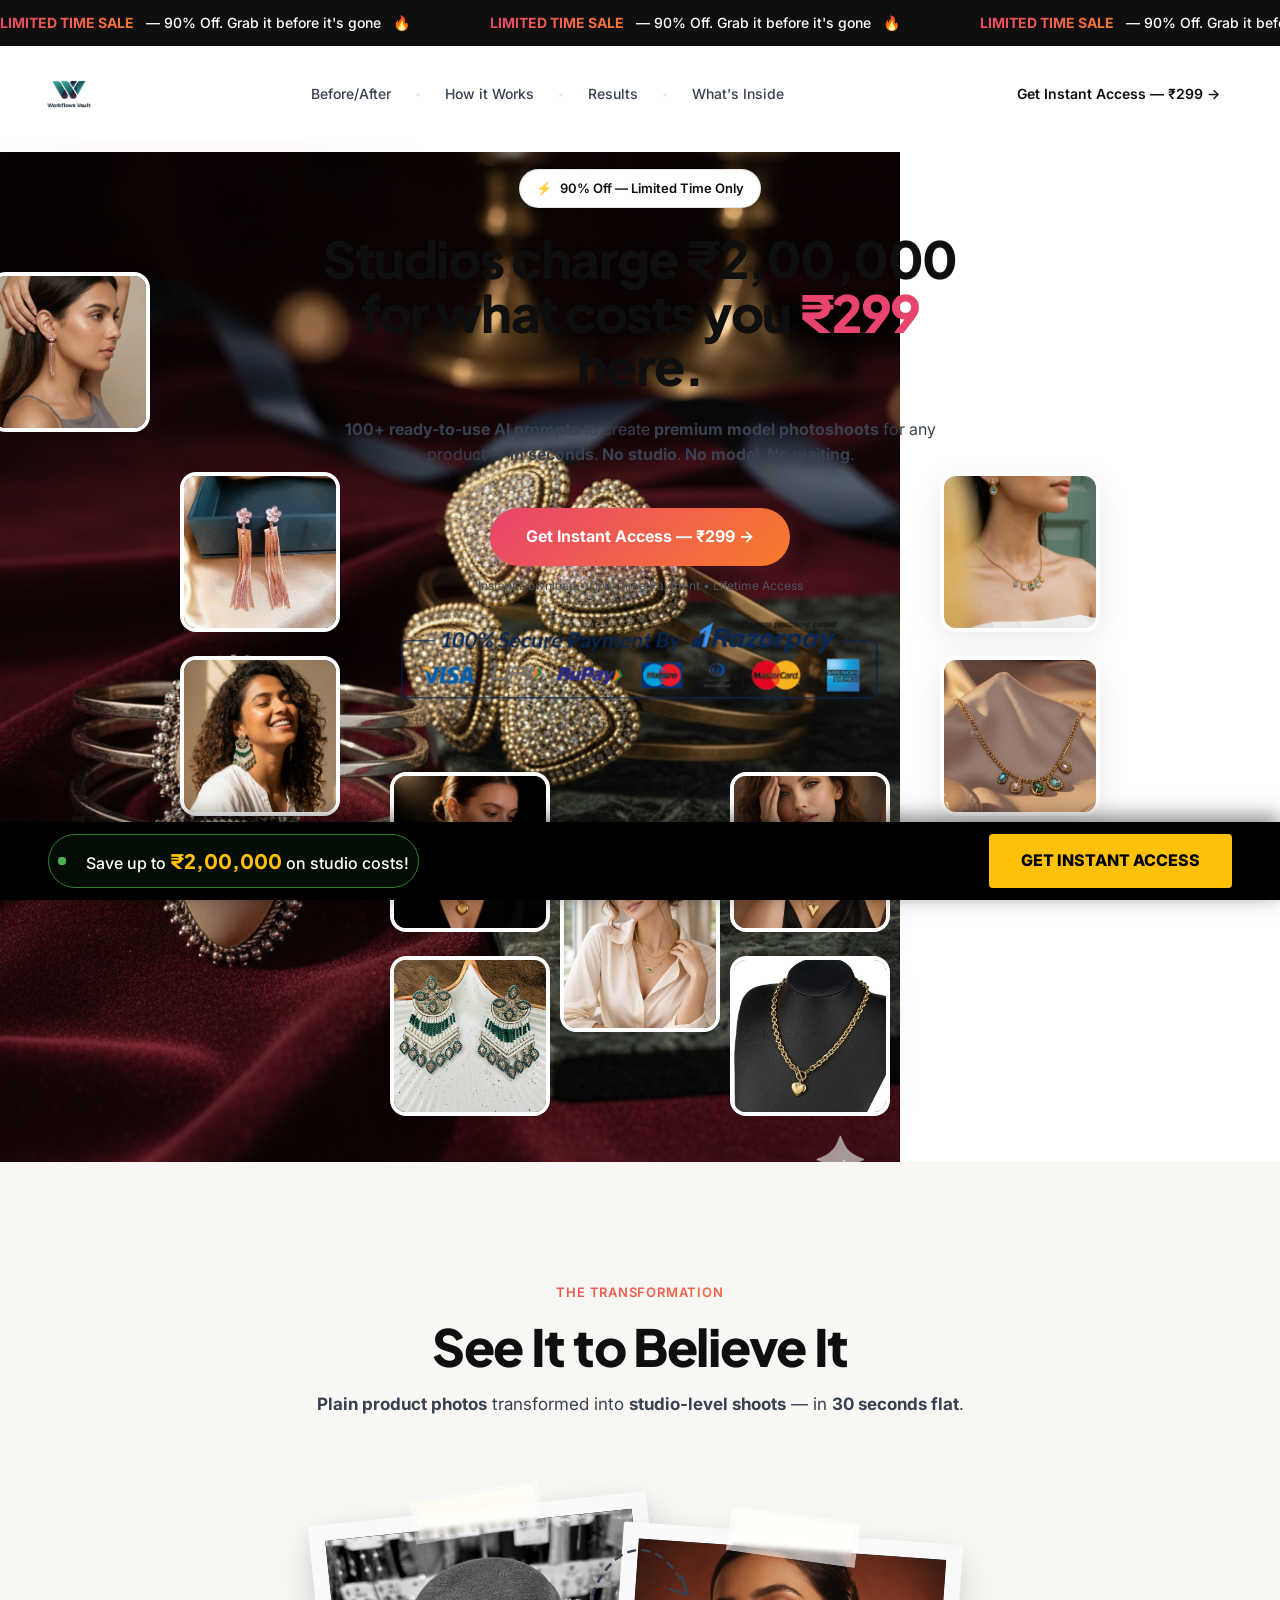
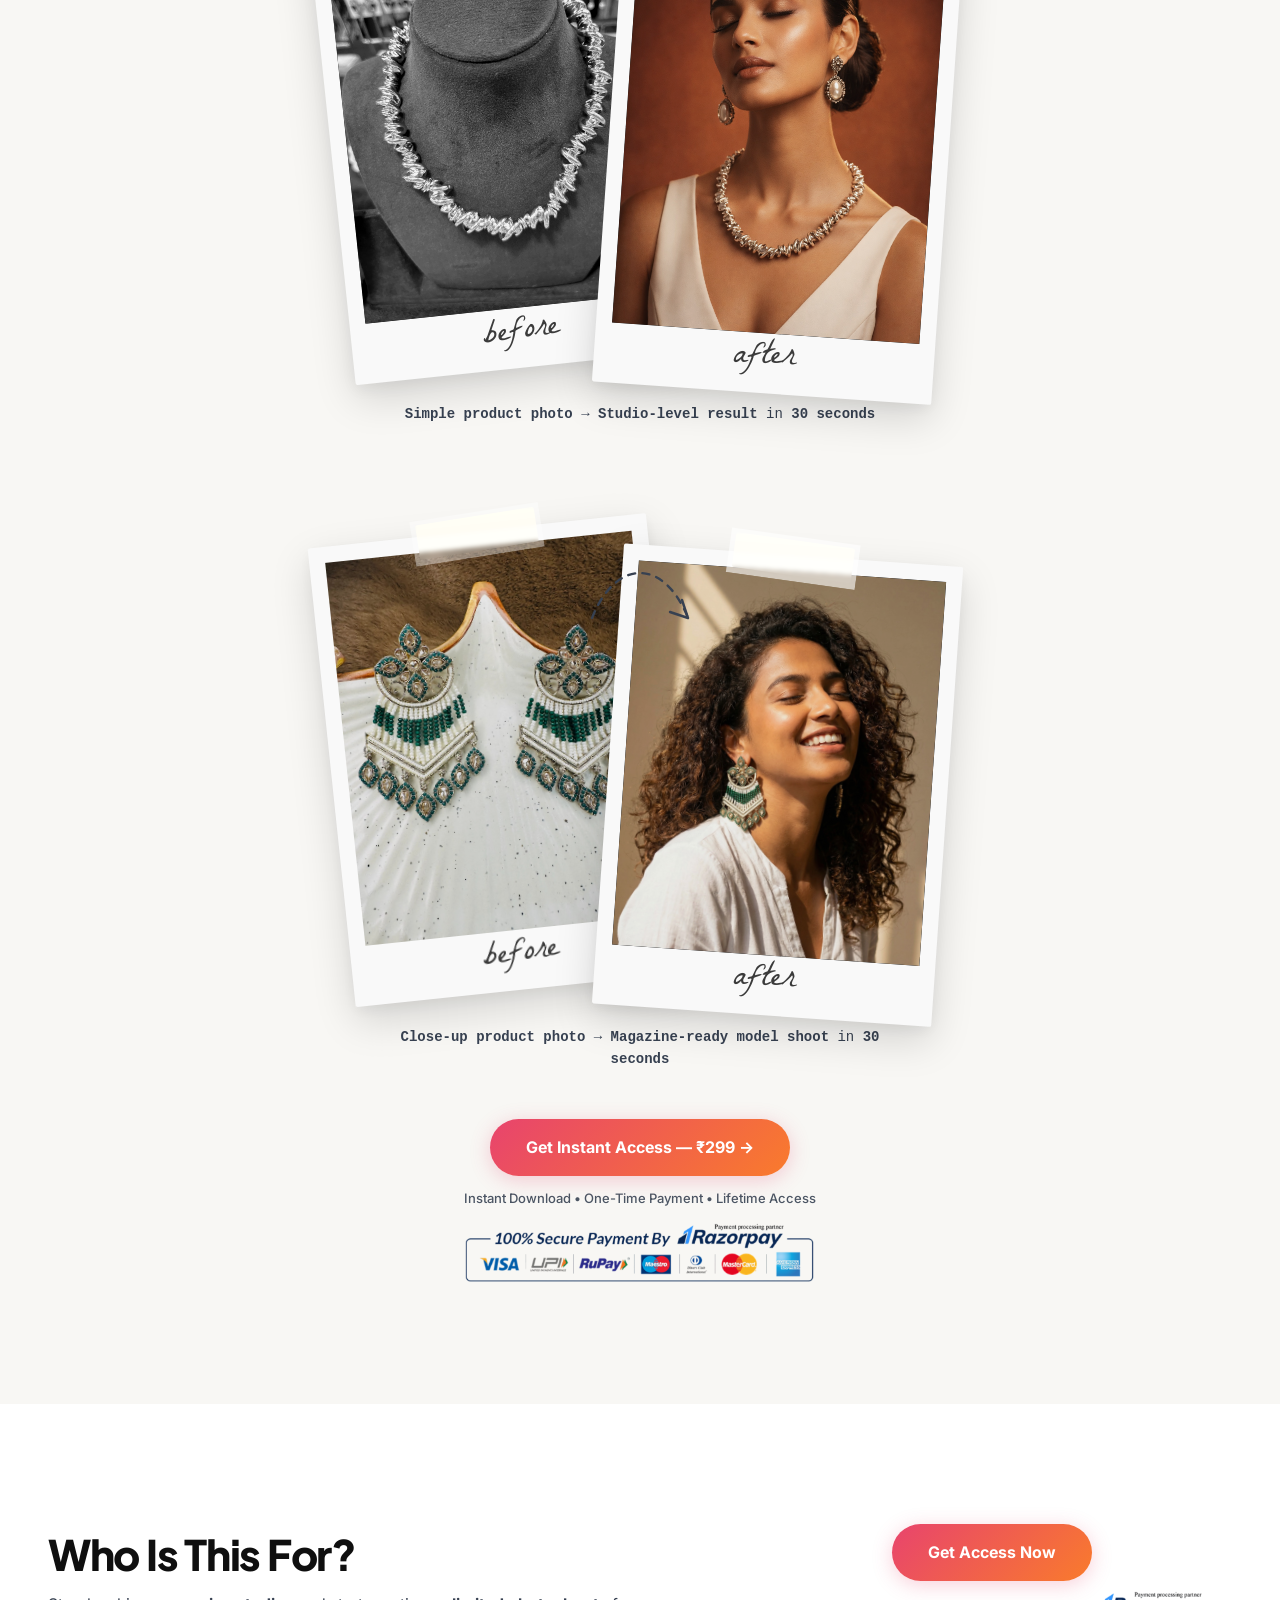
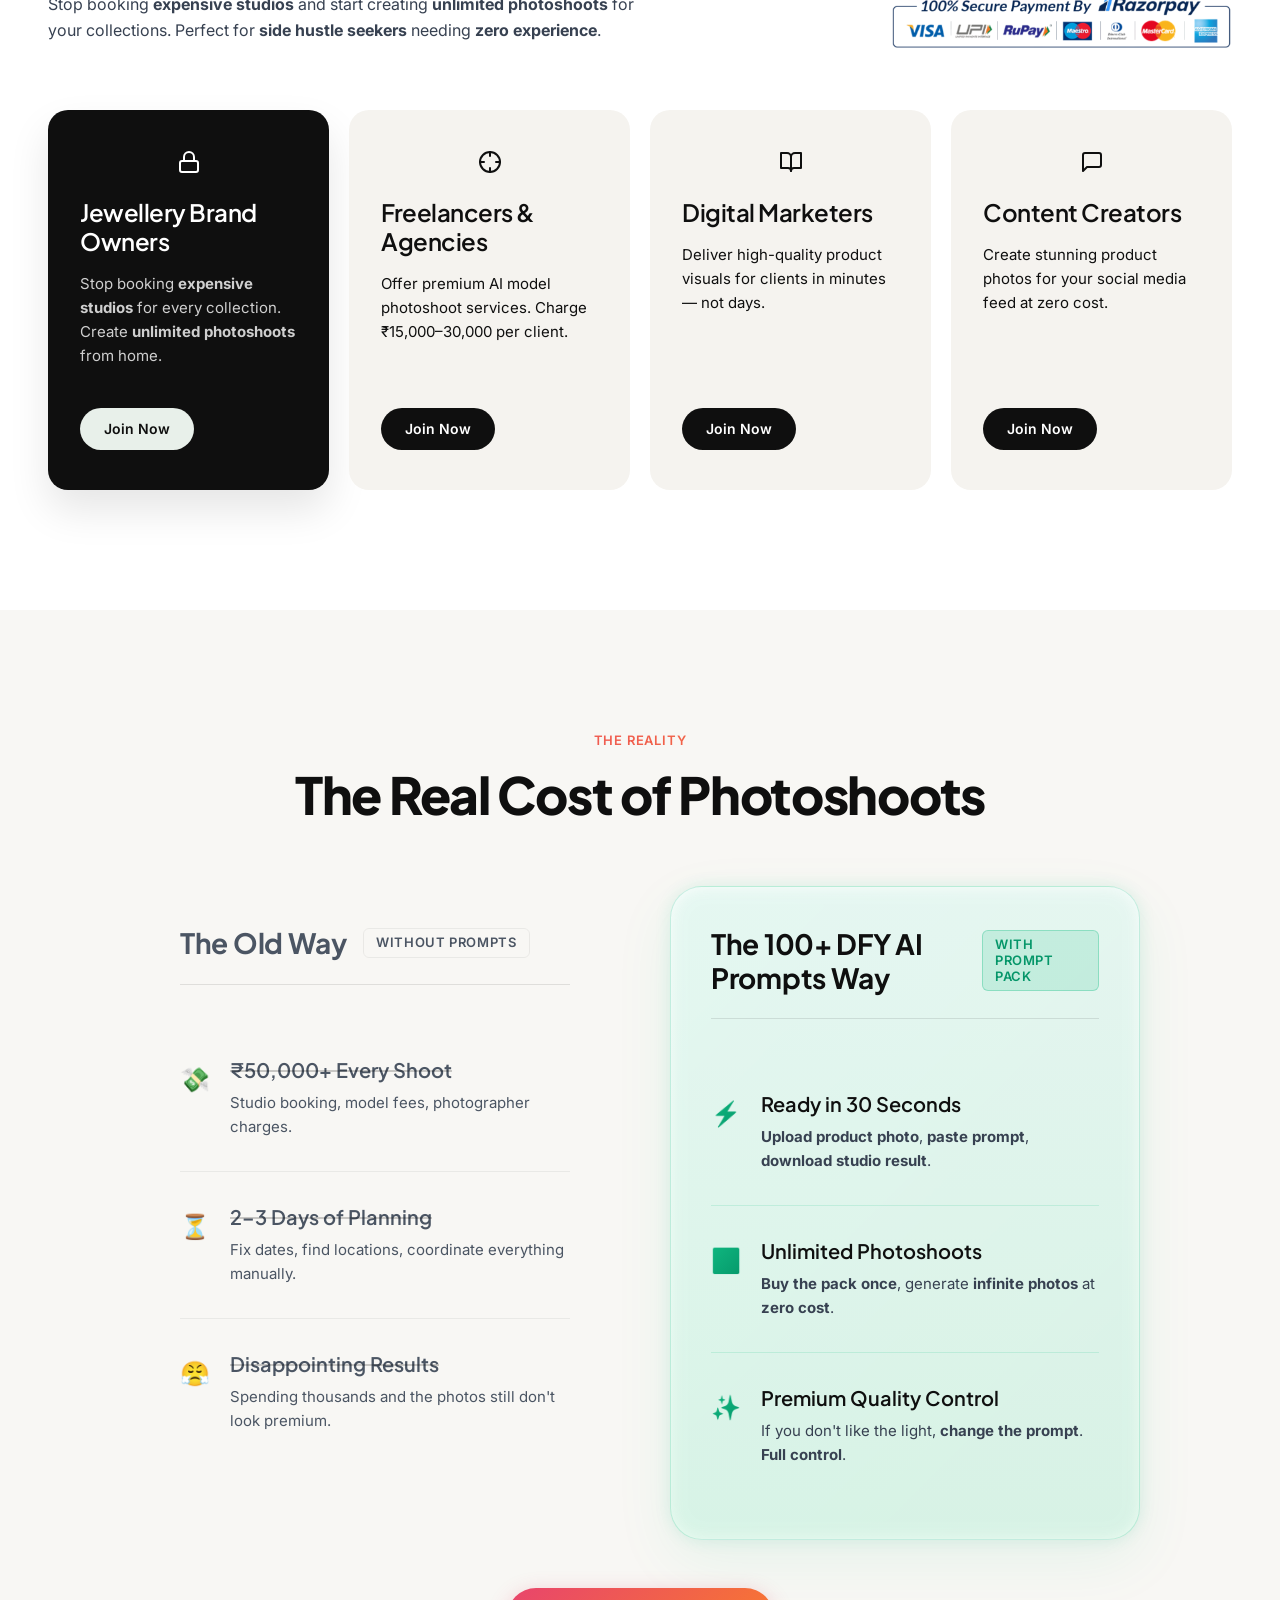
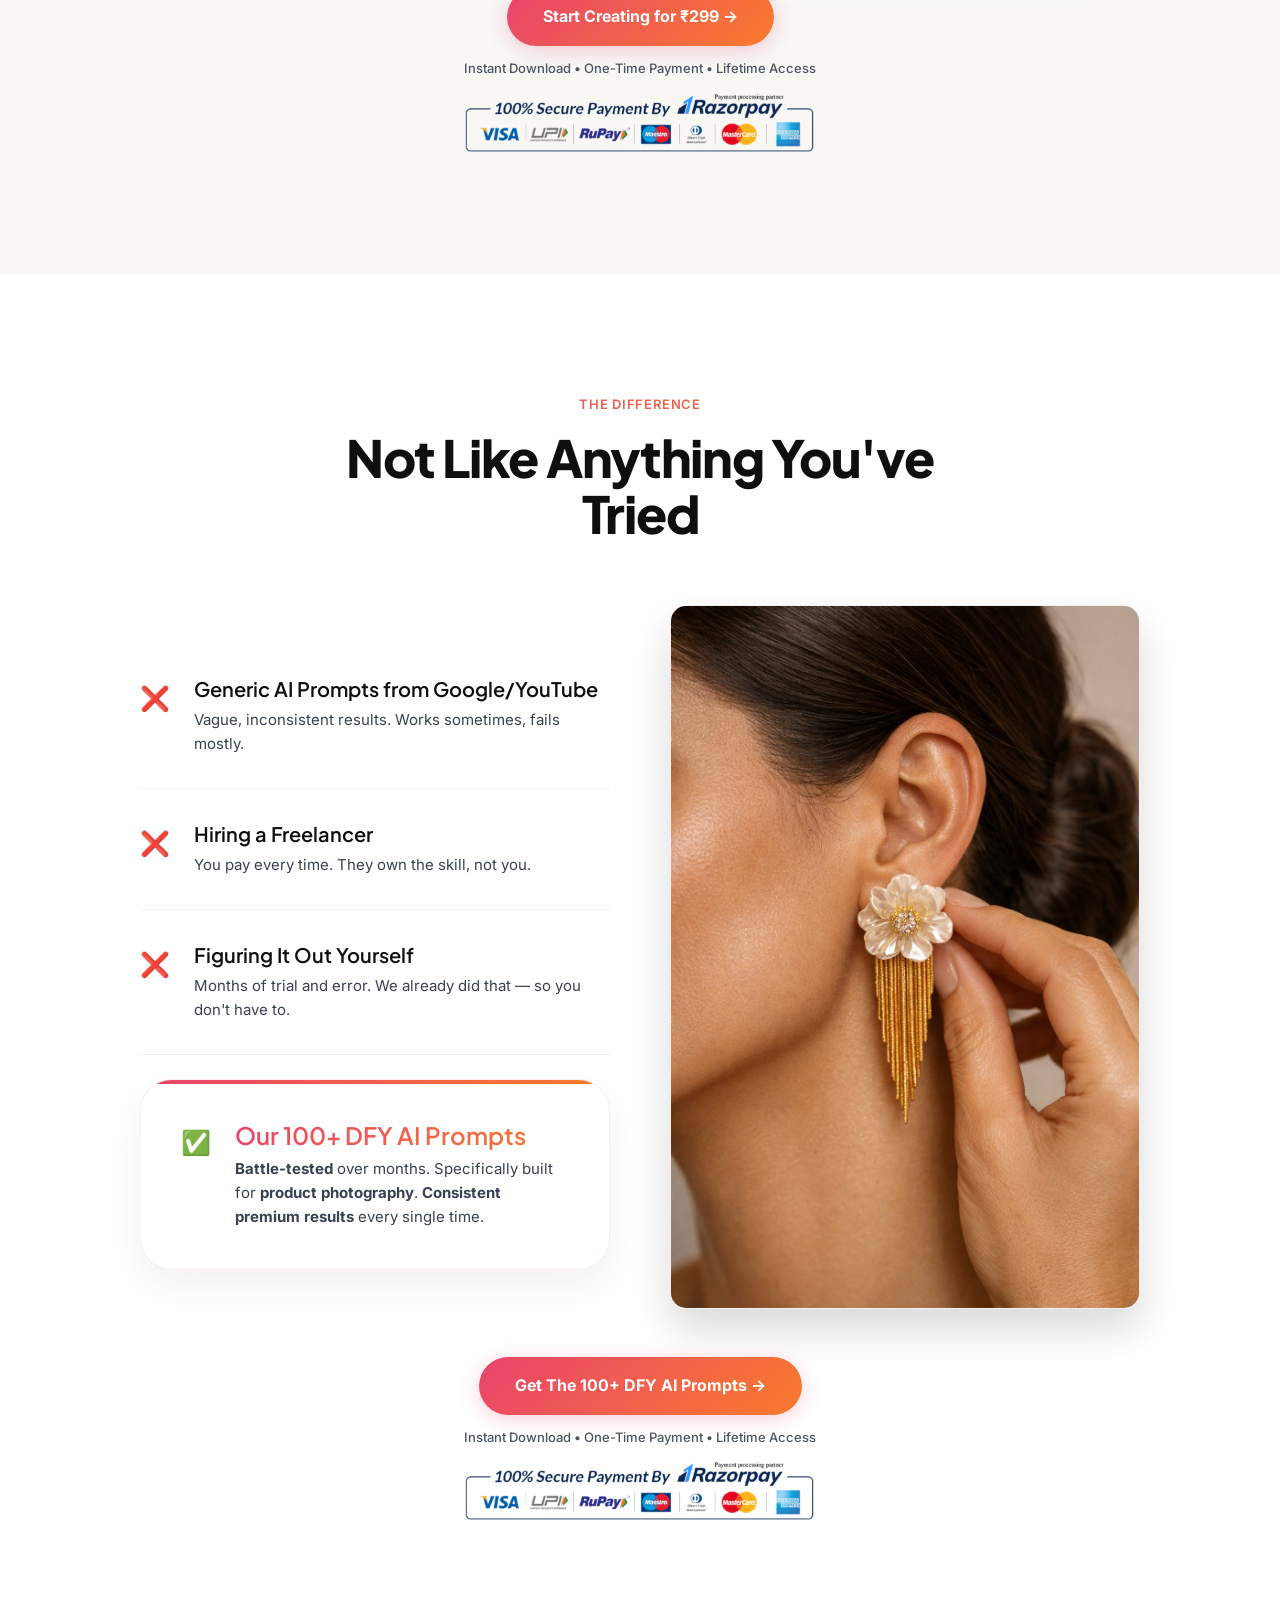
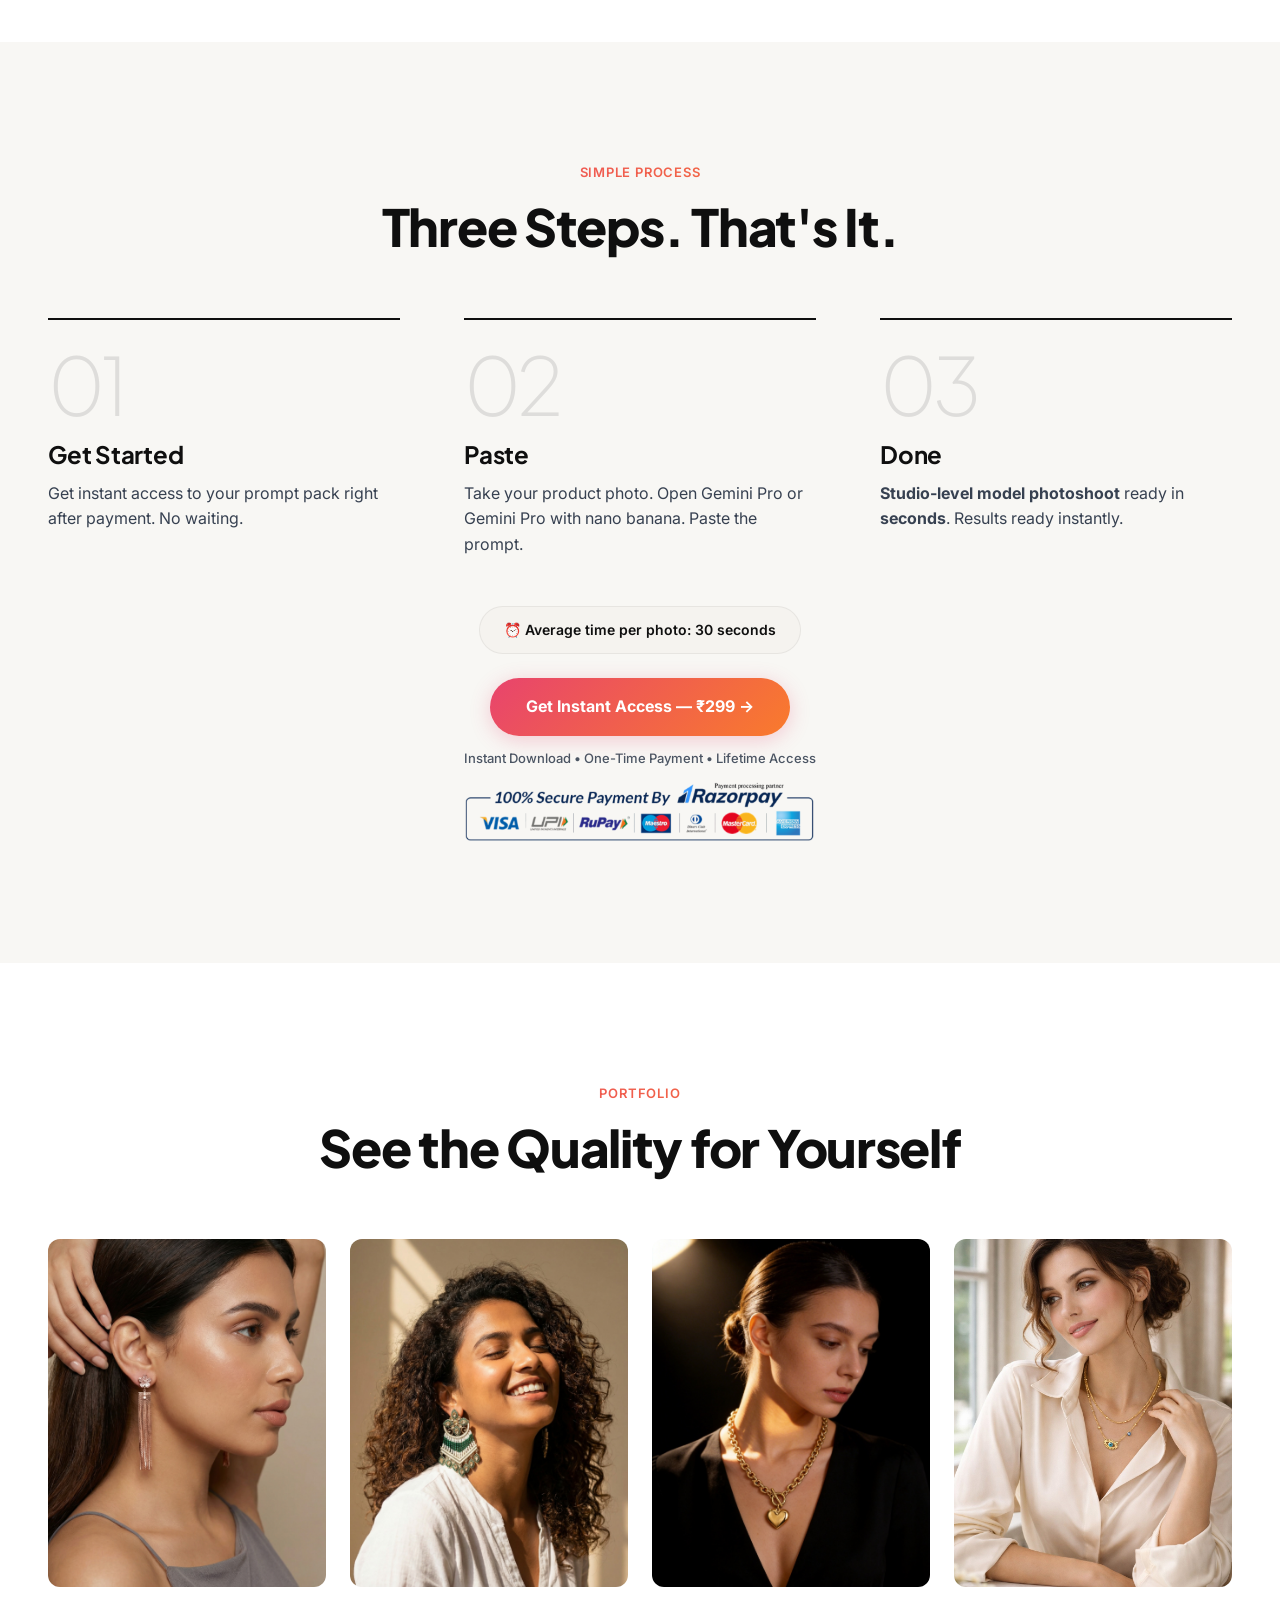
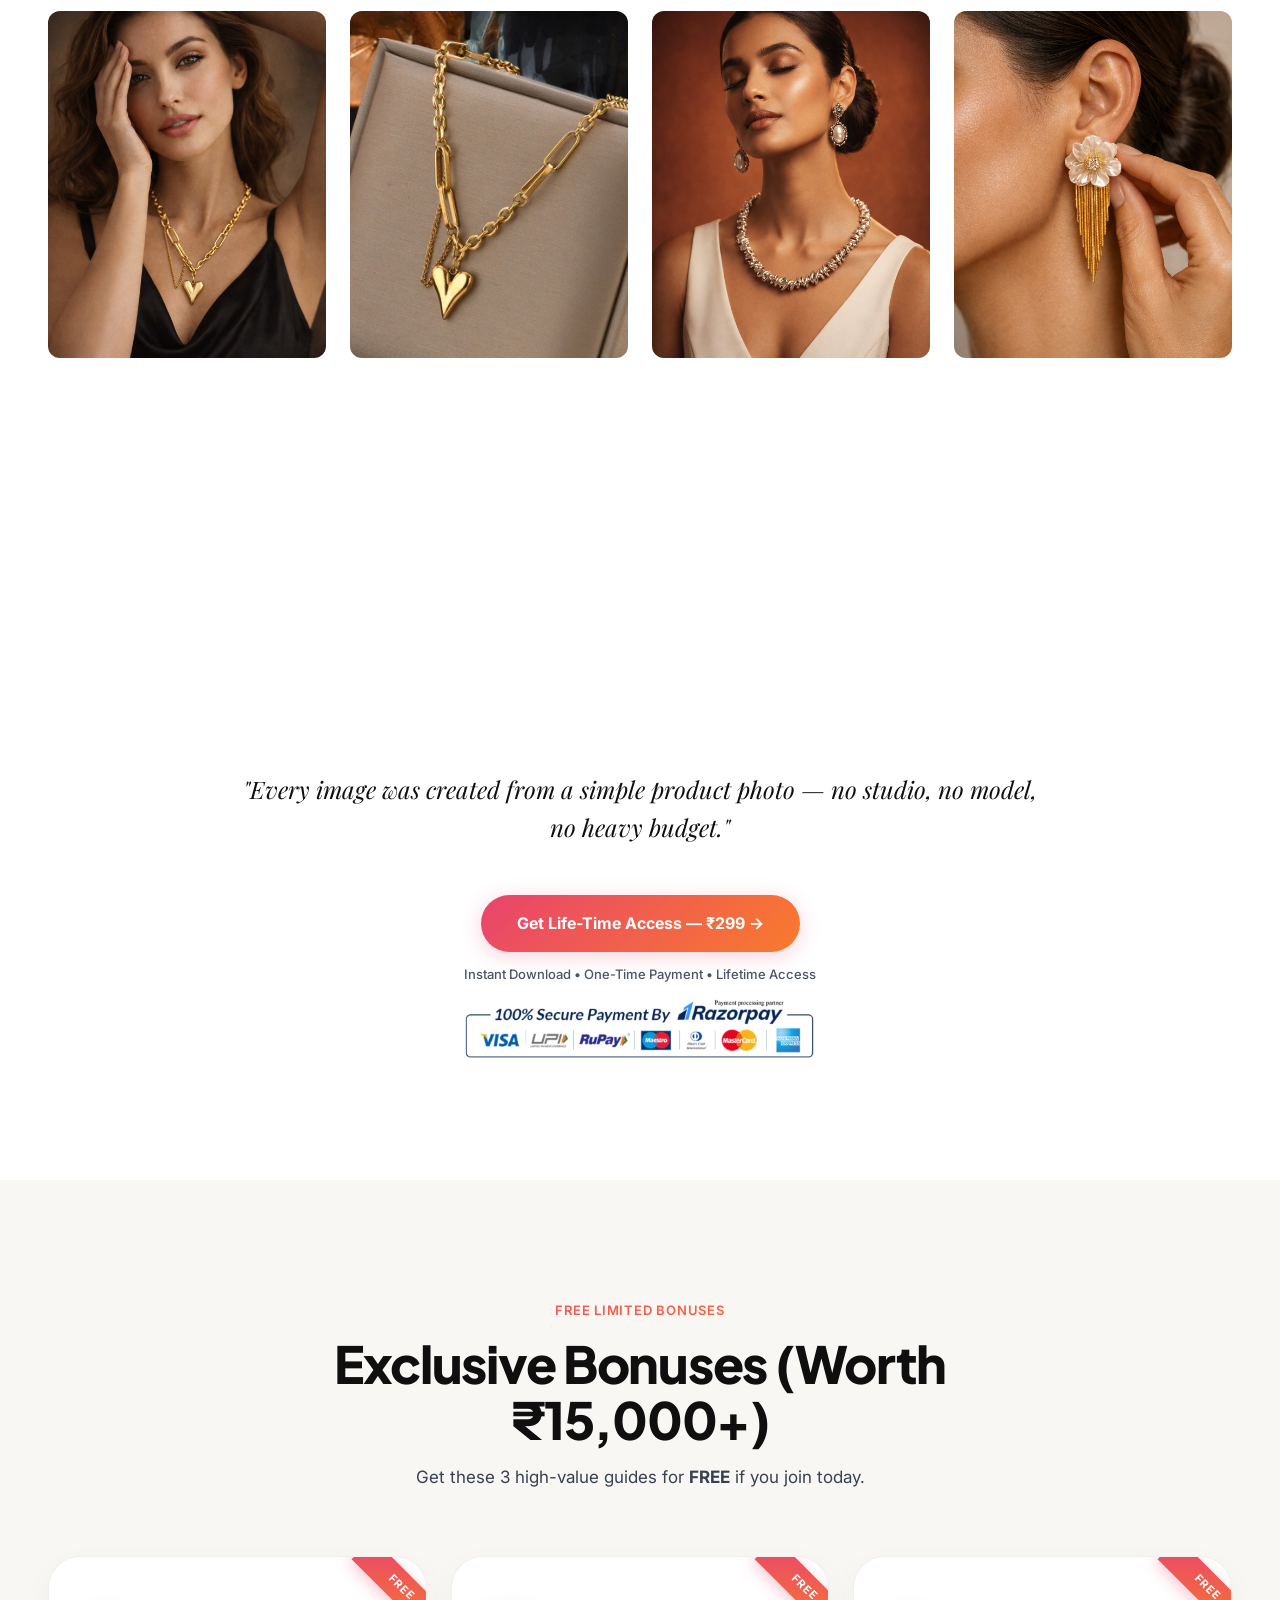
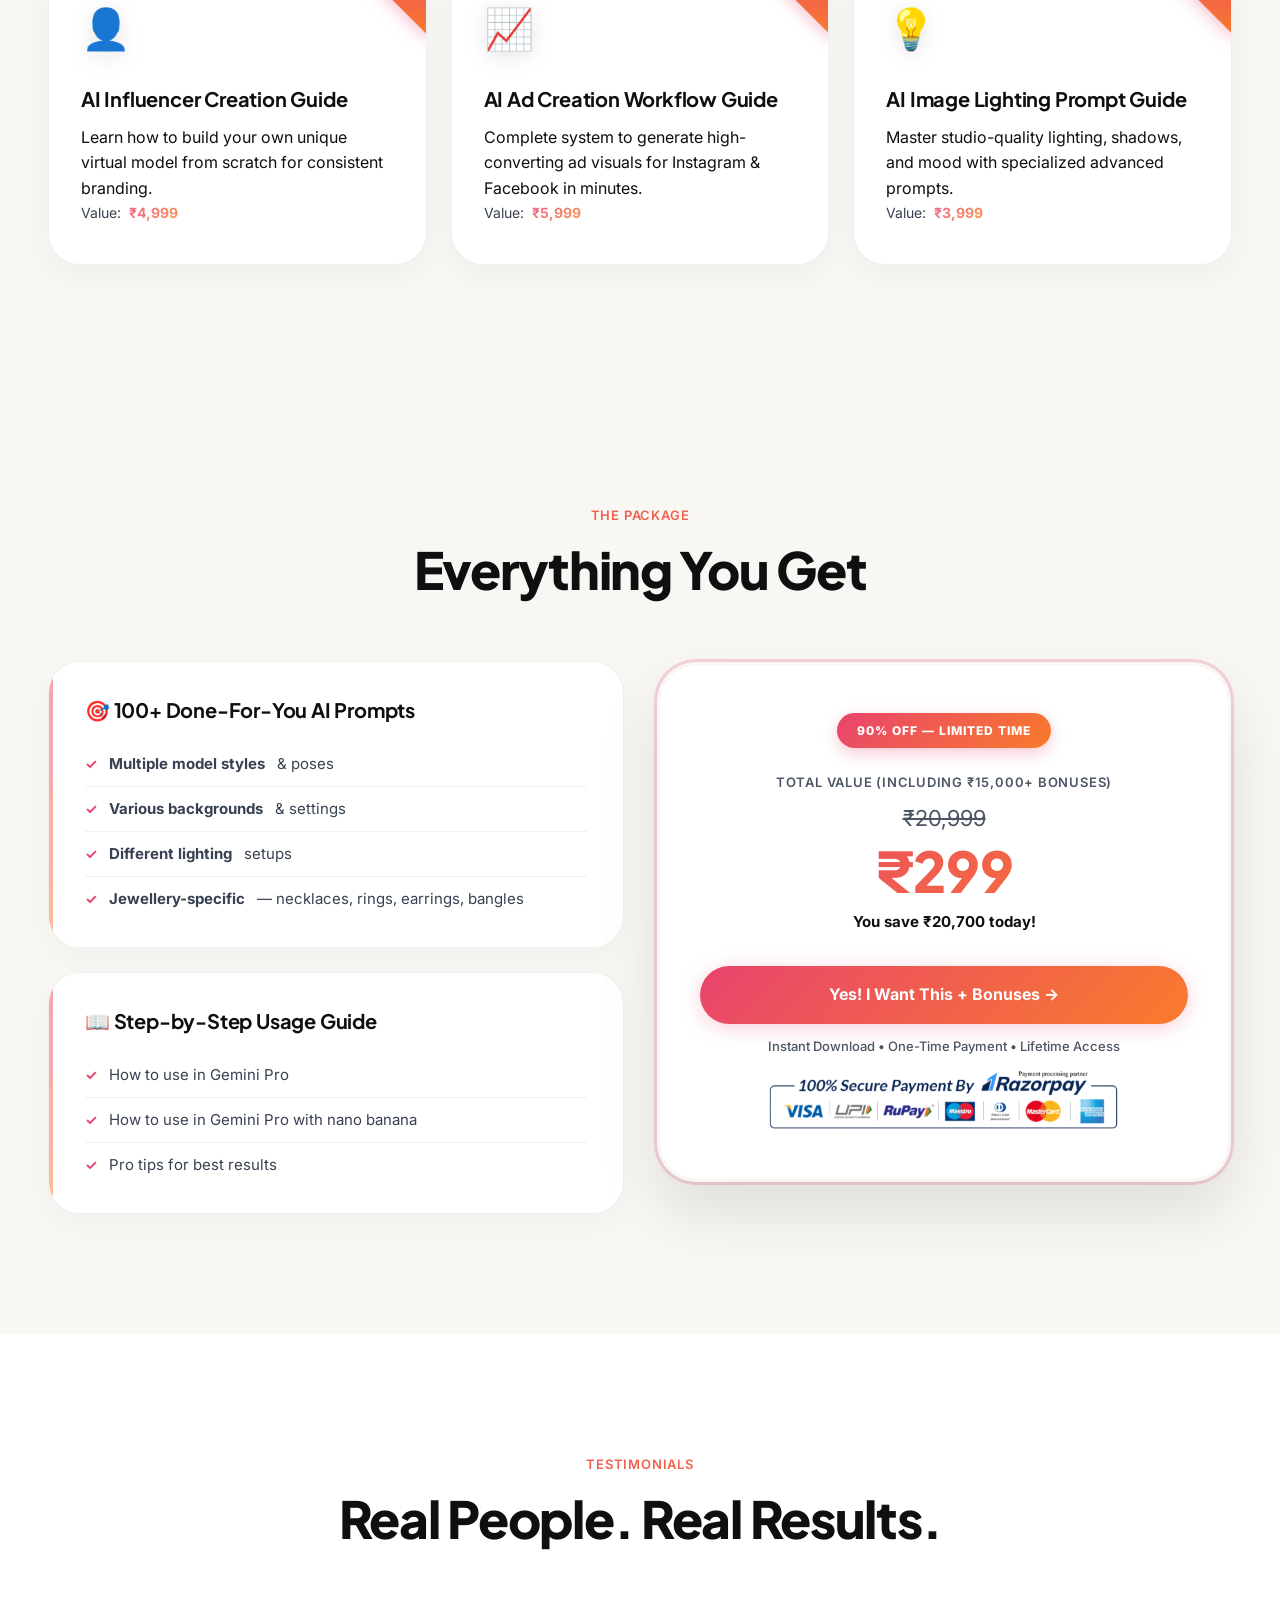
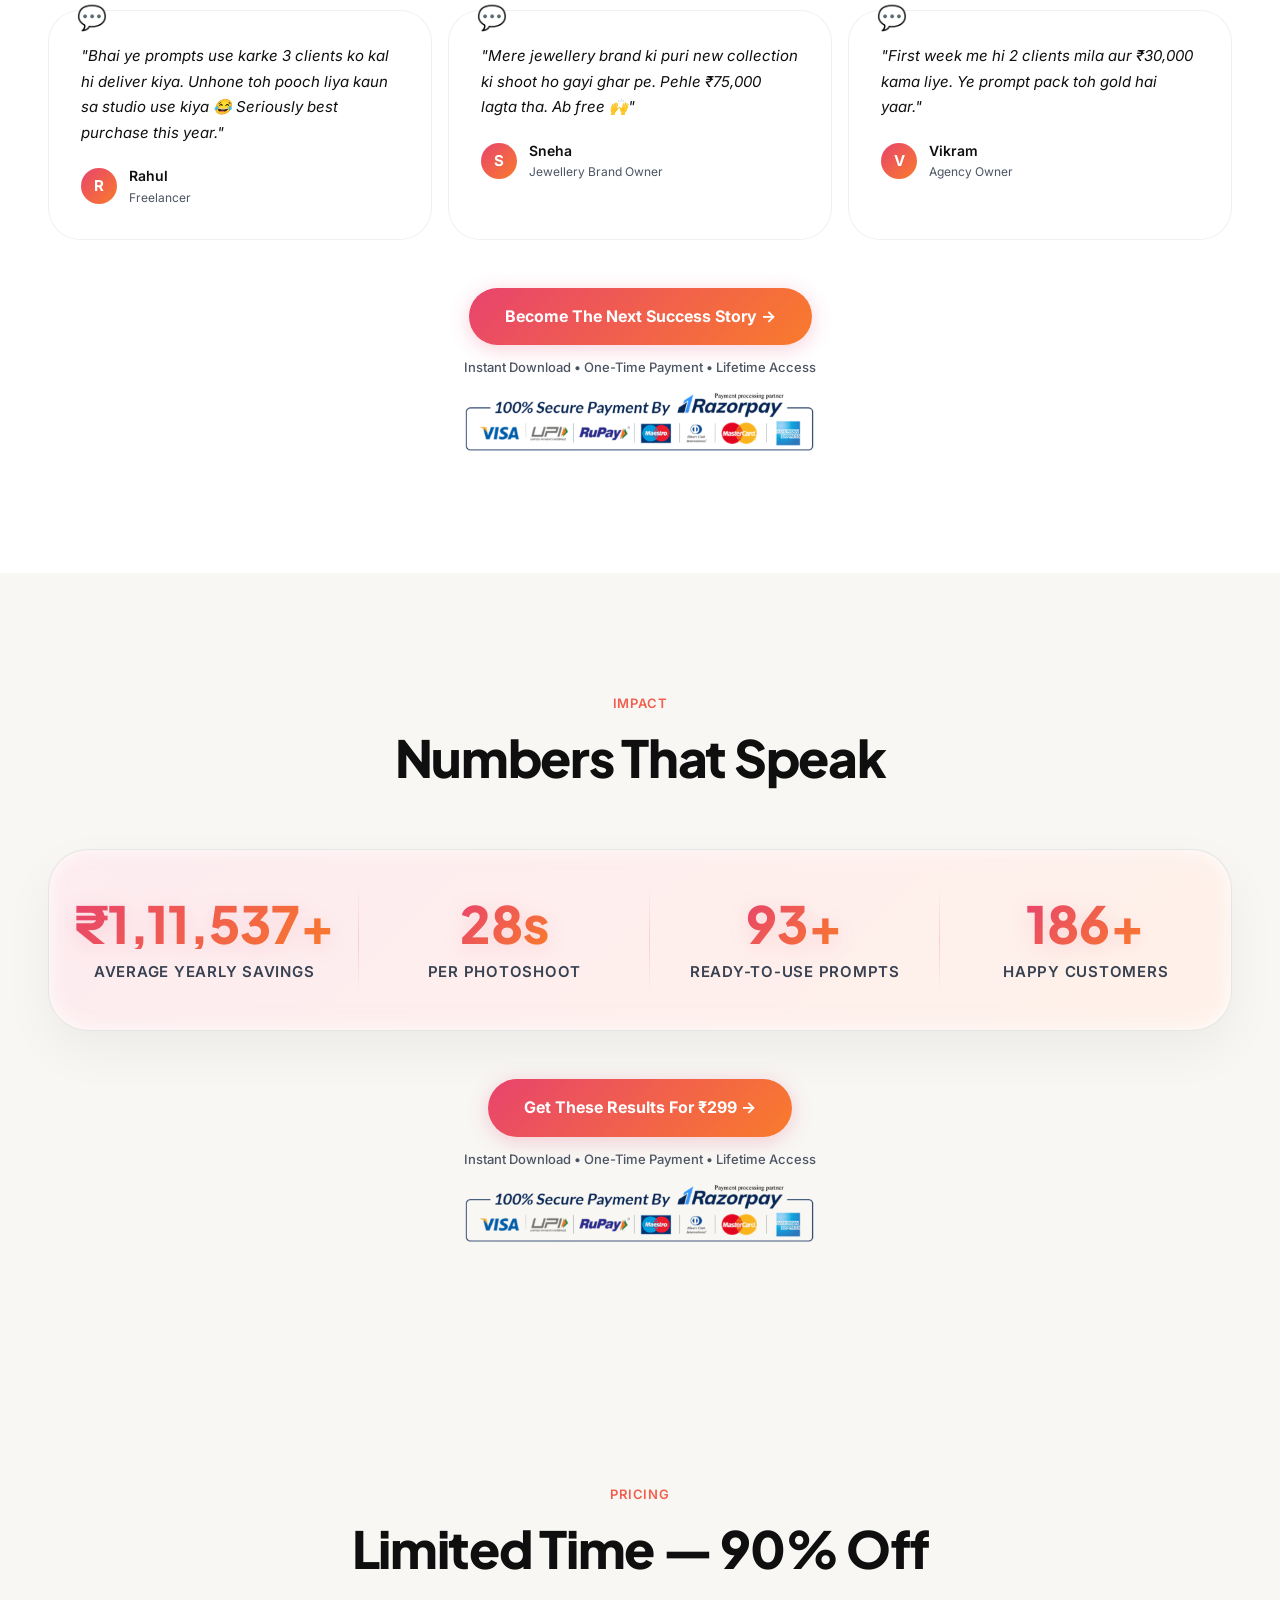
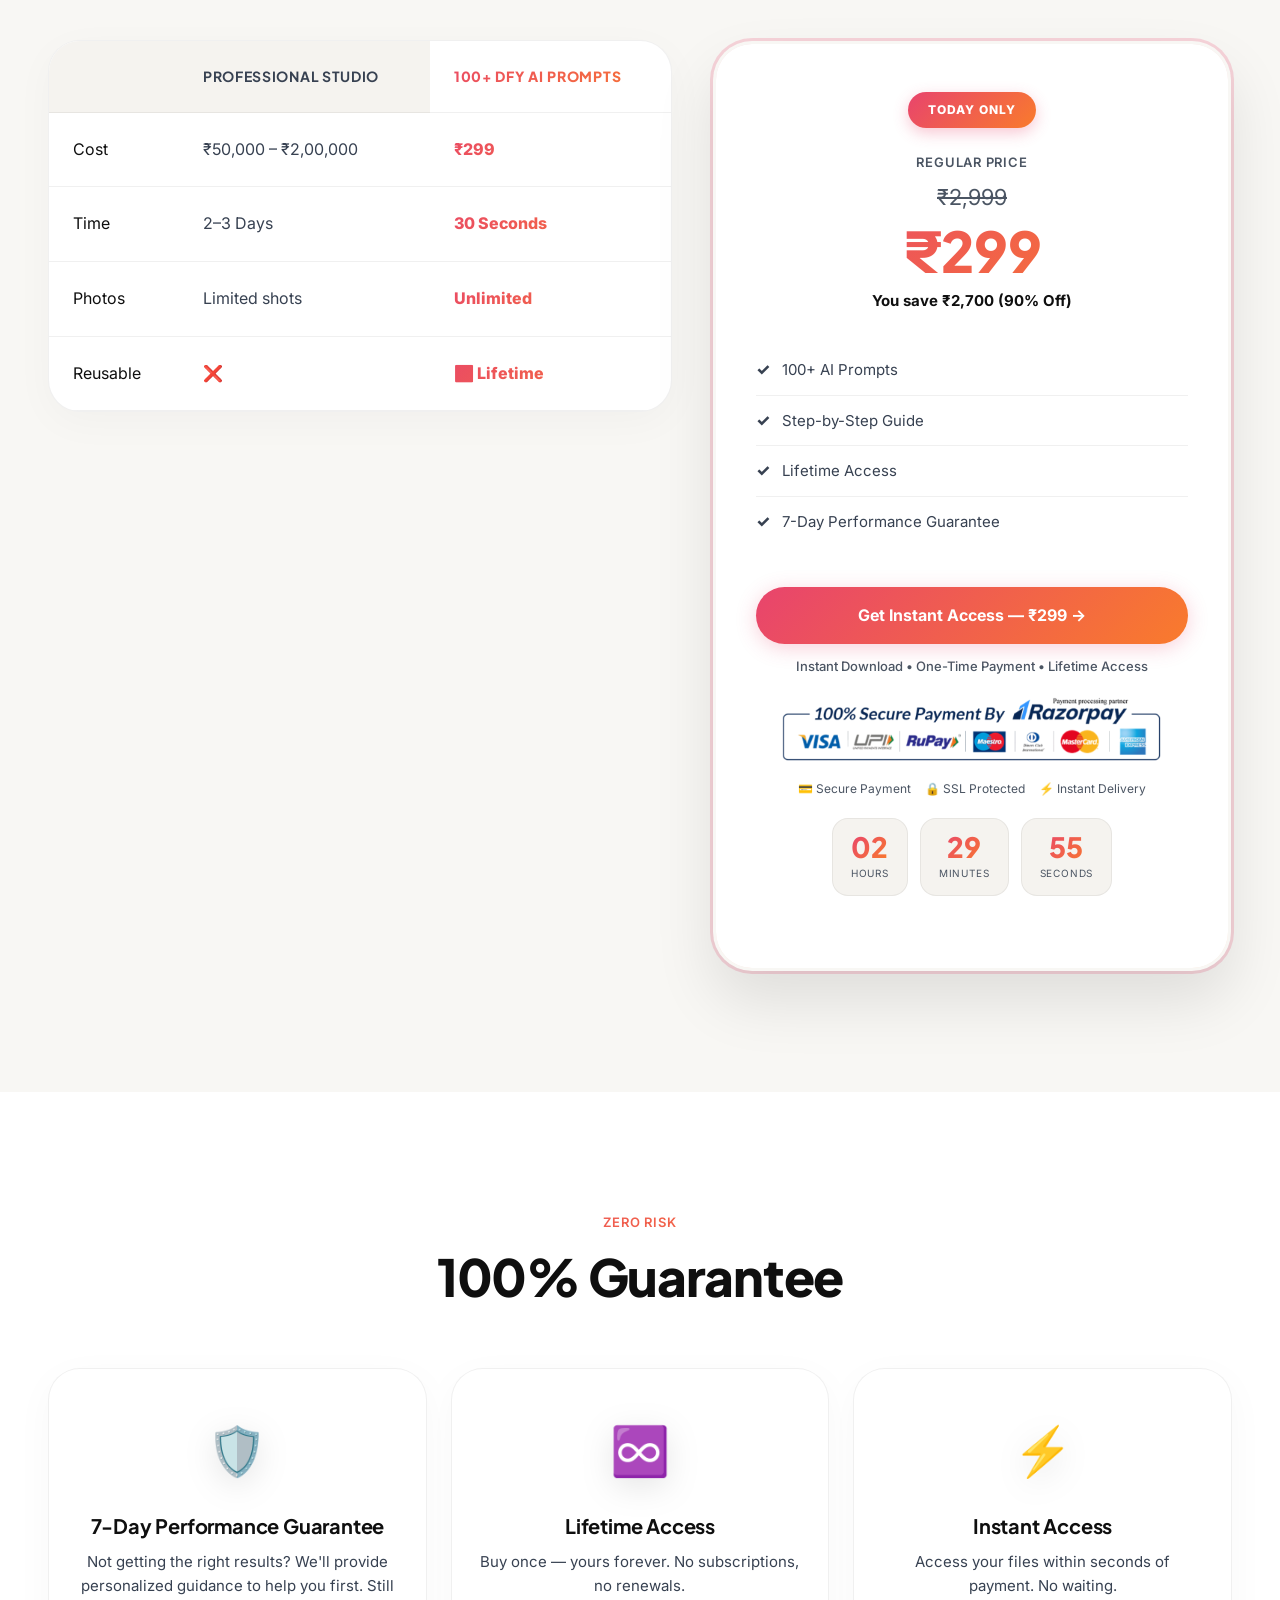
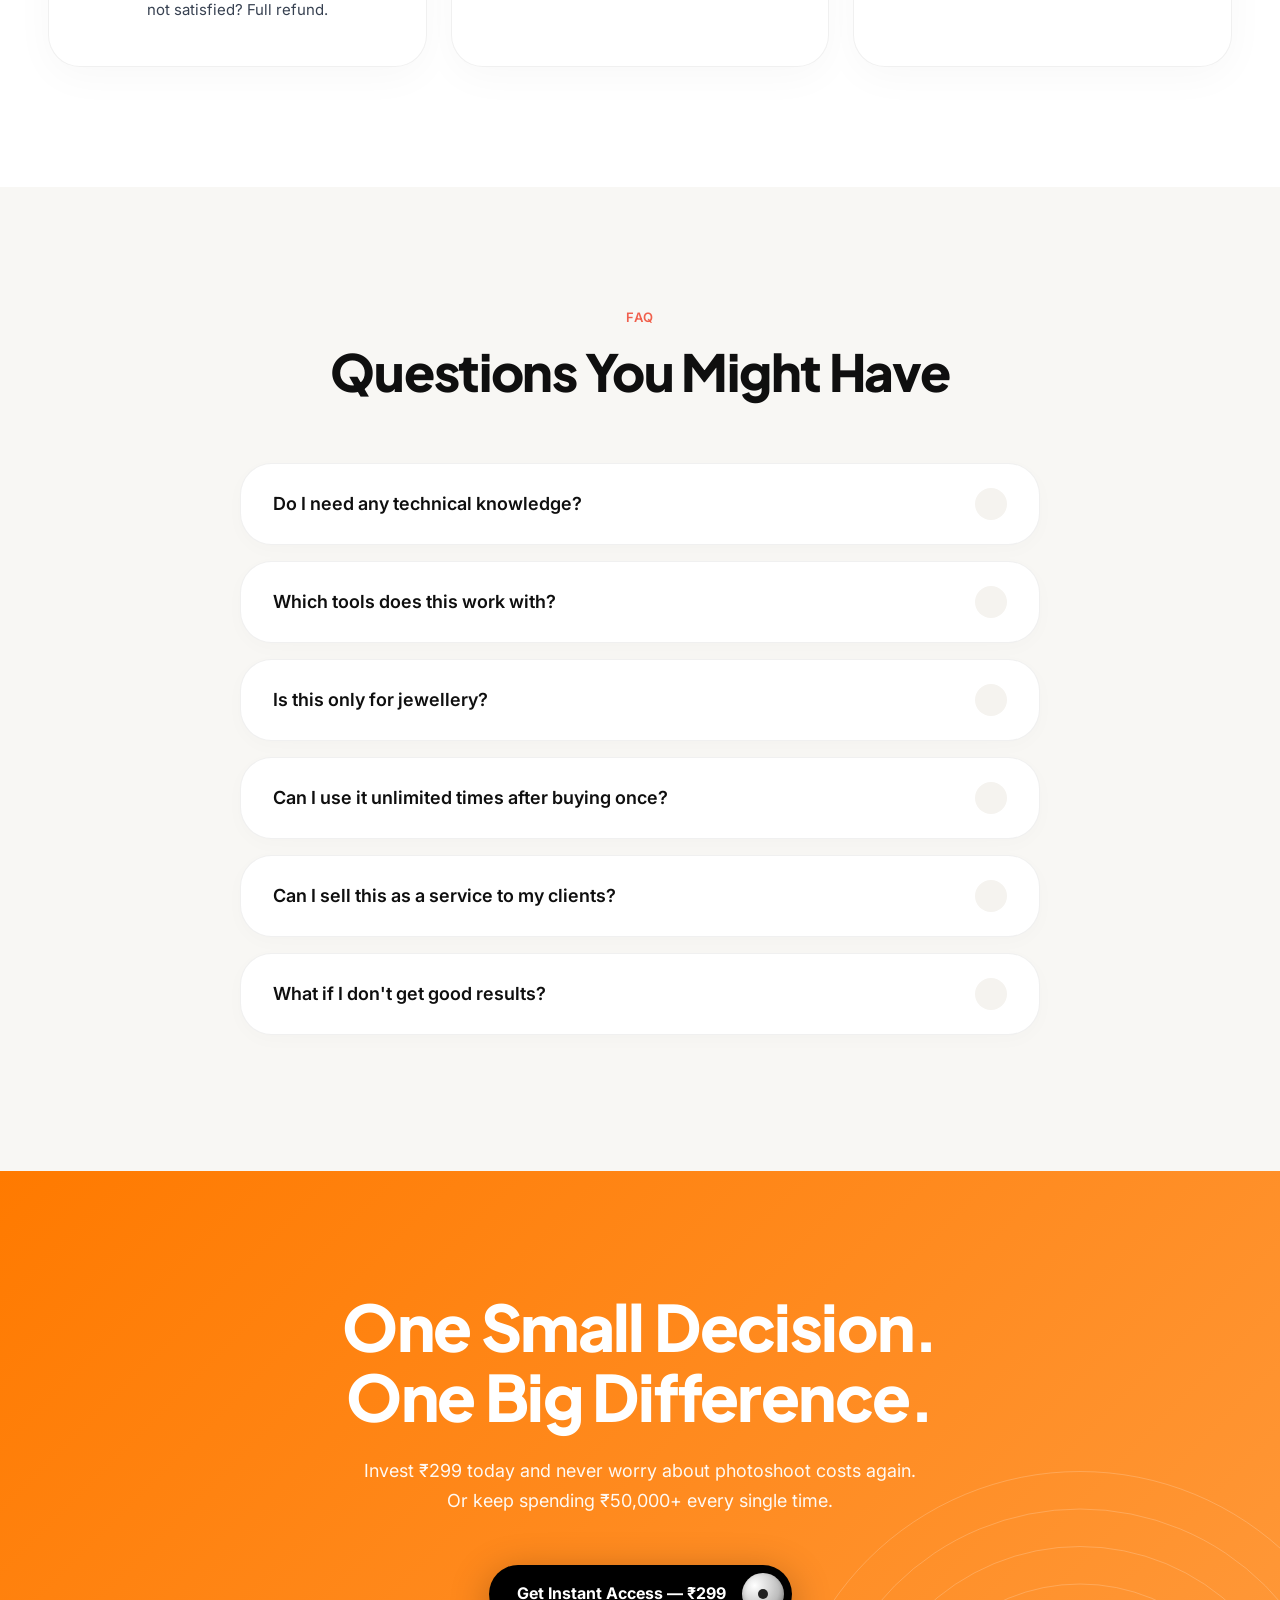
<file: index.html>
<!DOCTYPE html>
<html lang="en">

<head>
    <meta charset="UTF-8">
    <meta name="viewport" content="width=device-width, initial-scale=1.0">
    <title>100+ DFY AI Prompts — Studio-Level Product Photoshoots in Seconds</title>
    <meta name="description"
        content="100+ ready-to-use AI prompts to create premium model photoshoots for any product — in seconds. No studio, no model, no waiting. Just ₹299.">
    <meta name="keywords"
        content="AI prompts, product photography, jewellery photoshoot, AI model photography, 100+ DFY AI Prompts">
    <meta property="og:title" content="100+ DFY AI Prompts — Studio-Level Photoshoots in Seconds">
    <meta property="og:description"
        content="Production studios charge ₹50,000-2,00,000 for what you can get here for ₹299. 100+ ready-to-use AI prompts.">
    <meta property="og:type" content="website">
    <link rel="preconnect" href="https://fonts.googleapis.com">
    <link rel="preconnect" href="https://fonts.gstatic.com" crossorigin>
    <link rel="dns-prefetch" href="https://checkout.razorpay.com">
    <link rel="stylesheet" href="style.css">
</head>

<body>


    <div class="sale-banner" id="top">
        <div class="marquee-content">
            <div class="marquee-item">
                <strong>LIMITED TIME SALE</strong> — 90% Off. Grab it before it's gone <span class="emoji">🔥</span>
            </div>
            <div class="marquee-item">
                <strong>LIMITED TIME SALE</strong> — 90% Off. Grab it before it's gone <span class="emoji">🔥</span>
            </div>
            <div class="marquee-item">
                <strong>LIMITED TIME SALE</strong> — 90% Off. Grab it before it's gone <span class="emoji">🔥</span>
            </div>
            <div class="marquee-item">
                <strong>LIMITED TIME SALE</strong> — 90% Off. Grab it before it's gone <span class="emoji">🔥</span>
            </div>
            <!-- Duplicated for seamless loop -->
            <div class="marquee-item">
                <strong>LIMITED TIME SALE</strong> — 90% Off. Grab it before it's gone <span class="emoji">🔥</span>
            </div>
            <div class="marquee-item">
                <strong>LIMITED TIME SALE</strong> — 90% Off. Grab it before it's gone <span class="emoji">🔥</span>
            </div>
            <div class="marquee-item">
                <strong>LIMITED TIME SALE</strong> — 90% Off. Grab it before it's gone <span class="emoji">🔥</span>
            </div>
            <div class="marquee-item">
                <strong>LIMITED TIME SALE</strong> — 90% Off. Grab it before it's gone <span class="emoji">🔥</span>
            </div>
        </div>
    </div>

    <!-- === NAVIGATION === -->
    <nav class="nav">
        <div class="nav-inner">
            <a href="#top" class="nav-logo">
                <img src="images/Logo.png" alt="100+ DFY AI Prompts" class="nav-logo-img">
            </a>

            <div class="nav-links">
                <a href="#before-after">Before/After</a>
                <span class="dot">•</span>
                <a href="#how-it-works">How it Works</a>
                <span class="dot">•</span>
                <a href="#results">Results</a>
                <span class="dot">•</span>
                <a href="#whats-inside">What's Inside</a>
            </div>

            <a href="https://rzp.io/rzp/0pQzrsTY" class="nav-cta">Get Instant Access — ₹299 →</a>
        </div>
    </nav>

    <!-- === HERO SECTION === -->
    <section class="hero" id="hero">
        <div class="hero-particles">
            <div class="particle"></div>
            <div class="particle"></div>
            <div class="particle"></div>
            <div class="particle"></div>
            <div class="particle"></div>
            <div class="particle"></div>
        </div>
        <div class="container">
            <div class="hero-layout-centered">

                <!-- Centered Text Content -->
                <div class="hero-text-centered">
                    <div class="hero-label">
                        <span class="fire">⚡</span> 90% Off — Limited Time Only
                    </div>
                    <h1 class="hero-headline">
                        Studios charge <span class="highlight">₹2,00,000</span> for what costs you <span
                            class="highlight">₹299</span> here.
                    </h1>
                    <p class="hero-sub">
                        <strong>100+ ready-to-use AI prompts</strong> to create <strong>premium model
                            photoshoots</strong> for any product — <strong>in seconds</strong>.
                        <strong>No studio</strong>. <strong>No model</strong>. <strong>No waiting</strong>.
                    </p>
                    <div class="hero-cta-wrap">
                        <a href="https://rzp.io/rzp/0pQzrsTY" class="btn-primary">Get Instant Access — ₹299 →</a>
                        <span class="btn-sub">Instant Download • One-Time Payment • Lifetime Access</span>
                        <img src="images/razorpay-secure.png" alt="Secure Payment" class="hero-trust-badge">
                    </div>
                </div>

                <!-- Background Falling Grid -->
                <!-- Background Falling Grid -->
                <div class="hero-falling-grid">
                    <!-- Pair 1: New High Quality Set 1 -->
                    <div class="grid-col col-1 mobile-hide">
                        <img src="images/after-1.jpeg" alt="Model Result 1">
                    </div>
                    <div class="grid-col col-2">
                        <img src="images/before-1.jpeg" alt="Product 1">
                        <img src="images/after-2.jpeg" alt="Model Result 2">
                    </div>

                    <!-- Pair 2: New High Quality Set 2 -->
                    <div class="grid-col col-3">
                        <img src="images/after-3.jpeg" alt="Model Result 3">
                        <img src="images/before-2.jpeg" alt="Product 2">
                    </div>
                    <div class="grid-col col-4 mobile-hide">
                        <img src="images/after-4.jpeg" alt="Model Result 4">
                    </div>

                    <!-- Pair 3: New High Quality Set 3 -->
                    <div class="grid-col col-5">
                        <img src="images/after-5.jpeg" alt="Model Result 5">
                        <img src="images/before-3.jpeg" alt="Product 3">
                    </div>

                    <div class="grid-col col-6 mobile-hide">
                        <img src="images/after.jpeg" alt="Model Result 6">
                        <img src="images/before.jpeg" alt="Model Result 7">
                    </div>
                    <div class="card-image stagger-item">
                        <img src="images/Gemini_Generated_Image_7oxxd77oxxd77oxx.png" alt="Usage Guide Result" loading="lazy">
                        <div class="result-tag">Studio Result</div>
                    </div>
                </div>
            </div>


        </div>
        </div>
    </section>

    <!-- === BEFORE / AFTER SECTION === -->
    <section class="section-alt" id="before-after">
        <div class="container">
            <div class="section-header reveal">
                <span class="label label-gradient">The Transformation</span>
                <h2>See It to Believe It</h2>
                <p><strong>Plain product photos</strong> transformed into <strong>studio-level shoots</strong> — in
                    <strong>30 seconds flat</strong>.
                </p>
            </div>
            <div class="polaroid-showcase stagger">
                <!-- Example 1 -->
                <div class="polaroid-group">
                    <div class="polaroids-container">
                        <div class="polaroid p-before">
                            <div class="polaroid-tape"></div>
                            <div class="polaroid-img-wrap">
                                <img src="images/before 2.jpeg" alt="Before" class="img-grayscale">
                            </div>
                            <div class="polaroid-text">before</div>
                        </div>

                        <div class="polaroid-arrow">
                            <svg viewBox="0 0 100 80" fill="none" xmlns="http://www.w3.org/2000/svg">
                                <path d="M10 60 C 30 10, 70 10, 90 60" stroke="var(--text-secondary)" stroke-width="2"
                                    stroke-linecap="round" fill="none" stroke-dasharray="6 6" />
                                <polyline points="75 55 90 60 85 45" stroke="var(--text-secondary)" stroke-width="2"
                                    stroke-linecap="round" stroke-linejoin="round" fill="none" />
                            </svg>
                        </div>

                        <div class="polaroid p-after">
                            <div class="polaroid-tape"></div>
                            <div class="polaroid-img-wrap">
                                <img src="images/after 2.png" alt="After">
                            </div>
                            <div class="polaroid-text">after</div>
                        </div>
                    </div>
                    <p class="ba-caption"><strong>Simple product photo</strong> → <strong>Studio-level result</strong>
                        in <strong>30 seconds</strong></p>
                </div>

                <!-- Example 2 -->
                <div class="polaroid-group">
                    <div class="polaroids-container">
                        <div class="polaroid p-before">
                            <div class="polaroid-tape"></div>
                            <div class="polaroid-img-wrap">
                                <img src="images/before-2.jpeg" alt="Before" loading="lazy">
                            </div>
                            <div class="polaroid-text">before</div>
                        </div>

                        <div class="polaroid-arrow">
                            <svg viewBox="0 0 100 80" fill="none" xmlns="http://www.w3.org/2000/svg">
                                <path d="M10 60 C 30 10, 70 10, 90 60" stroke="var(--text-secondary)" stroke-width="2"
                                    stroke-linecap="round" fill="none" stroke-dasharray="6 6" />
                                <polyline points="75 55 90 60 85 45" stroke="var(--text-secondary)" stroke-width="2"
                                    stroke-linecap="round" stroke-linejoin="round" fill="none" />
                            </svg>
                        </div>

                        <div class="polaroid p-after">
                            <div class="polaroid-tape"></div>
                            <div class="polaroid-img-wrap">
                                <img src="images/after-2.jpeg" alt="After" loading="lazy">
                            </div>
                            <div class="polaroid-text">after</div>
                        </div>
                    </div>
                    <p class="ba-caption"><strong>Close-up product photo</strong> → <strong>Magazine-ready model
                            shoot</strong> in
                        <strong>30 seconds</strong>
                    </p>
                </div>
            </div>
            <div style="text-align:center; margin-top:48px;" class="reveal">
                <a href="https://rzp.io/rzp/0pQzrsTY" class="btn-primary">Get Instant Access — ₹299 →</a>
                <p class="btn-trust-line">Instant Download • One-Time Payment • Lifetime Access</p>
                <img src="images/razorpay-secure.png" alt="Secure Payment" class="btn-trust-badge">
            </div>
        </div>
    </section>

    <!-- === WHO IS THIS FOR === -->
    <section id="audience">
        <div class="container">
            <div class="audience-header reveal">
                <div class="audience-header-text">
                    <h2>Who Is This For?</h2>
                    <p>Stop booking <strong>expensive studios</strong> and start creating <strong>unlimited
                            photoshoots</strong> for your collections.
                        Perfect for <strong>side hustle seekers</strong> needing <strong>zero experience</strong>.</p>
                </div>
                <div class="audience-header-cta">
                    <a href="https://rzp.io/rzp/0pQzrsTY" class="btn-primary">Get Access Now</a>
                    <img src="images/razorpay-secure.png" alt="Secure Payment" class="btn-trust-badge"
                        style="margin-top: 10px; max-width: 340px;">
                </div>
            </div>

            <div class="audience-grid stagger">
                <div class="audience-card">
                    <span class="audience-icon">
                        <svg width="24" height="24" viewBox="0 0 24 24" fill="none" stroke="currentColor"
                            stroke-width="2" stroke-linecap="round" stroke-linejoin="round">
                            <rect x="3" y="11" width="18" height="11" rx="2" ry="2"></rect>
                            <path d="M7 11V7a5 5 0 0 1 10 0v4"></path>
                        </svg>
                    </span>
                    <h3>Jewellery Brand Owners</h3>
                    <p>Stop booking <strong>expensive studios</strong> for every collection. Create <strong>unlimited
                            photoshoots</strong> from home.</p>
                    <a href="https://rzp.io/rzp/0pQzrsTY" class="card-cta">Join Now</a>
                </div>

                <div class="audience-card">
                    <span class="audience-icon">
                        <svg width="24" height="24" viewBox="0 0 24 24" fill="none" stroke="currentColor"
                            stroke-width="2" stroke-linecap="round" stroke-linejoin="round">
                            <circle cx="12" cy="12" r="10"></circle>
                            <line x1="22" y1="12" x2="18" y2="12"></line>
                            <line x1="6" y1="12" x2="2" y2="12"></line>
                            <line x1="12" y1="6" x2="12" y2="2"></line>
                            <line x1="12" y1="22" x2="12" y2="18"></line>
                        </svg>
                    </span>
                    <h3>Freelancers & Agencies</h3>
                    <p>Offer premium AI model photoshoot services. Charge ₹15,000–30,000 per client.</p>
                    <a href="https://rzp.io/rzp/0pQzrsTY" class="card-cta">Join Now</a>
                </div>

                <div class="audience-card">
                    <span class="audience-icon">
                        <svg width="24" height="24" viewBox="0 0 24 24" fill="none" stroke="currentColor"
                            stroke-width="2" stroke-linecap="round" stroke-linejoin="round">
                            <path d="M2 3h6a4 4 0 0 1 4 4v14a3 3 0 0 0-3-3H2z"></path>
                            <path d="M22 3h-6a4 4 0 0 0-4 4v14a3 3 0 0 1 3-3h7z"></path>
                        </svg>
                    </span>
                    <h3>Digital Marketers</h3>
                    <p>Deliver high-quality product visuals for clients in minutes — not days.</p>
                    <a href="https://rzp.io/rzp/0pQzrsTY" class="card-cta">Join Now</a>
                </div>

                <div class="audience-card">
                    <span class="audience-icon">
                        <svg width="24" height="24" viewBox="0 0 24 24" fill="none" stroke="currentColor"
                            stroke-width="2" stroke-linecap="round" stroke-linejoin="round">
                            <path d="M21 15a2 2 0 0 1-2 2H7l-4 4V5a2 2 0 0 1 2-2h14a2 2 0 0 1 2 2z"></path>
                        </svg>
                    </span>
                    <h3>Content Creators</h3>
                    <p>Create stunning product photos for your social media feed at zero cost.</p>
                    <a href="https://rzp.io/rzp/0pQzrsTY" class="card-cta">Join Now</a>
                </div>
            </div>
        </div>
    </section>

    <!-- === PROBLEM / SOLUTION === -->
    <section class="section-alt" id="problem">
        <div class="container">
            <div class="section-header reveal">
                <span class="label label-gradient">The Reality</span>
                <h2>The Real Cost of Photoshoots</h2>
            </div>
            <div class="minimal-compare stagger">
                <!-- Left Side: The Old Way (Negative) -->
                <div class="minimal-col old-way">
                    <h3 class="minimal-col-title">The Old Way <span class="badge-bare">Without Prompts</span></h3>

                    <div class="minimal-item">
                        <span class="mini-icon text-muted">💸</span>
                        <div class="mini-content">
                            <h4 class="strikethrough text-muted">₹50,000+ Every Shoot</h4>
                            <p class="text-muted">Studio booking, model fees, photographer charges.</p>
                        </div>
                    </div>

                    <div class="minimal-item">
                        <span class="mini-icon text-muted">⏳</span>
                        <div class="mini-content">
                            <h4 class="strikethrough text-muted">2–3 Days of Planning</h4>
                            <p class="text-muted">Fix dates, find locations, coordinate everything manually.</p>
                        </div>
                    </div>

                    <div class="minimal-item">
                        <span class="mini-icon text-muted">😤</span>
                        <div class="mini-content">
                            <h4 class="strikethrough text-muted">Disappointing Results</h4>
                            <p class="text-muted">Spending thousands and the photos still don't look premium.</p>
                        </div>
                    </div>
                </div>

                <!-- Right Side: The 100+ DFY AI Prompts Way (Positive) -->
                <div class="minimal-col dfy-way">
                    <h3 class="minimal-col-title text-primary">The 100+ DFY AI Prompts Way <span
                            class="badge-active">With
                            Prompt
                            Pack</span></h3>

                    <div class="minimal-item active">
                        <span class="mini-icon text-gradient">⚡</span>
                        <div class="mini-content">
                            <h4 class="text-primary">Ready in 30 Seconds</h4>
                            <p class="text-secondary"><strong>Upload product photo</strong>, <strong>paste
                                    prompt</strong>, <strong>download studio result</strong>.</p>
                        </div>
                    </div>

                    <div class="minimal-item active">
                        <span class="mini-icon text-gradient">♾️</span>
                        <div class="mini-content">
                            <h4 class="text-primary">Unlimited Photoshoots</h4>
                            <p class="text-secondary"><strong>Buy the pack once</strong>, generate <strong>infinite
                                    photos</strong> at <strong>zero cost</strong>.</p>
                        </div>
                    </div>

                    <div class="minimal-item active">
                        <span class="mini-icon text-gradient">✨</span>
                        <div class="mini-content">
                            <h4 class="text-primary">Premium Quality Control</h4>
                            <p class="text-secondary">If you don't like the light, <strong>change the prompt</strong>.
                                <strong>Full control</strong>.
                            </p>
                        </div>
                    </div>
                </div>
            </div>

            <div style="text-align:center; margin-top:48px;" class="reveal">
                <a href="https://rzp.io/rzp/0pQzrsTY" class="btn-primary">Start Creating for ₹299 →</a>
                <p class="btn-trust-line">Instant Download • One-Time Payment • Lifetime Access</p>
                <img src="images/razorpay-secure.png" alt="Secure Payment" class="btn-trust-badge">
            </div>
        </div>
    </section>

    <!-- === WHAT MAKES THIS DIFFERENT === -->
    <section id="different">
        <div class="container">
            <div class="section-header reveal">
                <span class="label label-gradient">The Difference</span>
                <h2>Not Like Anything You've Tried</h2>
            </div>
            <div class="minimal-compare stagger" style="align-items: center;">
                <!-- Left Side: Differential Checklist -->
                <div class="minimal-col">
                    <div class="diff-grid stagger">
                        <div class="diff-item negative">
                            <span class="diff-icon">❌</span>
                            <div>
                                <h4>Generic AI Prompts from Google/YouTube</h4>
                                <p>Vague, inconsistent results. Works sometimes, fails mostly.</p>
                            </div>
                        </div>
                        <div class="diff-item negative">
                            <span class="diff-icon">❌</span>
                            <div>
                                <h4>Hiring a Freelancer</h4>
                                <p>You pay every time. They own the skill, not you.</p>
                            </div>
                        </div>
                        <div class="diff-item negative">
                            <span class="diff-icon">❌</span>
                            <div>
                                <h4>Figuring It Out Yourself</h4>
                                <p>Months of trial and error. We already did that — so you don't have to.</p>
                            </div>
                        </div>
                        <div class="diff-item positive">
                            <span class="diff-icon">✅</span>
                            <div>
                                <h4>Our 100+ DFY AI Prompts</h4>
                                <p><strong>Battle-tested</strong> over months. Specifically built for <strong>product
                                        photography</strong>. <strong>Consistent premium results</strong> every single
                                    time.</p>
                            </div>
                        </div>
                    </div>
                </div>

                <!-- Right Side: Visual Representation -->
                <div class="minimal-col reveal">
                    <div class="hero-image-grid" style="grid-template-columns: 1fr; gap: 0;">
                        <img src="images/Gemini Pro Image Feb 5, 2026, 09_38_29 PM.png"
                            alt="Premium AI Photography Result"
                            style="width:100%; height:auto; border-radius:16px; box-shadow:0 20px 40px rgba(0,0,0,0.15); border: 1px solid var(--border);">
                    </div>
                </div>
            </div>

            <div style="text-align:center; margin-top:48px;" class="reveal">
                <a href="https://rzp.io/rzp/0pQzrsTY" class="btn-primary">Get The 100+ DFY AI Prompts →</a>
                <p class="btn-trust-line">Instant Download • One-Time Payment • Lifetime Access</p>
                <img src="images/razorpay-secure.png" alt="Secure Payment" class="btn-trust-badge">
            </div>
        </div>
    </section>

    <!-- === HOW IT WORKS === -->
    <section class="section-alt" id="how-it-works">
        <div class="container">
            <div class="section-header reveal">
                <span class="label label-gradient">Simple Process</span>
                <h2>Three Steps. That's It.</h2>
            </div>
            <div class="steps-grid stagger">
                <div class="step-card">
                    <div class="step-number">01</div>
                    <h3>Get Started</h3>
                    <p>Get instant access to your prompt pack right after payment. No waiting.</p>
                </div>
                <div class="step-card">
                    <div class="step-number">02</div>
                    <h3>Paste</h3>
                    <p>Take your product photo. Open Gemini Pro or Gemini Pro with nano banana. Paste the prompt.</p>
                </div>
                <div class="step-card">
                    <div class="step-number">03</div>
                    <h3>Done</h3>
                    <p><strong>Studio-level model photoshoot</strong> ready in <strong>seconds</strong>. Results ready
                        instantly.</p>
                </div>
            </div>
            <div style="text-align:center; margin-top:48px;" class="reveal">
                <span class="step-time">⏰ Average time per photo: 30 seconds</span>
            </div>
            <div style="text-align:center; margin-top:24px;" class="reveal">
                <a href="https://rzp.io/rzp/0pQzrsTY" class="btn-primary">Get Instant Access — ₹299 →</a>
                <p class="btn-trust-line">Instant Download • One-Time Payment • Lifetime Access</p>
                <img src="images/razorpay-secure.png" alt="Secure Payment" class="btn-trust-badge">
            </div>
        </div>
    </section>

    <!-- === RESULTS GALLERY === -->
    <section id="results">
        <div class="container">
            <div class="section-header reveal">
                <span class="label label-gradient">Portfolio</span>
                <h2>See the Quality for Yourself</h2>
            </div>
            <div class="gallery-grid stagger">
                <div class="gallery-item"><img src="images/after-1.jpeg" alt="100+ DFY AI Prompts Result" loading="lazy"></div>
                <div class="gallery-item"><img src="images/after-2.jpeg" alt="100+ DFY AI Prompts Result" loading="lazy"></div>
                <div class="gallery-item"><img src="images/after-3.jpeg" alt="100+ DFY AI Prompts Result" loading="lazy"></div>
                <div class="gallery-item"><img src="images/after-4.jpeg" alt="100+ DFY AI Prompts Result" loading="lazy"></div>
                <div class="gallery-item"><img src="images/after-5.jpeg" alt="100+ DFY AI Prompts Result" loading="lazy"></div>
                <div class="gallery-item"><img src="images/necklace.webp" alt="100+ DFY AI Prompts Result" loading="lazy"></div>
                <div class="gallery-item"><img src="images/after 2.png" alt="100+ DFY AI Prompts Result" loading="lazy"></div>
                <div class="gallery-item"><img src="images/Gemini Pro Image Feb 5, 2026, 09_38_29 PM.png"
                        alt="100+ DFY AI Prompts Result" loading="lazy"></div>
                <div class="gallery-item"><img src="images/Gemini Pro Image Feb 5, 2026, 09_51_37 PM.png"
                        alt="100+ DFY AI Prompts Result" loading="lazy"></div>
            </div>
            <p class="gallery-note reveal">
                "Every image was created from a simple product photo — no studio, no model, no heavy budget."
            </p>
            <div style="text-align:center; margin-top:48px;" class="reveal">
                <a href="https://rzp.io/rzp/0pQzrsTY" class="btn-primary">Get Life-Time Access — ₹299 →</a>
                <p class="btn-trust-line">Instant Download • One-Time Payment • Lifetime Access</p>
                <img src="images/razorpay-secure.png" alt="Secure Payment" class="btn-trust-badge">
            </div>
        </div>
    </section>

    <!-- === BONUSES === -->
    <section id="bonuses" class="section-alt">
        <div class="container">
            <div class="section-header reveal">
                <span class="label label-gradient">Free Limited Bonuses</span>
                <h2>Exclusive Bonuses (Worth ₹15,000+)</h2>
                <p>Get these 3 high-value guides for <strong>FREE</strong> if you join today.</p>
            </div>
            <div class="bonus-grid stagger">
                <div class="bonus-card">
                    <div class="bonus-free">Free</div>
                    <div class="bonus-icon">👤</div>
                    <h3>AI Influencer Creation Guide</h3>
                    <p>Learn how to build your own unique virtual model from scratch for consistent branding.</p>
                    <div class="bonus-worth">Value: <span>₹4,999</span></div>
                </div>
                <div class="bonus-card">
                    <div class="bonus-free">Free</div>
                    <div class="bonus-icon">📈</div>
                    <h3>AI Ad Creation Workflow Guide</h3>
                    <p>Complete system to generate high-converting ad visuals for Instagram & Facebook in minutes.</p>
                    <div class="bonus-worth">Value: <span>₹5,999</span></div>
                </div>
                <div class="bonus-card">
                    <div class="bonus-free">Free</div>
                    <div class="bonus-icon">💡</div>
                    <h3>AI Image Lighting Prompt Guide</h3>
                    <p>Master studio-quality lighting, shadows, and mood with specialized advanced prompts.</p>
                    <div class="bonus-worth">Value: <span>₹3,999</span></div>
                </div>
            </div>
        </div>
    </section>

    <!-- === WHAT'S INSIDE === -->
    <section class="section-alt" id="whats-inside">
        <div class="container">
            <div class="section-header reveal">
                <span class="label label-gradient">The Package</span>
                <h2>Everything You Get</h2>
            </div>
            <div class="inside-grid">
                <div class="inside-features stagger">
                    <div class="inside-feature-group">
                        <h3>🎯 100+ Done-For-You AI Prompts</h3>
                        <ul>
                            <li><span class="check-icon">✓</span> <strong>Multiple model styles</strong> & poses</li>
                            <li><span class="check-icon">✓</span> <strong>Various backgrounds</strong> & settings</li>
                            <li><span class="check-icon">✓</span> <strong>Different lighting</strong> setups</li>
                            <li><span class="check-icon">✓</span> <strong>Jewellery-specific</strong> — necklaces,
                                rings, earrings,
                                bangles</li>
                        </ul>
                    </div>
                    <div class="inside-feature-group">
                        <h3>📖 Step-by-Step Usage Guide</h3>
                        <ul>
                            <li><span class="check-icon">✓</span> How to use in Gemini Pro</li>
                            <li><span class="check-icon">✓</span> How to use in Gemini Pro with nano banana</li>
                            <li><span class="check-icon">✓</span> Pro tips for best results</li>
                        </ul>
                    </div>
                </div>
                <div class="inside-pricing reveal-bottom">
                    <div class="pricing-box">
                        <div class="pricing-badge">90% Off — Limited Time</div>
                        <p class="label" style="margin-bottom:8px; color:var(--text-muted);">Total Value (Including
                            ₹15,000+ Bonuses)</p>
                        <p class="pricing-original">₹20,999</p>
                        <p class="pricing-current">₹299</p>
                        <p class="pricing-save">You save ₹20,700 today!</p>
                        <a href="https://rzp.io/rzp/0pQzrsTY" class="btn-primary"
                            style="width:100%; justify-content:center;">
                            Yes! I Want This + Bonuses →
                        </a>
                        <p class="btn-trust-line" style="text-align:center;">Instant Download • One-Time Payment •
                            Lifetime Access</p>
                        <img src="images/razorpay-secure.png" alt="Secure Payment" class="btn-trust-badge">
                    </div>
                </div>
            </div>
        </div>
    </section>

    <!-- === SOCIAL PROOF === -->
    <section id="social-proof">
        <div class="container">
            <div class="section-header reveal">
                <span class="label label-gradient">Testimonials</span>
                <h2>Real People. Real Results.</h2>
            </div>
            <div class="wa-grid stagger">
                <div class="wa-card">
                    <p class="wa-message">"Bhai ye prompts use karke 3 clients ko kal hi deliver kiya. Unhone toh pooch
                        liya kaun sa studio use kiya 😂 Seriously best purchase this year."</p>
                    <div class="wa-author">
                        <div class="wa-avatar">R</div>
                        <div>
                            <p class="wa-name">Rahul</p>
                            <p class="wa-role">Freelancer</p>
                        </div>
                    </div>
                </div>
                <div class="wa-card">
                    <p class="wa-message">"Mere jewellery brand ki puri new collection ki shoot ho gayi ghar pe. Pehle
                        ₹75,000 lagta tha. Ab free 🙌"</p>
                    <div class="wa-author">
                        <div class="wa-avatar">S</div>
                        <div>
                            <p class="wa-name">Sneha</p>
                            <p class="wa-role">Jewellery Brand Owner</p>
                        </div>
                    </div>
                </div>
                <div class="wa-card">
                    <p class="wa-message">"First week me hi 2 clients mila aur ₹30,000 kama liye. Ye prompt pack toh
                        gold hai yaar."</p>
                    <div class="wa-author">
                        <div class="wa-avatar">V</div>
                        <div>
                            <p class="wa-name">Vikram</p>
                            <p class="wa-role">Agency Owner</p>
                        </div>
                    </div>
                </div>
            </div>
            <div style="text-align:center; margin-top:48px;" class="reveal">
                <a href="https://rzp.io/rzp/0pQzrsTY" class="btn-primary">Become The Next Success Story →</a>
                <p class="btn-trust-line">Instant Download • One-Time Payment • Lifetime Access</p>
                <img src="images/razorpay-secure.png" alt="Secure Payment" class="btn-trust-badge">
            </div>
        </div>
    </section>

    <!-- === NUMBERS / STATS === -->
    <section class="section-alt" id="numbers">
        <div class="container">
            <div class="section-header reveal">
                <span class="label label-gradient">Impact</span>
                <h2>Numbers That Speak</h2>
            </div>
            <div class="stats-grid stagger">
                <div class="stat-item">
                    <div class="stat-number" data-counter="120000" data-prefix="₹" data-suffix="+">₹0</div>
                    <p class="stat-label">Average yearly savings</p>
                </div>
                <div class="stat-item">
                    <div class="stat-number" data-counter="30" data-suffix="s">0</div>
                    <p class="stat-label">Per photoshoot</p>
                </div>
                <div class="stat-item">
                    <div class="stat-number" data-counter="100" data-suffix="+">0</div>
                    <p class="stat-label">Ready-to-use prompts</p>
                </div>
                <div class="stat-item">
                    <div class="stat-number" data-counter="200" data-suffix="+">0</div>
                    <p class="stat-label">Happy customers</p>
                </div>
            </div>
            <div style="text-align:center; margin-top:48px;" class="reveal">
                <a href="https://rzp.io/rzp/0pQzrsTY" class="btn-primary">Get These Results For ₹299 →</a>
                <p class="btn-trust-line">Instant Download • One-Time Payment • Lifetime Access</p>
                <img src="images/razorpay-secure.png" alt="Secure Payment" class="btn-trust-badge">
            </div>
        </div>
    </section>


    <!-- === PRICING SECTION === -->
    <section class="section-alt" id="pricing">
        <div class="container">
            <div class="section-header reveal">
                <span class="label label-gradient">Pricing</span>
                <h2>Limited Time — 90% Off</h2>
            </div>
            <div class="pricing-content-grid reveal">
                <div>
                    <table class="compare-table">
                        <thead>
                            <tr>
                                <th></th>
                                <th class="col-studio">Professional Studio</th>
                                <th class="col-ours">100+ DFY AI Prompts</th>
                            </tr>
                        </thead>
                        <tbody>
                            <tr>
                                <td>Cost</td>
                                <td class="col-studio">₹50,000 – ₹2,00,000</td>
                                <td class="col-ours">₹299</td>
                            </tr>
                            <tr>
                                <td>Time</td>
                                <td class="col-studio">2–3 Days</td>
                                <td class="col-ours">30 Seconds</td>
                            </tr>
                            <tr>
                                <td>Photos</td>
                                <td class="col-studio">Limited shots</td>
                                <td class="col-ours">Unlimited</td>
                            </tr>
                            <tr>
                                <td>Reusable</td>
                                <td class="col-studio">❌</td>
                                <td class="col-ours">✅ Lifetime</td>
                            </tr>
                        </tbody>
                    </table>
                </div>

                <div class="pricing-section-box">
                    <div class="pricing-box">
                        <div class="pricing-badge">Today Only</div>
                        <p class="label" style="margin-bottom:8px; color:var(--text-muted);">Regular Price</p>
                        <p class="pricing-original">₹2,999</p>
                        <p class="pricing-current">₹299</p>
                        <p class="pricing-save">You save ₹2,700 (90% Off)</p>

                        <ul class="pricing-features">
                            <li><span class="check">✓</span> 100+ AI Prompts</li>
                            <li><span class="check">✓</span> Step-by-Step Guide</li>
                            <li><span class="check">✓</span> Lifetime Access</li>
                            <li><span class="check">✓</span> 7-Day Performance Guarantee</li>
                        </ul>

                        <a href="https://rzp.io/rzp/0pQzrsTY" class="btn-primary"
                            style="width:100%; justify-content:center;">
                            Get Instant Access — ₹299 →
                        </a>
                        <p class="btn-trust-line" style="text-align:center;">Instant Download • One-Time Payment •
                            Lifetime Access</p>

                        <img src="images/razorpay-secure.png" alt="Secure Payment"
                            class="trust-badge pricing-trust-badge">

                        <div style="margin-top:16px; display:flex; justify-content:center; gap:14px; flex-wrap:wrap;">
                            <span style="font-size:12px; color:var(--text-muted);">💳 Secure Payment</span>
                            <span style="font-size:12px; color:var(--text-muted);">🔒 SSL Protected</span>
                            <span style="font-size:12px; color:var(--text-muted);">⚡ Instant Delivery</span>
                        </div>

                        <div class="countdown" style="margin-top:20px;">
                            <div class="countdown-unit">
                                <div class="countdown-number" id="cd-hours">00</div>
                                <div class="countdown-label">Hours</div>
                            </div>
                            <div class="countdown-unit">
                                <div class="countdown-number" id="cd-mins">00</div>
                                <div class="countdown-label">Minutes</div>
                            </div>
                            <div class="countdown-unit">
                                <div class="countdown-number" id="cd-secs">00</div>
                                <div class="countdown-label">Seconds</div>
                            </div>
                        </div>
                    </div>
                </div>
            </div>
        </div>
    </section>

    <!-- === GUARANTEE === -->
    <section id="guarantee">
        <div class="container">
            <div class="section-header reveal">
                <span class="label label-gradient">Zero Risk</span>
                <h2>100% Guarantee</h2>
            </div>
            <div class="guarantee-grid stagger">
                <div class="guarantee-card">
                    <span class="guarantee-icon">🛡️</span>
                    <h3>7-Day Performance Guarantee</h3>
                    <p>Not getting the right results? We'll provide personalized guidance to help you first. Still
                        not satisfied? Full refund.</p>
                </div>
                <div class="guarantee-card">
                    <span class="guarantee-icon">♾️</span>
                    <h3>Lifetime Access</h3>
                    <p>Buy once — yours forever. No subscriptions, no renewals.</p>
                </div>
                <div class="guarantee-card">
                    <span class="guarantee-icon">⚡</span>
                    <h3>Instant Access</h3>
                    <p>Access your files within seconds of payment. No waiting.</p>
                </div>
            </div>
        </div>
    </section>

    <!-- === FAQ === -->
    <section class="section-alt" id="faq">
        <div class="container">
            <div class="section-header reveal">
                <span class="label label-gradient">FAQ</span>
                <h2>Questions You Might Have</h2>
            </div>
            <div class="faq-list reveal">
                <div class="faq-item">
                    <button class="faq-question">
                        Do I need any technical knowledge?
                        <span class="faq-icon">+</span>
                    </button>
                    <div class="faq-answer">
                        <p>Not at all. If you can use Gemini Pro, you can use these prompts. It's just copy-paste —
                            nothing
                            more.</p>
                    </div>
                </div>
                <div class="faq-item">
                    <button class="faq-question">
                        Which tools does this work with?
                        <span class="faq-icon">+</span>
                    </button>
                    <div class="faq-answer">
                        <p>Works perfectly with Gemini Pro, DALL·E, and Midjourney.</p>
                    </div>
                </div>
                <div class="faq-item">
                    <button class="faq-question">
                        Is this only for jewellery?
                        <span class="faq-icon">+</span>
                    </button>
                    <div class="faq-answer">
                        <p>Primarily designed and tested for jewellery but works great for accessories, fashion
                            products, and lifestyle products too.</p>
                    </div>
                </div>
                <div class="faq-item">
                    <button class="faq-question">
                        Can I use it unlimited times after buying once?
                        <span class="faq-icon">+</span>
                    </button>
                    <div class="faq-answer">
                        <p>Yes — one-time payment, lifetime access. Create as many photoshoots as you want, whenever you
                            want.</p>
                    </div>
                </div>
                <div class="faq-item">
                    <button class="faq-question">
                        Can I sell this as a service to my clients?
                        <span class="faq-icon">+</span>
                    </button>
                    <div class="faq-answer">
                        <p>Absolutely. Thousands of freelancers and agency owners are doing exactly this and charging
                            ₹15,000–30,000 per client.</p>
                    </div>
                </div>
                <div class="faq-item">
                    <button class="faq-question">
                        What if I don't get good results?
                        <span class="faq-icon">+</span>
                    </button>
                    <div class="faq-answer">
                        <p>We provide a 7-day performance guarantee. If you're not 100% happy with your results, we'll
                            first guide you to ensure proper usage. If you're still not satisfied, we'll issue a full
                            refund.</p>
                    </div>
                </div>
            </div>
        </div>
    </section>

    <!-- === FINAL CTA === -->
    <section class="final-cta" id="final-cta">
        <div class="ripple-decoration">
            <span></span>
            <span></span>
            <span></span>
            <span></span>
            <span></span>
            <span></span>
            <span></span>
            <span></span>
        </div>
        <div class="container reveal">
            <h2>One Small Decision.<br><span class="text-white">One Big Difference.</span></h2>
            <p class="body-lg">
                Invest ₹299 today and never worry about photoshoot costs again.<br>
                Or keep spending ₹50,000+ every single time.
            </p>
            <div class="cta-pill-group">
                <a href="https://rzp.io/rzp/0pQzrsTY" class="btn-pill-black">
                    <span>Get Instant Access — ₹299</span>
                    <i class="pill-indicator"></i>
                </a>
                <p class="btn-trust-line" style="color:white; opacity:0.8;">Instant Download • One-Time Payment •
                    Lifetime Access</p>
                <img src="images/razorpay-secure.png" alt="Secure Payment" class="btn-trust-badge" loading="lazy"
                    style="margin-top: 16px;">
            </div>
            <div class="final-trust">
                <span>⚡ Instant Access</span>
                <span>🔒 Secure Payment</span>
                <span>💯 200+ Happy Customers</span>
            </div>
        </div>
    </section>

    <!-- === FOOTER === -->
    <footer class="footer">
        <div class="container">
            <div class="footer-logo">
                <img src="images/Logo.png" alt="100+ DFY AI Prompts" class="footer-logo-img" loading="lazy">
            </div>
            <p>© 2026 100+ DFY AI Prompts. All rights reserved.</p>
            <p
                style="font-size: 13px; opacity: 0.6; margin-top: 12px; max-width: 800px; margin-left: auto; margin-right: auto;">
                © This site is not affiliated with Facebook™, OpenAI, or Gemini Pro. All trademarks are property of
                their
                respective owners.
            </p>
            <div class="footer-links">
                <a href="privacy.html">Privacy Policy</a>
                <a href="terms.html">Terms of Service</a>
                <a href="refund.html">Refund Policy</a>
            </div>
        </div>
    </footer>

    <!-- === STICKY BOTTOM BAR === -->
    <div class="sticky-bar" id="sticky-bar">
        <div class="container sticky-bar-container">
            <div class="sticky-counter-box" id="sticky-user-count"
                style="background: rgba(46, 125, 50, 0.1); border-color: #2E7D32;">
                <span class="pulse-dot" style="background: #4CAF50;"></span>
                <span class="count-text">Save up to <strong>₹2,00,000</strong> on studio costs!</span>
            </div>
            <a href="https://rzp.io/rzp/0pQzrsTY" class="btn-yellow">Get Instant Access</a>
        </div>
    </div>

    <!-- === EXIT INTENT POPUP === -->
    <div class="exit-overlay" id="exit-popup">
        <div class="exit-card">
            <button class="exit-close" id="close-exit">&times;</button>
            <div class="exit-badge">SPECIAL OFFER</div>
            <h2>Wait! Before You Go...</h2>
            <p>We'd love to have you on board. Grab the <strong>100+ DFY AI Prompts</strong> right now with an <strong>extra 10% discount</strong>!</p>
            
            <div class="exit-pricing">
                <span class="exit-original">₹299</span>
                <span class="exit-discount">₹269</span>
            </div>

            <a href="https://rzp.io/rzp/exit-intent-placeholder" class="btn-primary" style="width:100%; justify-content:center;">
                Claim Your Discount Now →
            </a>

            <div class="exit-timer">
                Offer expires in: <span id="exit-timer-clock">10:00</span>
            </div>
            
            <p style="font-size: 13px; margin-top: 20px; opacity: 0.7;">This is a one-time offer and will not be shown again.</p>
        </div>
    </div>

    <script src="https://checkout.razorpay.com/v1/checkout.js"></script>
    <script src="main.js"></script>
</body>

</html>
</file>
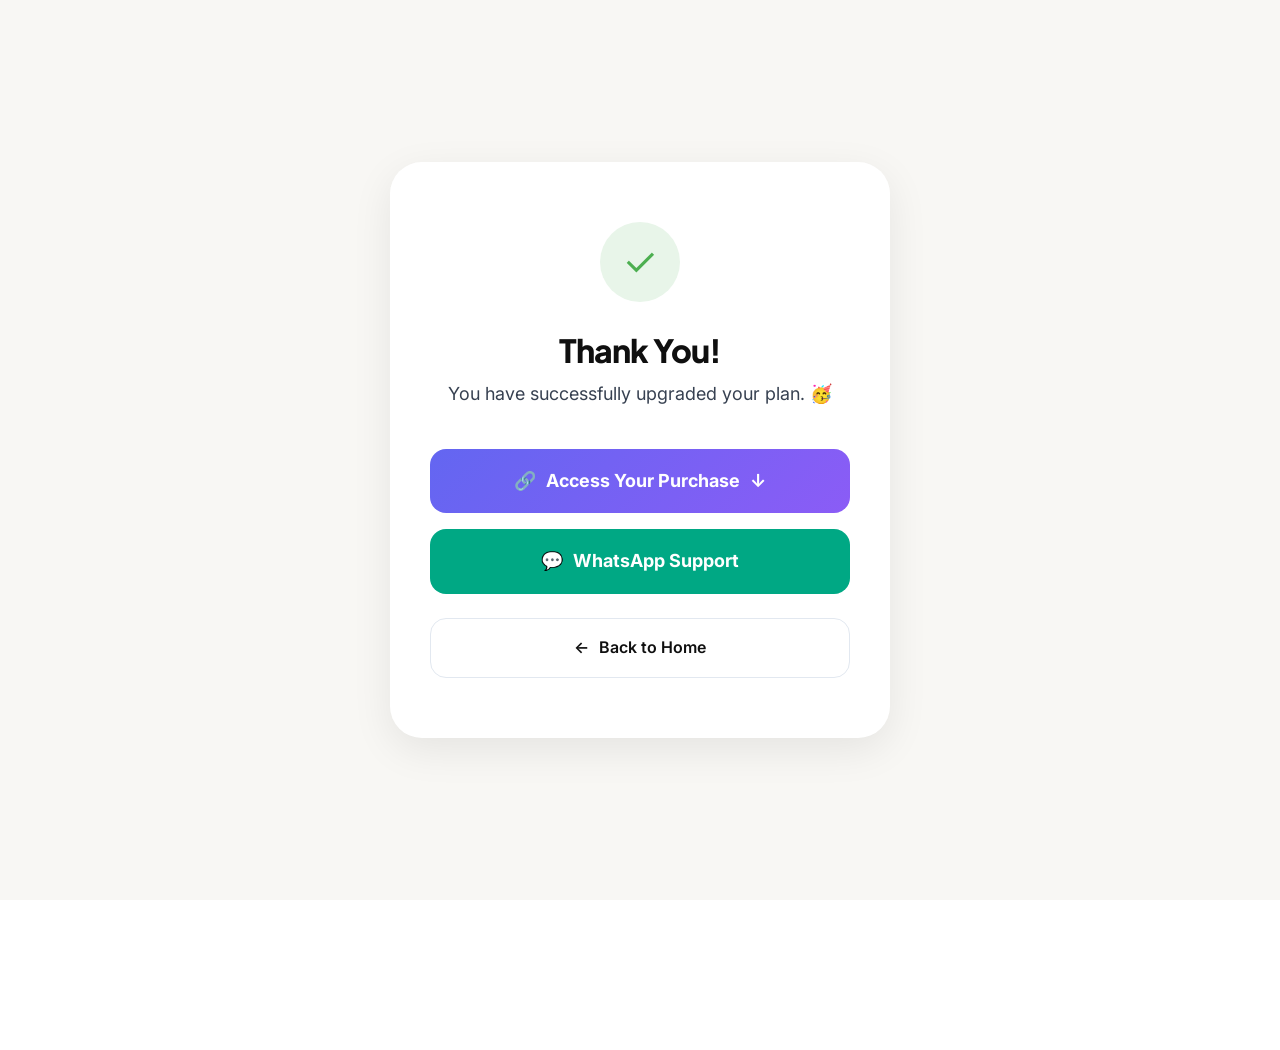
<file: bundle-access-premium.html>
<!DOCTYPE html>
<html lang="en">

<head>
    <meta charset="UTF-8">
    <meta name="viewport" content="width=device-width, initial-scale=1.0">
    <title>Upgrade Successful — 100+ DFY AI Prompts</title>
    <link rel="stylesheet" href="style.css">
    <style>
        .thank-you-wrap {
            min-height: 100vh;
            display: flex;
            align-items: center;
            justify-content: center;
            text-align: center;
            padding: 40px 20px;
            background: var(--bg-secondary);
        }

        .success-card {
            background: white;
            padding: 60px 40px;
            border-radius: 32px;
            max-width: 500px;
            width: 100%;
            box-shadow: var(--shadow-lg);
            animation: heroFadeIn 0.8s var(--ease-out-expo) forwards;
        }

        .success-icon {
            width: 80px;
            height: 80px;
            background: #E8F5E9;
            color: #4CAF50;
            border-radius: 50%;
            display: flex;
            align-items: center;
            justify-content: center;
            font-size: 40px;
            margin: 0 auto 32px;
        }

        .success-card h1 {
            margin-bottom: 12px;
            font-size: 32px;
            color: var(--text-primary);
            font-weight: 800;
        }

        .success-card p {
            color: var(--text-secondary);
            margin-bottom: 40px;
            font-size: 18px;
            line-height: 1.6;
        }

        .btn-stack {
            display: flex;
            flex-direction: column;
            gap: 16px;
        }

        .btn-access {
            background: linear-gradient(135deg, #6366F1 0%, #8B5CF6 100%);
            color: white;
            padding: 18px;
            border-radius: 16px;
            font-weight: 700;
            font-size: 18px;
            display: flex;
            align-items: center;
            justify-content: center;
            gap: 10px;
            text-decoration: none;
            transition: transform 0.2s;
        }

        .btn-whatsapp {
            background: #00A884;
            color: white;
            padding: 18px;
            border-radius: 16px;
            font-weight: 700;
            font-size: 18px;
            display: flex;
            align-items: center;
            justify-content: center;
            gap: 10px;
            text-decoration: none;
            transition: transform 0.2s;
        }

        .btn-home {
            background: white;
            color: var(--text-primary);
            padding: 16px;
            border-radius: 16px;
            font-weight: 600;
            font-size: 16px;
            display: flex;
            align-items: center;
            justify-content: center;
            gap: 10px;
            text-decoration: none;
            border: 1px solid #E2E8F0;
            margin-top: 8px;
        }

        .btn-access:hover,
        .btn-whatsapp:hover {
            transform: translateY(-2px);
        }

        .btn-home:hover {
            background: #F8FAFC;
        }
    </style>
</head>

<body>
    <div class="thank-you-wrap">
        <div class="success-card">
            <div class="success-icon">✓</div>
            <h1>Thank You!</h1>
            <p>You have successfully upgraded your plan. 🥳</p>

            <div class="btn-stack">
                <a href="https://drive.google.com/drive/folders/1UbwIK10f4b-LAIR3DpG5z_cH7UJIRIni?usp=sharing"
                    class="btn-access btn-download" target="_blank">
                    <span>🔗</span> Access Your Purchase <span class="download-arrow">↓</span>
                </a>
                <a href="https://wa.me/917427802454" class="btn-whatsapp" target="_blank">
                    <span>💬</span> WhatsApp Support
                </a>
                <a href="index.html" class="btn-home">
                    <span>←</span> Back to Home
                </a>
            </div>
        </div>
    </div>
</body>

</html>
</file>
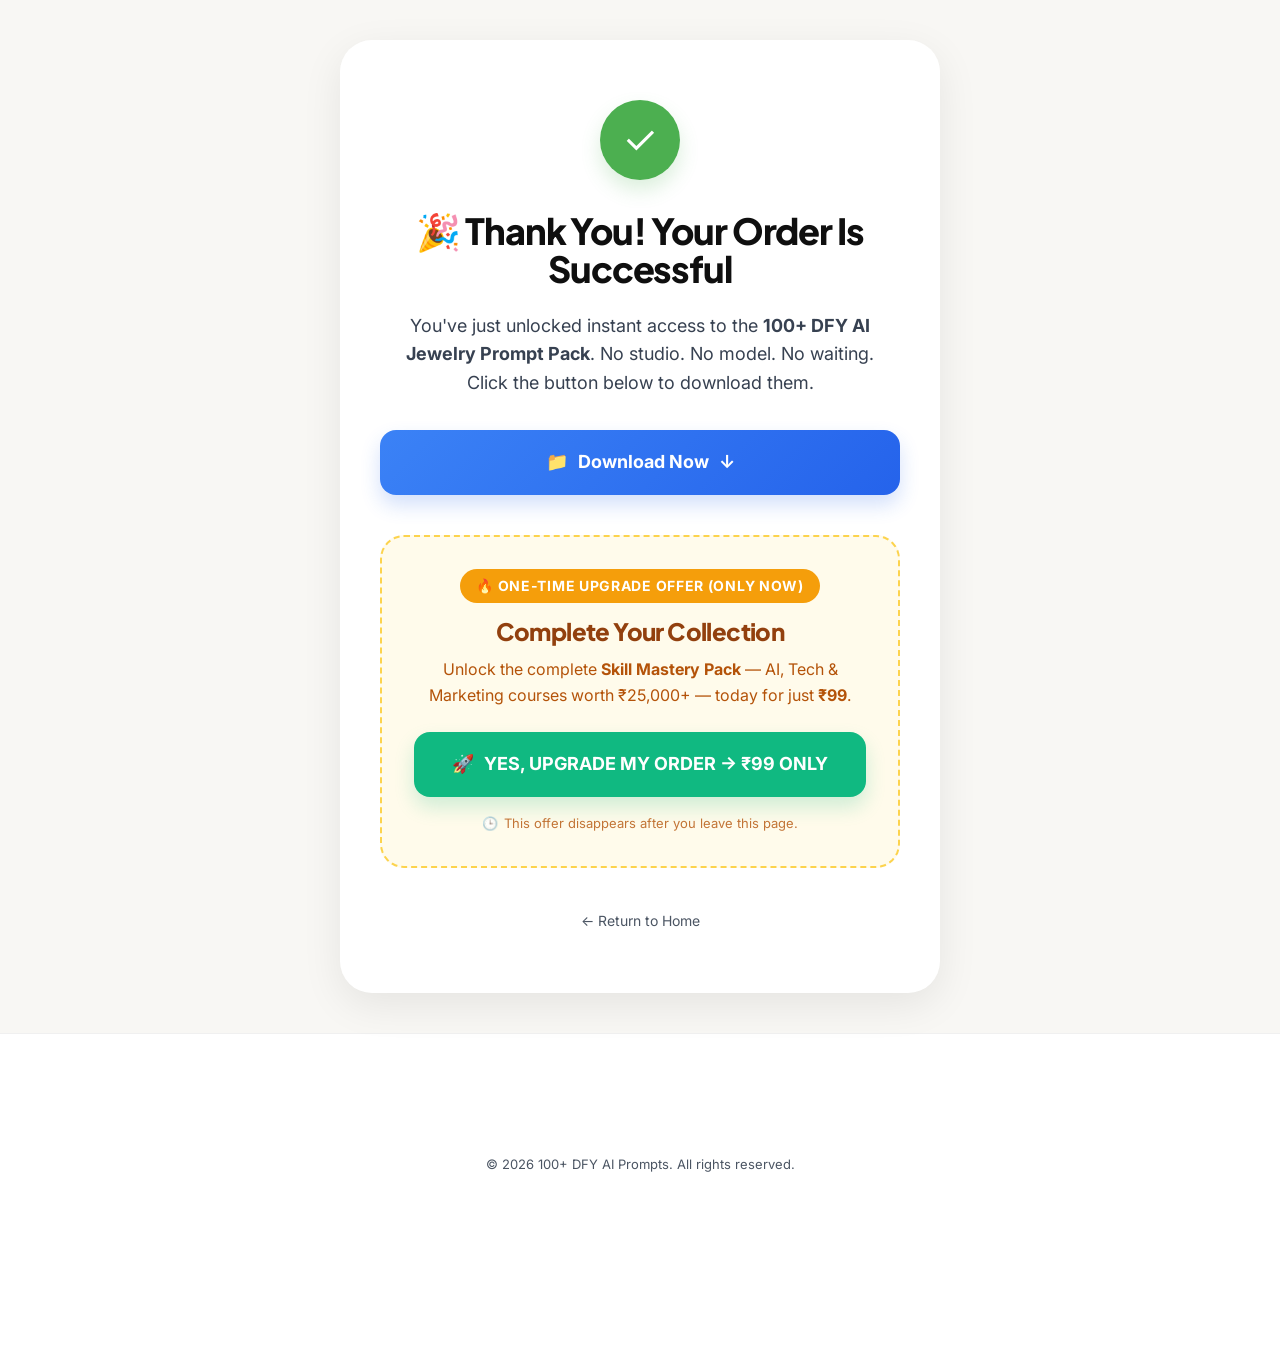
<file: order-confirmed-jewelry.html>
<!DOCTYPE html>
<html lang="en">

<head>
    <meta charset="UTF-8">
    <meta name="viewport" content="width=device-width, initial-scale=1.0">
    <title>Thank You — 100+ DFY AI Prompts</title>
    <link rel="stylesheet" href="style.css">
    <script src="https://checkout.razorpay.com/v1/checkout.js"></script>
    <style>
        .thank-you-wrap {
            min-height: 100vh;
            display: flex;
            align-items: center;
            justify-content: center;
            text-align: center;
            padding: 40px 20px;
            background: var(--bg-secondary);
        }

        .success-card {
            background: white;
            padding: 60px 40px;
            border-radius: 32px;
            max-width: 600px;
            width: 100%;
            box-shadow: var(--shadow-lg);
            animation: heroFadeIn 0.8s var(--ease-out-expo) forwards;
        }

        .success-icon {
            width: 80px;
            height: 80px;
            background: #4CAF50;
            color: white;
            border-radius: 50%;
            display: flex;
            align-items: center;
            justify-content: center;
            font-size: 40px;
            margin: 0 auto 32px;
            box-shadow: 0 10px 20px rgba(76, 175, 80, 0.2);
        }

        .success-card h1 {
            margin-bottom: 24px;
            font-size: clamp(28px, 4vw, 36px);
            color: var(--text-primary);
        }

        .success-card p {
            color: var(--text-secondary);
            margin-bottom: 32px;
            font-size: 18px;
            line-height: 1.6;
        }

        /* Upgrade Card Styles */
        .upgrade-card {
            background: #FFFBEB;
            border: 2px dashed #FCD34D;
            border-radius: 24px;
            padding: 32px;
            margin-top: 40px;
            text-align: center;
            position: relative;
            animation: pulse-glow 2s infinite;
        }

        @keyframes pulse-glow {
            0% {
                box-shadow: 0 0 0 0 rgba(252, 211, 77, 0.4);
            }

            70% {
                box-shadow: 0 0 0 15px rgba(252, 211, 77, 0);
            }

            100% {
                box-shadow: 0 0 0 0 rgba(252, 211, 77, 0);
            }
        }

        .upgrade-badge {
            display: inline-block;
            background: #F59E0B;
            color: white;
            padding: 6px 16px;
            border-radius: var(--radius-pill);
            font-size: 14px;
            font-weight: 700;
            margin-bottom: 16px;
            text-transform: uppercase;
            letter-spacing: 0.05em;
        }

        .upgrade-card h2 {
            font-size: 24px;
            margin-bottom: 12px;
            color: #92400E;
        }

        .upgrade-card p {
            font-size: 16px;
            color: #B45309;
            margin-bottom: 24px;
        }

        .btn-upgrade {
            background: #10B981;
            color: white;
            width: 100%;
            padding: 18px;
            border-radius: 16px;
            font-weight: 700;
            font-size: 18px;
            display: flex;
            align-items: center;
            justify-content: center;
            gap: 10px;
            box-shadow: 0 10px 20px rgba(16, 185, 129, 0.2);
            transition: all 0.3s ease;
            text-decoration: none;
        }

        .btn-upgrade:hover {
            background: #059669;
            transform: translateY(-2px);
            box-shadow: 0 15px 30px rgba(16, 185, 129, 0.3);
        }

        .btn-download {
            background: linear-gradient(135deg, #3B82F6 0%, #2563EB 100%);
            color: white;
            width: 100%;
            padding: 18px;
            border-radius: 16px;
            font-weight: 700;
            font-size: 18px;
            display: flex;
            align-items: center;
            justify-content: center;
            gap: 10px;
            margin-bottom: 20px;
            box-shadow: 0 10px 20px rgba(37, 99, 235, 0.2);
            transition: all 0.3s ease;
            text-decoration: none;
        }

        .btn-download:hover {
            transform: translateY(-2px);
            box-shadow: 0 15px 30px rgba(37, 99, 235, 0.3);
        }

        .offer-timer {
            font-size: 13px;
            color: #B45309;
            margin-top: 16px;
            display: flex;
            align-items: center;
            justify-content: center;
            gap: 6px;
            opacity: 0.8;
        }
    </style>
</head>

<body>
    <div class="thank-you-wrap">
        <div class="success-card">
            <div class="success-icon">✓</div>
            <h1>🎉 Thank You! Your Order Is Successful</h1>
            <p>You've just unlocked instant access to the <strong>100+ DFY AI Jewelry Prompt Pack</strong>. No studio.
                No model. No waiting. <br>Click the button below to download them.</p>

            <a href="https://drive.google.com/drive/folders/1zjcAFFRjrHZ_gt_Z2co8j5J8ZizsXT_V?usp=sharing"
                class="btn-download" target="_blank">
                <span>📁</span> Download Now <span class="download-arrow">↓</span>
            </a>

            <div class="upgrade-card">
                <div class="upgrade-badge">🔥 ONE-TIME UPGRADE OFFER (Only Now)</div>
                <h2>Complete Your Collection</h2>
                <p>Unlock the complete <strong>Skill Mastery Pack</strong> — AI, Tech & Marketing courses worth ₹25,000+
                    — today for just <strong>₹99</strong>.</p>

                <a href="https://rzp.io/rzp/2EIGzQlv" class="btn-upgrade">
                    <span>🚀</span> YES, UPGRADE MY ORDER → ₹99 ONLY
                </a>

                <div class="offer-timer">
                    <span>🕒</span> This offer disappears after you leave this page.
                </div>
            </div>

            <div style="margin-top: 40px;">
                <a href="index.html" style="color: var(--text-muted); text-decoration: none; font-size: 14px;">
                    ← Return to Home
                </a>
            </div>
        </div>
    </div>

    <footer class="footer">
        <div class="container">
            <div class="footer-logo">
                <img src="images/Logo.png" alt="100+ DFY AI Prompts" class="footer-logo-img">
            </div>
            <p>© 2026 100+ DFY AI Prompts. All rights reserved.</p>
        </div>
    </footer>

    <script>
        // Simple security check: redirect if not coming from a successful payment
        // (In a real scenario, this would involve a server-side verified token)
        (function () {
            const urlParams = new URLSearchParams(window.location.search);
            const isVerified = urlParams.get('auth') === 'verified' || window.location.hash === '#paid';
            if (!isVerified && !window.location.host.includes('localhost') && !window.location.host.includes('127.0.0.1')) {
                // Uncomment the line below for production to enable security
                // window.location.href = 'index.html';
            }
        })();
    </script>
</body>

</html>
</file>
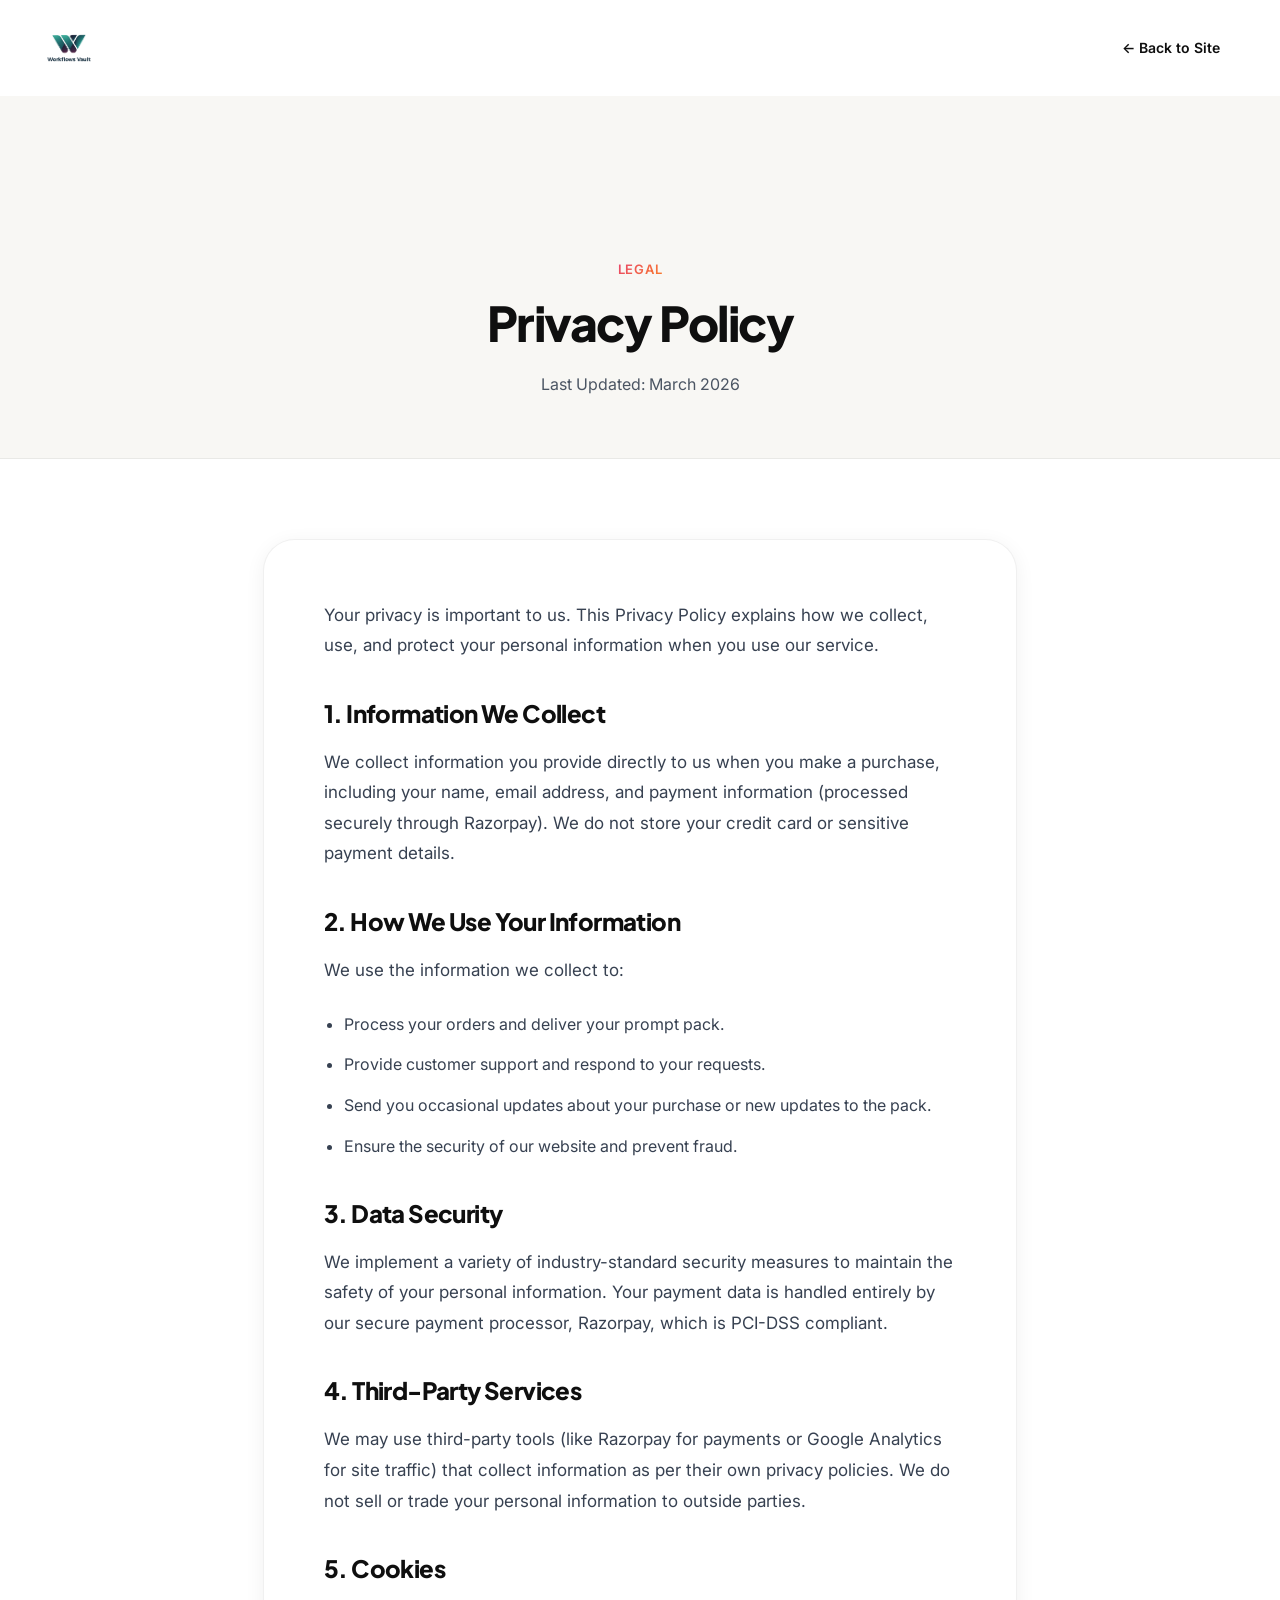
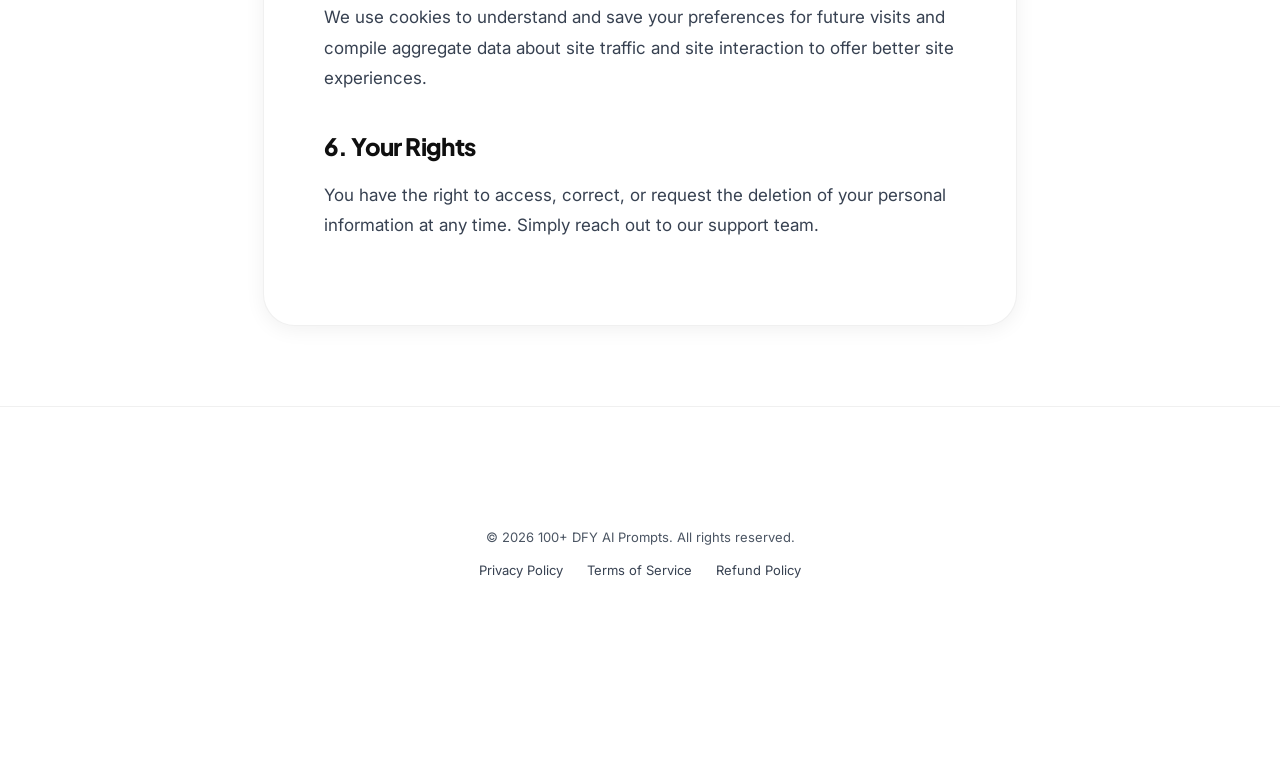
<file: privacy.html>
<!DOCTYPE html>
<html lang="en">

<head>
    <meta charset="UTF-8">
    <meta name="viewport" content="width=device-width, initial-scale=1.0">
    <title>Privacy Policy — 100+ DFY AI Prompts</title>
    <link rel="stylesheet" href="style.css">
    <style>
        .legal-header {
            padding: 160px 0 60px;
            background: var(--bg-secondary);
            text-align: center;
            border-bottom: 1px solid var(--border);
        }

        .legal-body {
            padding: 80px 0;
            max-width: 850px;
            margin: 0 auto;
        }

        .legal-card {
            background: white;
            padding: 60px;
            border-radius: 32px;
            box-shadow: var(--shadow-md);
            border: 1px solid var(--border);
            line-height: 1.8;
        }

        .legal-card h2 {
            margin: 40px 0 20px;
            font-size: 24px;
            color: var(--text-primary);
        }

        .legal-card p {
            color: var(--text-secondary);
            margin-bottom: 24px;
            font-size: 17px;
        }

        .legal-card ul {
            margin-bottom: 24px;
            padding-left: 20px;
            color: var(--text-secondary);
        }

        .legal-card li {
            margin-bottom: 12px;
        }

        @media (max-width: 768px) {
            .legal-card {
                padding: 30px;
                border-radius: 20px;
            }

            .legal-header {
                padding: 120px 0 40px;
            }
        }
    </style>
</head>

<body>
    <!-- === NAVIGATION === -->
    <nav class="nav scrolled">
        <div class="nav-inner">
            <a href="index.html" class="nav-logo">
                <img src="images/Logo.png" alt="100+ DFY AI Prompts" class="nav-logo-img">
            </a>
            <a href="index.html" class="nav-cta">← Back to Site</a>
        </div>
    </nav>

    <header class="legal-header">
        <div class="container">
            <span class="label label-gradient">Legal</span>
            <h1 class="hero-headline" style="font-size: clamp(32px, 5vw, 48px); margin-top: 16px;">Privacy Policy</h1>
            <p style="color: var(--text-muted); margin-top: 16px;">Last Updated: March 2026</p>
        </div>
    </header>

    <main class="legal-body">
        <div class="container">
            <div class="legal-card">
                <p>Your privacy is important to us. This Privacy Policy explains how we collect, use, and protect your
                    personal information when you use our service.</p>

                <h2>1. Information We Collect</h2>
                <p>We collect information you provide directly to us when you make a purchase, including your name,
                    email
                    address, and payment information (processed securely through Razorpay). We do not store your credit
                    card or sensitive payment details.</p>

                <h2>2. How We Use Your Information</h2>
                <p>We use the information we collect to:</p>
                <ul>
                    <li>Process your orders and deliver your prompt pack.</li>
                    <li>Provide customer support and respond to your requests.</li>
                    <li>Send you occasional updates about your purchase or new updates to the pack.</li>
                    <li>Ensure the security of our website and prevent fraud.</li>
                </ul>

                <h2>3. Data Security</h2>
                <p>We implement a variety of industry-standard security measures to maintain the safety of your personal
                    information. Your payment
                    data is handled entirely by our secure payment processor, Razorpay, which is PCI-DSS compliant.</p>

                <h2>4. Third-Party Services</h2>
                <p>We may use third-party tools (like Razorpay for payments or Google Analytics for site traffic) that
                    collect information as per their own privacy policies. We do not sell or trade your personal
                    information to outside parties.</p>

                <h2>5. Cookies</h2>
                <p>We use cookies to understand and save your preferences for future visits and compile aggregate data
                    about
                    site traffic and site interaction to offer better site experiences.</p>

                <h2>6. Your Rights</h2>
                <p>You have the right to access, correct, or request the deletion of your personal information at any
                    time. Simply reach out to our support team.</p>
            </div>
        </div>
    </main>

    <footer class="footer">
        <div class="container">
            <div class="footer-logo">
                <img src="images/Logo.png" alt="100+ DFY AI Prompts" class="footer-logo-img">
            </div>
            <p>© 2026 100+ DFY AI Prompts. All rights reserved.</p>
            <div class="footer-links">
                <a href="privacy.html">Privacy Policy</a>
                <a href="terms.html">Terms of Service</a>
                <a href="refund.html">Refund Policy</a>
            </div>
        </div>
    </footer>
</body>

</html>
</file>
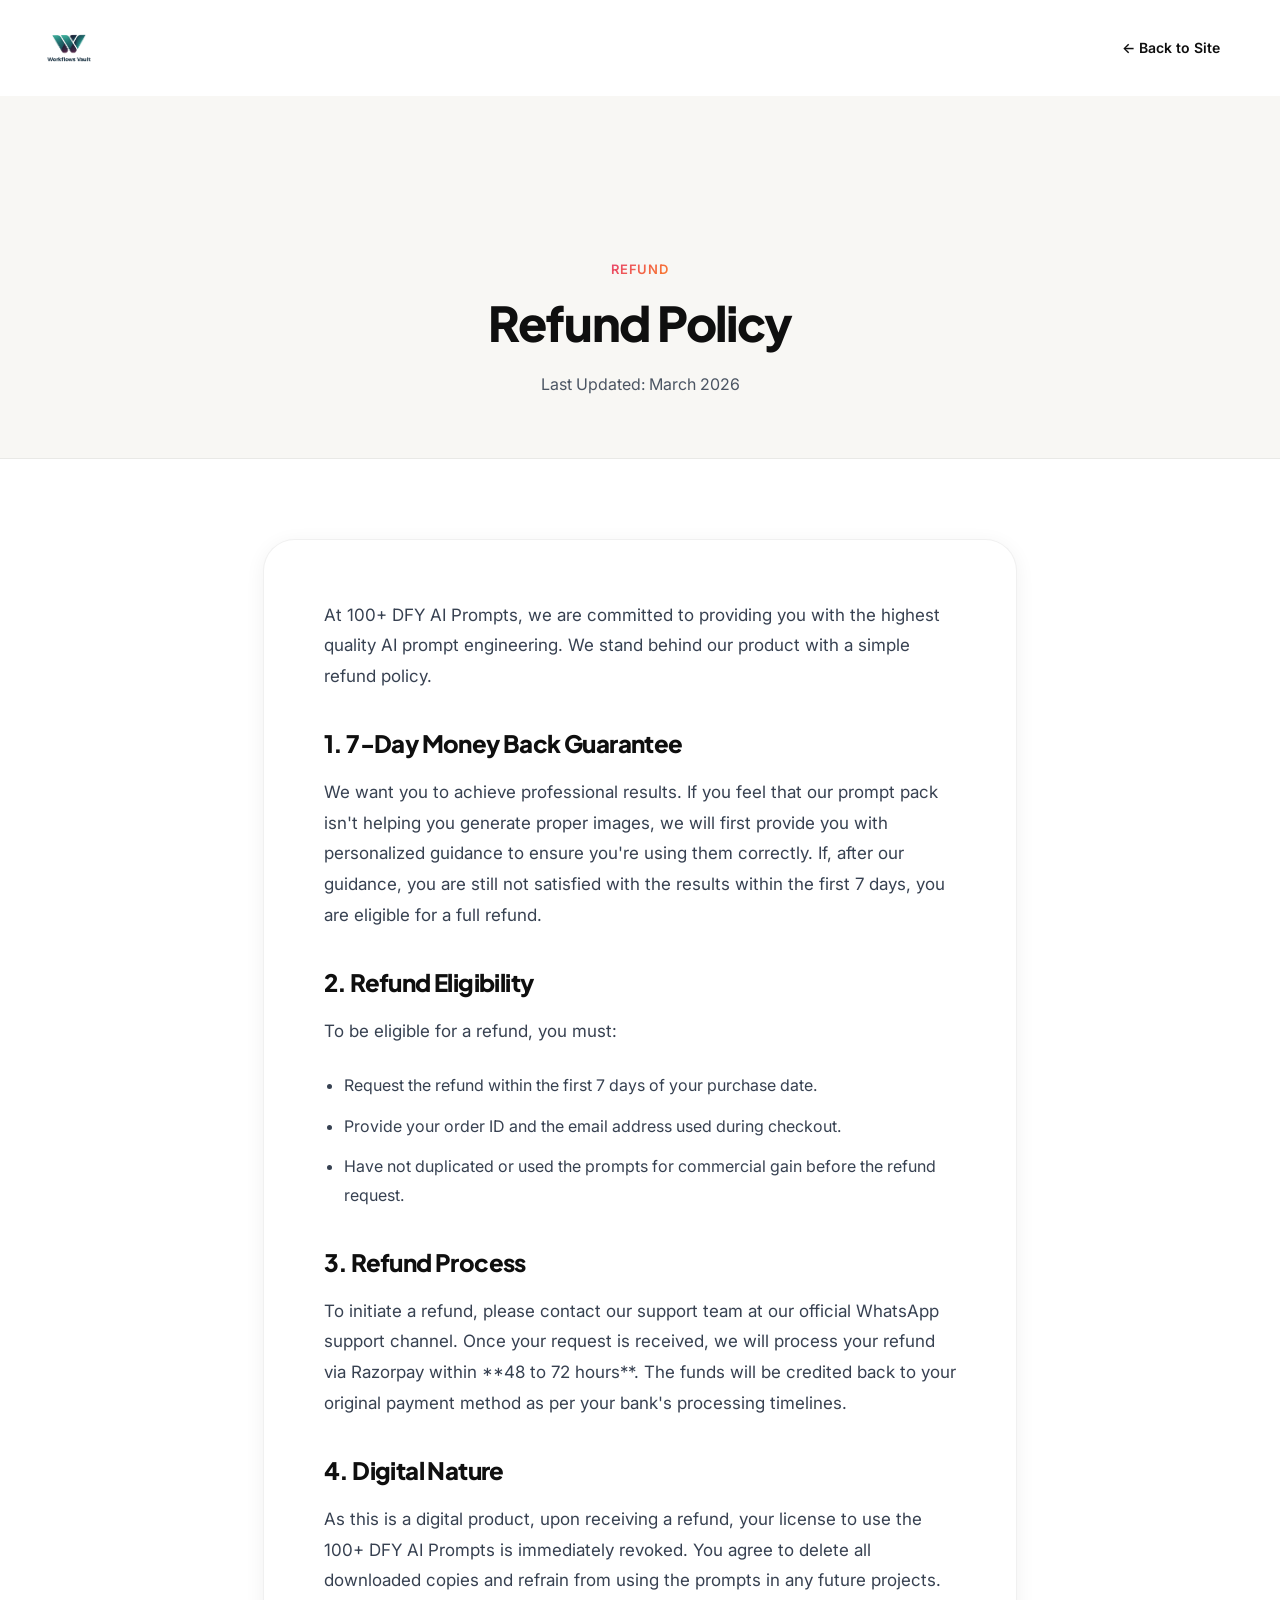
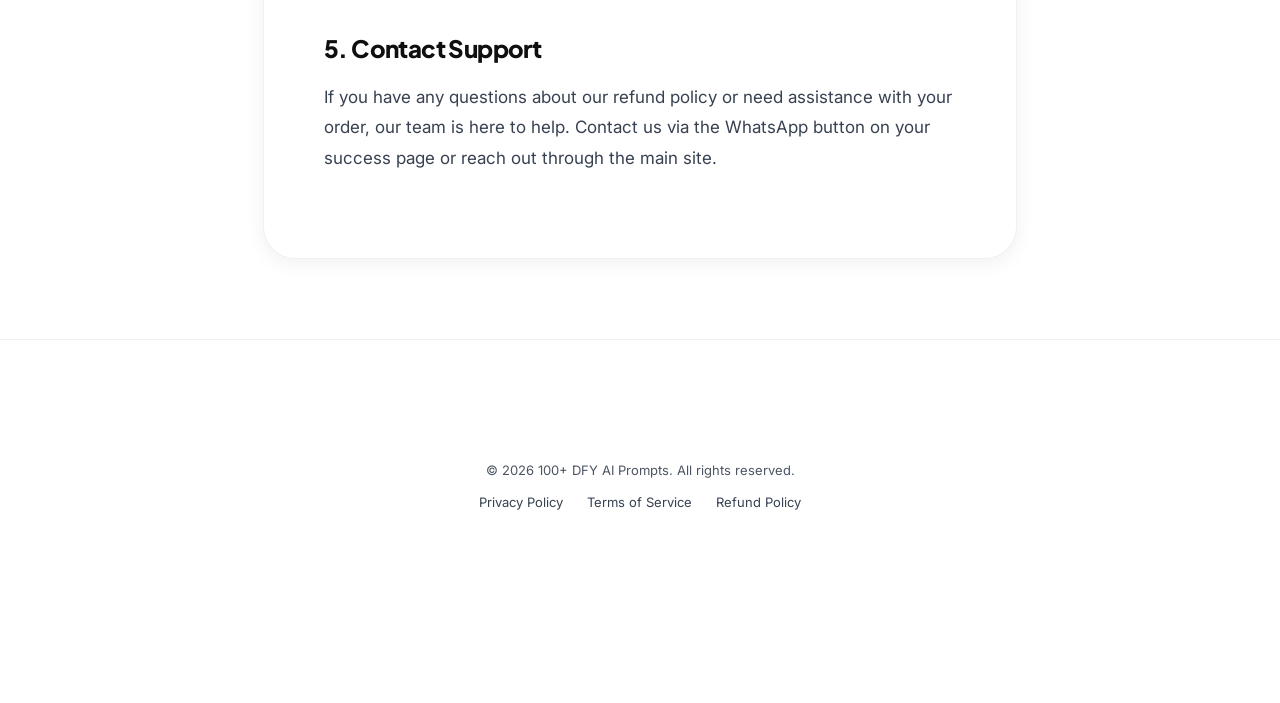
<file: refund.html>
<!DOCTYPE html>
<html lang="en">

<head>
    <meta charset="UTF-8">
    <meta name="viewport" content="width=device-width, initial-scale=1.0">
    <title>Refund Policy — 100+ DFY AI Prompts</title>
    <link rel="stylesheet" href="style.css">
    <style>
        .legal-header {
            padding: 160px 0 60px;
            background: var(--bg-secondary);
            text-align: center;
            border-bottom: 1px solid var(--border);
        }

        .legal-body {
            padding: 80px 0;
            max-width: 850px;
            margin: 0 auto;
        }

        .legal-card {
            background: white;
            padding: 60px;
            border-radius: 32px;
            box-shadow: var(--shadow-md);
            border: 1px solid var(--border);
            line-height: 1.8;
        }

        .legal-card h2 {
            margin: 40px 0 20px;
            font-size: 24px;
            color: var(--text-primary);
        }

        .legal-card p {
            color: var(--text-secondary);
            margin-bottom: 24px;
            font-size: 17px;
        }

        .legal-card ul {
            margin-bottom: 24px;
            padding-left: 20px;
            color: var(--text-secondary);
        }

        .legal-card li {
            margin-bottom: 12px;
        }

        @media (max-width: 768px) {
            .legal-card {
                padding: 30px;
                border-radius: 20px;
            }

            .legal-header {
                padding: 120px 0 40px;
            }
        }
    </style>
</head>

<body>
    <!-- === NAVIGATION === -->
    <nav class="nav scrolled">
        <div class="nav-inner">
            <a href="index.html" class="nav-logo">
                <img src="images/Logo.png" alt="100+ DFY AI Prompts" class="nav-logo-img">
            </a>
            <a href="index.html" class="nav-cta">← Back to Site</a>
        </div>
    </nav>

    <header class="legal-header">
        <div class="container">
            <span class="label label-gradient">Refund</span>
            <h1 class="hero-headline" style="font-size: clamp(32px, 5vw, 48px); margin-top: 16px;">Refund Policy</h1>
            <p style="color: var(--text-muted); margin-top: 16px;">Last Updated: March 2026</p>
        </div>
    </header>

    <main class="legal-body">
        <div class="container">
            <div class="legal-card">
                <p>At 100+ DFY AI Prompts, we are committed to providing you with the highest quality AI prompt
                    engineering. We stand behind our product with a simple refund policy.</p>

                <h2>1. 7-Day Money Back Guarantee</h2>
                <p>We want you to achieve professional results. If you feel that our prompt pack isn't helping you
                    generate proper images, we will first provide you with personalized guidance to ensure you're using
                    them correctly. If, after our guidance, you are still not satisfied with the results within the
                    first 7 days, you are eligible for a full refund.</p>

                <h2>2. Refund Eligibility</h2>
                <p>To be eligible for a refund, you must:</p>
                <ul>
                    <li>Request the refund within the first 7 days of your purchase date.</li>
                    <li>Provide your order ID and the email address used during checkout.</li>
                    <li>Have not duplicated or used the prompts for commercial gain before the refund request.</li>
                </ul>

                <h2>3. Refund Process</h2>
                <p>To initiate a refund, please contact our support team at our official WhatsApp support channel. Once
                    your request is received, we will process your refund via Razorpay within **48 to 72 hours**. The
                    funds will be credited back to your original payment method as per your bank's processing timelines.
                </p>

                <h2>4. Digital Nature</h2>
                <p>As this is a digital product, upon receiving a refund, your license to use the 100+ DFY AI Prompts is
                    immediately revoked. You agree to delete all downloaded copies and refrain from using the prompts in
                    any future projects.</p>

                <h2>5. Contact Support</h2>
                <p>If you have any questions about our refund policy or need assistance with your order, our team is
                    here to help. Contact us via the WhatsApp button on your success page or reach out through the main
                    site.</p>
            </div>
        </div>
    </main>

    <footer class="footer">
        <div class="container">
            <div class="footer-logo">
                <img src="images/Logo.png" alt="100+ DFY AI Prompts" class="footer-logo-img">
            </div>
            <p>© 2026 100+ DFY AI Prompts. All rights reserved.</p>
            <div class="footer-links">
                <a href="privacy.html">Privacy Policy</a>
                <a href="terms.html">Terms of Service</a>
                <a href="refund.html">Refund Policy</a>
            </div>
        </div>
    </footer>
</body>

</html>
</file>
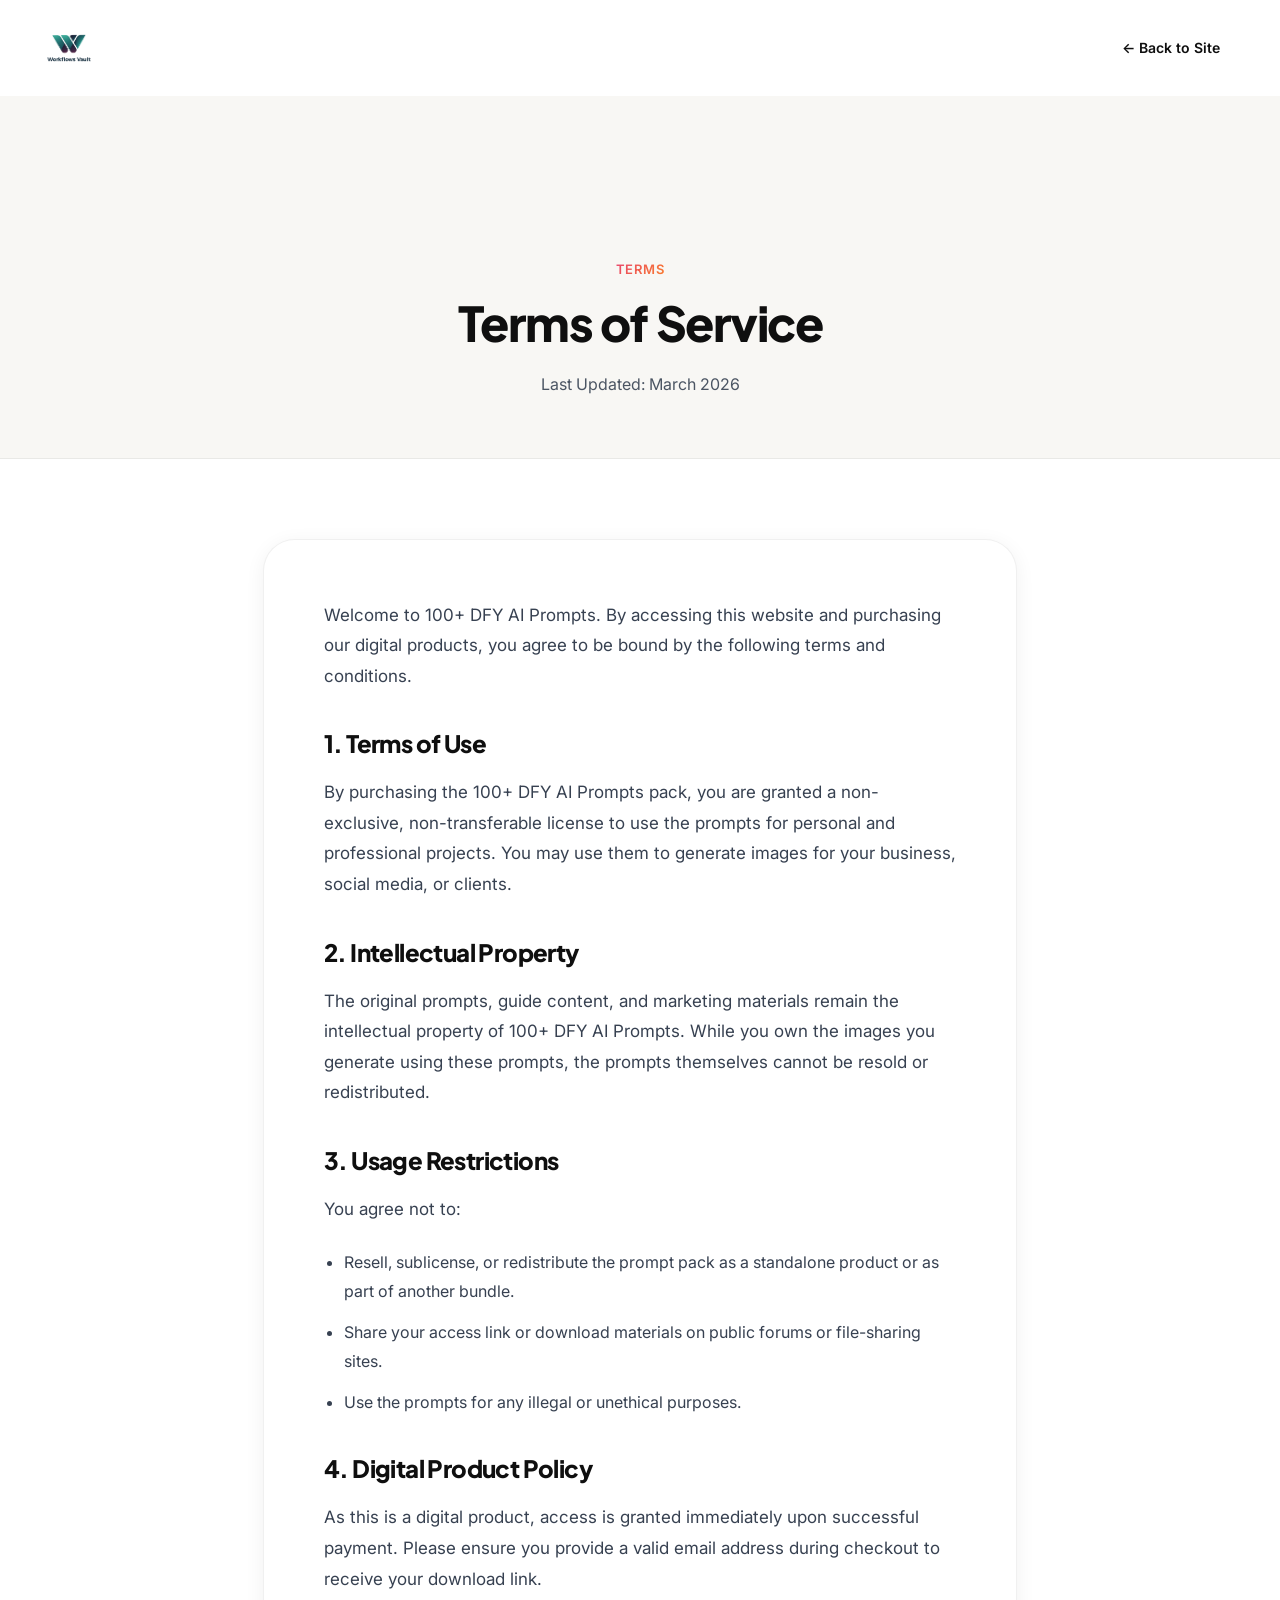
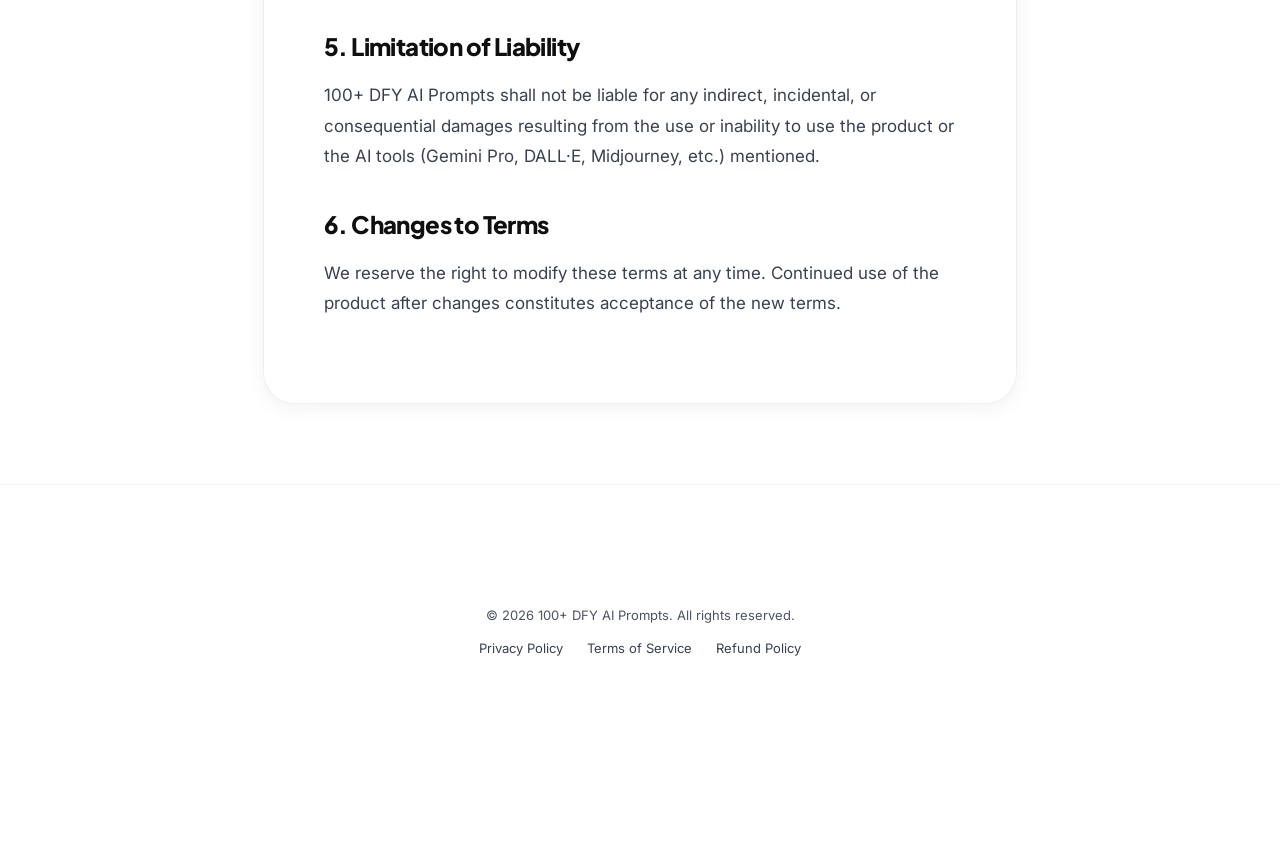
<file: terms.html>
<!DOCTYPE html>
<html lang="en">

<head>
    <meta charset="UTF-8">
    <meta name="viewport" content="width=device-width, initial-scale=1.0">
    <title>Terms of Service — 100+ DFY AI Prompts</title>
    <link rel="stylesheet" href="style.css">
    <style>
        .legal-header {
            padding: 160px 0 60px;
            background: var(--bg-secondary);
            text-align: center;
            border-bottom: 1px solid var(--border);
        }

        .legal-body {
            padding: 80px 0;
            max-width: 850px;
            margin: 0 auto;
        }

        .legal-card {
            background: white;
            padding: 60px;
            border-radius: 32px;
            box-shadow: var(--shadow-md);
            border: 1px solid var(--border);
            line-height: 1.8;
        }

        .legal-card h2 {
            margin: 40px 0 20px;
            font-size: 24px;
            color: var(--text-primary);
        }

        .legal-card p {
            color: var(--text-secondary);
            margin-bottom: 24px;
            font-size: 17px;
        }

        .legal-card ul {
            margin-bottom: 24px;
            padding-left: 20px;
            color: var(--text-secondary);
        }

        .legal-card li {
            margin-bottom: 12px;
        }

        @media (max-width: 768px) {
            .legal-card {
                padding: 30px;
                border-radius: 20px;
            }

            .legal-header {
                padding: 120px 0 40px;
            }
        }
    </style>
</head>

<body>
    <!-- === NAVIGATION === -->
    <nav class="nav scrolled">
        <div class="nav-inner">
            <a href="index.html" class="nav-logo">
                <img src="images/Logo.png" alt="100+ DFY AI Prompts" class="nav-logo-img">
            </a>
            <a href="index.html" class="nav-cta">← Back to Site</a>
        </div>
    </nav>

    <header class="legal-header">
        <div class="container">
            <span class="label label-gradient">Terms</span>
            <h1 class="hero-headline" style="font-size: clamp(32px, 5vw, 48px); margin-top: 16px;">Terms of Service</h1>
            <p style="color: var(--text-muted); margin-top: 16px;">Last Updated: March 2026</p>
        </div>
    </header>

    <main class="legal-body">
        <div class="container">
            <div class="legal-card">
                <p>Welcome to 100+ DFY AI Prompts. By accessing this website and purchasing our digital products, you
                    agree to be bound by the following terms and conditions.</p>

                <h2>1. Terms of Use</h2>
                <p>By purchasing the 100+ DFY AI Prompts pack, you are granted a non-exclusive, non-transferable license
                    to use the prompts for personal and professional projects. You may use them to generate images for
                    your business, social media, or clients.</p>

                <h2>2. Intellectual Property</h2>
                <p>The original prompts, guide content, and marketing materials remain the intellectual property of 100+
                    DFY AI Prompts. While you own the images you generate using these prompts, the prompts themselves
                    cannot be resold or redistributed.</p>

                <h2>3. Usage Restrictions</h2>
                <p>You agree not to:</p>
                <ul>
                    <li>Resell, sublicense, or redistribute the prompt pack as a standalone product or as part of
                        another bundle.</li>
                    <li>Share your access link or download materials on public forums or file-sharing sites.</li>
                    <li>Use the prompts for any illegal or unethical purposes.</li>
                </ul>

                <h2>4. Digital Product Policy</h2>
                <p>As this is a digital product, access is granted immediately upon successful payment. Please ensure
                    you provide a valid email address during checkout to receive your download link.</p>

                <h2>5. Limitation of Liability</h2>
                <p>100+ DFY AI Prompts shall not be liable for any indirect, incidental, or consequential damages
                    resulting from the use or inability to use the product or the AI tools (Gemini Pro, DALL·E,
                    Midjourney, etc.) mentioned.</p>

                <h2>6. Changes to Terms</h2>
                <p>We reserve the right to modify these terms at any time. Continued use of the product after changes
                    constitutes acceptance of the new terms.</p>
            </div>
        </div>
    </main>

    <footer class="footer">
        <div class="container">
            <div class="footer-logo">
                <img src="images/Logo.png" alt="100+ DFY AI Prompts" class="footer-logo-img">
            </div>
            <p>© 2026 100+ DFY AI Prompts. All rights reserved.</p>
            <div class="footer-links">
                <a href="privacy.html">Privacy Policy</a>
                <a href="terms.html">Terms of Service</a>
                <a href="refund.html">Refund Policy</a>
            </div>
        </div>
    </footer>
</body>

</html>
</file>
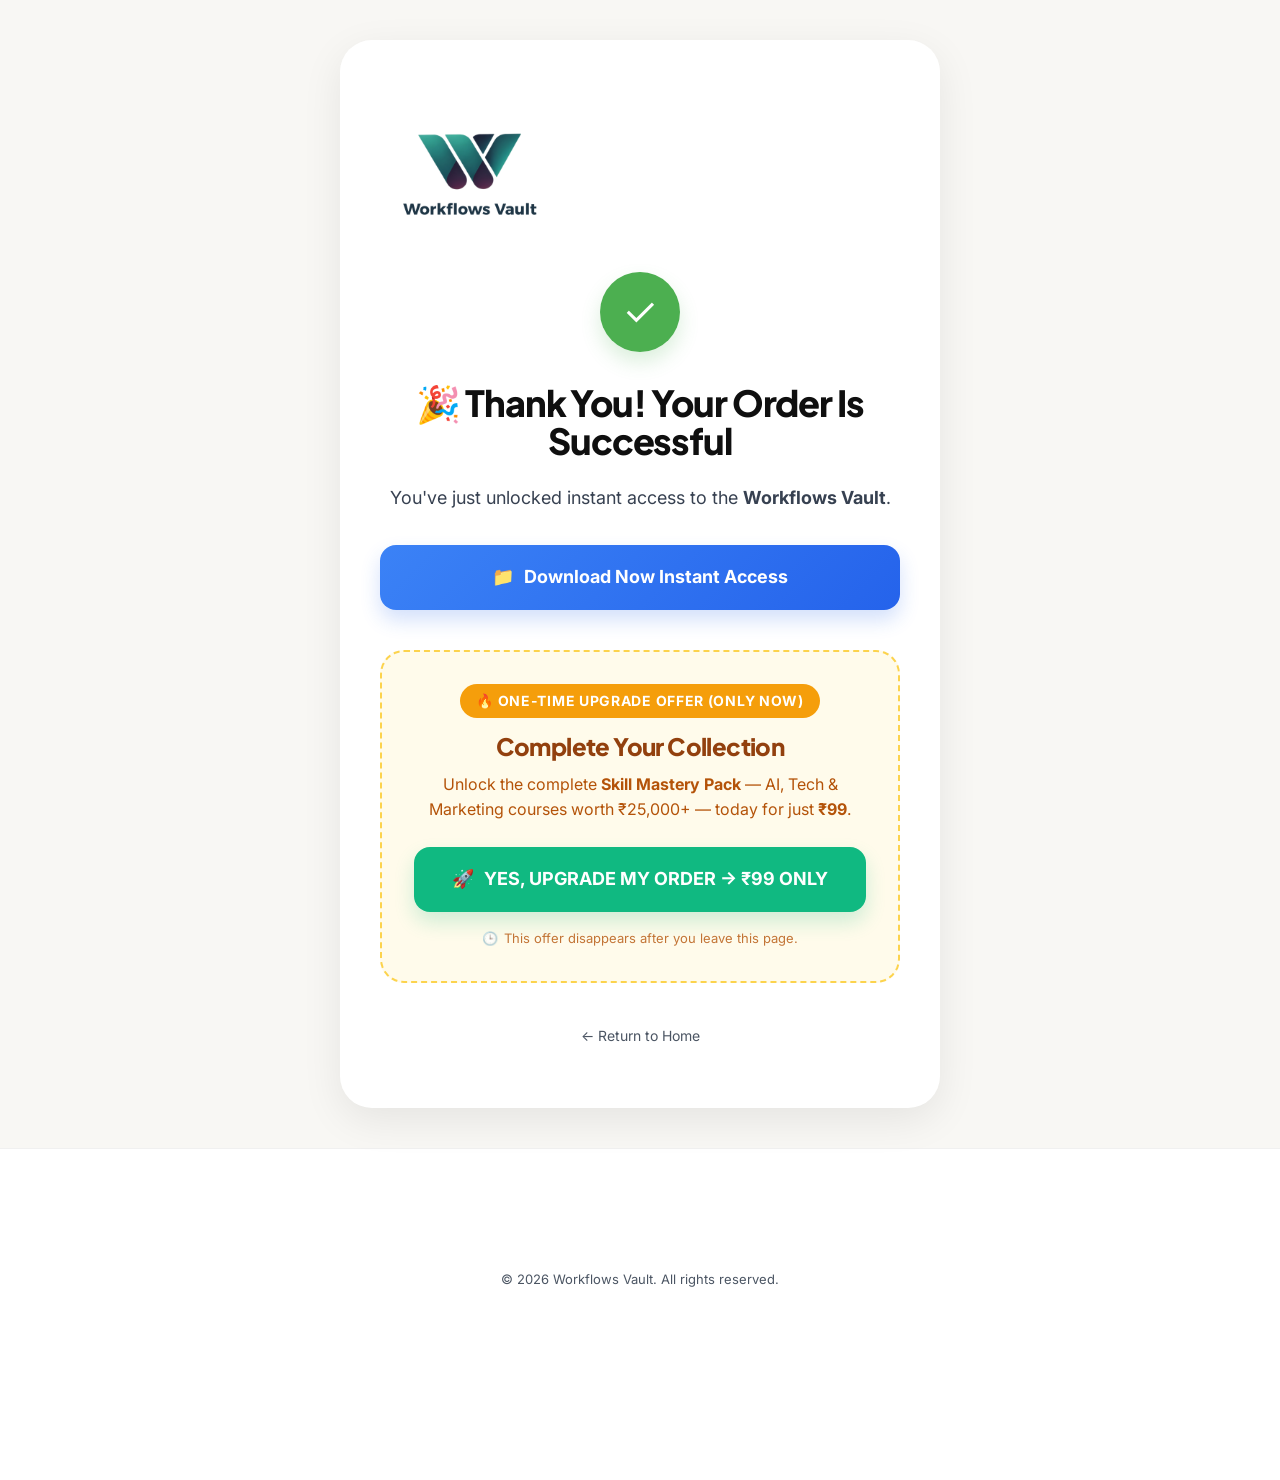
<file: thank-you.html>
<!DOCTYPE html>
<html lang="en">

<head>
    <meta charset="UTF-8">
    <meta name="viewport" content="width=device-width, initial-scale=1.0">
    <title>Thank You — Workflows Vault</title>
    <link rel="stylesheet" href="style.css">
    <script src="https://checkout.razorpay.com/v1/checkout.js"></script>
    <style>
        .thank-you-wrap {
            min-height: 100vh;
            display: flex;
            align-items: center;
            justify-content: center;
            text-align: center;
            padding: 40px 20px;
            background: var(--bg-secondary);
        }

        .success-card {
            background: white;
            padding: 60px 40px;
            border-radius: 32px;
            max-width: 600px;
            width: 100%;
            box-shadow: var(--shadow-lg);
            animation: heroFadeIn 0.8s var(--ease-out-expo) forwards;
        }

        .success-icon {
            width: 80px;
            height: 80px;
            background: #4CAF50;
            color: white;
            border-radius: 50%;
            display: flex;
            align-items: center;
            justify-content: center;
            font-size: 40px;
            margin: 0 auto 32px;
            box-shadow: 0 10px 20px rgba(76, 175, 80, 0.2);
        }

        .success-card h1 {
            margin-bottom: 24px;
            font-size: clamp(28px, 4vw, 36px);
            color: var(--text-primary);
        }

        .success-card p {
            color: var(--text-secondary);
            margin-bottom: 32px;
            font-size: 18px;
            line-height: 1.6;
        }

        /* Upgrade Card Styles */
        .upgrade-card {
            background: #FFFBEB;
            border: 2px dashed #FCD34D;
            border-radius: 24px;
            padding: 32px;
            margin-top: 40px;
            text-align: center;
            position: relative;
            animation: pulse-glow 2s infinite;
        }

        @keyframes pulse-glow {
            0% {
                box-shadow: 0 0 0 0 rgba(252, 211, 77, 0.4);
            }

            70% {
                box-shadow: 0 0 0 15px rgba(252, 211, 77, 0);
            }

            100% {
                box-shadow: 0 0 0 0 rgba(252, 211, 77, 0);
            }
        }

        .upgrade-badge {
            display: inline-block;
            background: #F59E0B;
            color: white;
            padding: 6px 16px;
            border-radius: var(--radius-pill);
            font-size: 14px;
            font-weight: 700;
            margin-bottom: 16px;
            text-transform: uppercase;
            letter-spacing: 0.05em;
        }

        .upgrade-card h2 {
            font-size: 24px;
            margin-bottom: 12px;
            color: #92400E;
        }

        .upgrade-card p {
            font-size: 16px;
            color: #B45309;
            margin-bottom: 24px;
        }

        .btn-upgrade {
            background: #10B981;
            color: white;
            width: 100%;
            padding: 18px;
            border-radius: 16px;
            font-weight: 700;
            font-size: 18px;
            display: flex;
            align-items: center;
            justify-content: center;
            gap: 10px;
            box-shadow: 0 10px 20px rgba(16, 185, 129, 0.2);
            transition: all 0.3s ease;
            text-decoration: none;
        }

        .btn-upgrade:hover {
            background: #059669;
            transform: translateY(-2px);
            box-shadow: 0 15px 30px rgba(16, 185, 129, 0.3);
        }

        .btn-download {
            background: linear-gradient(135deg, #3B82F6 0%, #2563EB 100%);
            color: white;
            width: 100%;
            padding: 18px;
            border-radius: 16px;
            font-weight: 700;
            font-size: 18px;
            display: flex;
            align-items: center;
            justify-content: center;
            gap: 10px;
            margin-bottom: 20px;
            box-shadow: 0 10px 20px rgba(37, 99, 235, 0.2);
            transition: all 0.3s ease;
            text-decoration: none;
        }

        .btn-download:hover {
            transform: translateY(-2px);
            box-shadow: 0 15px 30px rgba(37, 99, 235, 0.3);
        }

        .offer-timer {
            font-size: 13px;
            color: #B45309;
            margin-top: 16px;
            display: flex;
            align-items: center;
            justify-content: center;
            gap: 6px;
            opacity: 0.8;
        }
    </style>
</head>

<body>
    <div class="thank-you-wrap">
        <div class="success-card">
            <div class="success-logo" style="margin-bottom: 24px;">
                <img src="images/Logo.png" alt="Workflows Vault" style="max-width: 180px;">
            </div>
            <div class="success-icon">✓</div>
            <h1>🎉 Thank You! Your Order Is Successful</h1>
            <p>You've just unlocked instant access to the <strong>Workflows Vault</strong>.</p>

            <a href="#" class="btn-download">
                <span>📁</span> Download Now Instant Access
            </a>

            <div class="upgrade-card">
                <div class="upgrade-badge">🔥 ONE-TIME UPGRADE OFFER (Only Now)</div>
                <h2>Complete Your Collection</h2>
                <p>Unlock the complete <strong>Skill Mastery Pack</strong> — AI, Tech & Marketing courses worth ₹25,000+
                    — today for just <strong>₹99</strong>.</p>

                <a href="#" id="upgrade-button" class="btn-upgrade">
                    <span>🚀</span> YES, UPGRADE MY ORDER → ₹99 ONLY
                </a>

                <div class="offer-timer">
                    <span>🕒</span> This offer disappears after you leave this page.
                </div>
            </div>

            <div style="margin-top: 40px;">
                <a href="index.html" style="color: var(--text-muted); text-decoration: none; font-size: 14px;">
                    ← Return to Home
                </a>
            </div>
        </div>
    </div>

    <footer class="footer">
        <div class="container">
            <div class="footer-logo">
                <img src="images/Logo.png" alt="Workflows Vault" class="footer-logo-img">
            </div>
            <p>© 2026 Workflows Vault. All rights reserved.</p>
        </div>
    </footer>

    <script>
        document.getElementById('upgrade-button').addEventListener('click', function (e) {
            e.preventDefault();
            launchUpgradeCheckout();
        });

        function launchUpgradeCheckout() {
            const options = {
                "key": "rzp_test_YOUR_KEY_HERE",
                "amount": "9900", // ₹99
                "currency": "INR",
                "name": "Workflows Vault Upgrade",
                "description": "Skill Mastery Pack Bundle",
                "image": "images/Logo.png",
                "handler": function (response) {
                    window.location.href = "thank-you-upgrade.html";
                },
                "theme": {
                    "color": "#10B981"
                }
            };
            const rzp = new Razorpay(options);
            rzp.open();
        }
    </script>
</body>

</html>
</file>
<file: style.css>
/* ============================================
   DFY PROMPT PACK â€” MODERN BENTO DESIGN SYSTEM
   Inspired by Enbloc / Modern SaaS Landing Pages
   ============================================ */

/* === GOOGLE FONTS === */
@import url('https://fonts.googleapis.com/css2?family=Inter:wght@400;500;600;700&family=Plus+Jakarta+Sans:wght@500;600;700;800&family=La+Belle+Aurore&family=Playfair+Display:ital,wght@1,500;1,600&display=swap');

/* === DESIGN TOKENS === */
:root {
  /* Colors */
  --bg-primary: #FFFFFF;
  --bg-secondary: #F8F7F4;
  --bg-dark: #0F0F0F;
  --bg-card: #FFFFFF;
  --bg-card-alt: #F5F3EF;
  --bg-card-dark: #1A1A1A;
  --accent-start: #E8446D;
  --accent-end: #F97B2C;
  --accent-purple: #8B5CF6;
  --accent-violet: #A855F7;
  --gradient-main: linear-gradient(135deg, #E8446D, #F97B2C);
  --gradient-purple: linear-gradient(135deg, #8B5CF6, #EC4899);
  --gradient-warm: linear-gradient(135deg, #F97B2C, #FBBF24);
  --gradient-hero-blob: linear-gradient(135deg, #E8446D 0%, #F97B2C 40%, #FBBF24 70%, #A855F7 100%);
  --text-primary: #0F0F0F;
  --text-secondary: #374151;
  --text-muted: #4B5563;
  --text-white: #FFFFFF;
  --border: rgba(0, 0, 0, 0.06);
  --border-strong: rgba(0, 0, 0, 0.1);
  --shadow-sm: 0 1px 3px rgba(0,0,0,0.04);
  --shadow-md: 0 4px 20px rgba(0,0,0,0.06);
  --shadow-lg: 0 12px 40px rgba(0,0,0,0.08);
  --shadow-card: 0 2px 12px rgba(0,0,0,0.04);

  /* Typography */
  --font-display: 'Plus Jakarta Sans', sans-serif;
  --font-body: 'Inter', sans-serif;
  --font-serif: 'Playfair Display', serif;
  --font-hand: 'La Belle Aurore', cursive;

  /* Spacing */
  --section-pad: 120px;
  --container-max: 1280px;
  --container-pad: 48px;

  /* Motion */
  --ease-out-expo: cubic-bezier(0.16, 1, 0.3, 1);
  --ease-out-back: cubic-bezier(0.34, 1.56, 0.64, 1);
  --ease-smooth: cubic-bezier(0.77, 0, 0.175, 1);
  --duration-fast: 0.3s;
  --duration-med: 0.5s;
  --duration-slow: 0.8s;

  /* Borders */
  --radius-sm: 12px;
  --radius-md: 16px;
  --radius-lg: 24px;
  --radius-xl: 32px;
  --radius-2xl: 40px;
  --radius-pill: 100px;
}

/* === RESET & BASE === */
*, *::before, *::after {
  margin: 0;
  padding: 0;
  box-sizing: border-box;
}

html { scroll-behavior: smooth; }

::selection {
  background: var(--accent-start);
  color: white;
}

body {
  font-family: var(--font-body);
  background: var(--bg-primary);
  color: var(--text-primary);
  font-size: 16px;
  line-height: 1.6;
  overflow-x: hidden;
  padding-bottom: 150px; /* Clearance for sticky bottom bar */
  -webkit-font-smoothing: antialiased;
  -moz-osx-font-smoothing: grayscale;
}

img { max-width: 100%; height: auto; display: block; }

a {
  color: var(--text-primary);
  text-decoration: none;
  transition: color var(--duration-fast) ease;
}


/* === LAYOUT === */
.container {
  max-width: var(--container-max);
  margin: 0 auto;
  padding: 0 var(--container-pad);
}

section {
  padding: var(--section-pad) 0;
  position: relative;
}

.section-alt { background: var(--bg-secondary); }
.section-dark {
  background: var(--bg-dark);
  color: var(--text-white);
}

/* === TYPOGRAPHY === */
h1, .h1 {
  font-family: var(--font-display);
  font-size: clamp(40px, 5.5vw, 51px);
  font-weight: 800;
  line-height: 1.05;
  letter-spacing: -0.03em;
  color: var(--text-primary);
}

h2, .h2 {
  font-family: var(--font-display);
  font-size: clamp(32px, 4vw, 52px);
  font-weight: 800;
  line-height: 1.08;
  letter-spacing: -0.025em;
  color: var(--text-primary);
}

h3, .h3 {
  font-family: var(--font-display);
  font-size: clamp(20px, 2vw, 28px);
  font-weight: 700;
  line-height: 1.2;
  letter-spacing: -0.01em;
}

h4, .h4 {
  font-family: var(--font-display);
  font-size: 18px;
  font-weight: 700;
  line-height: 1.3;
}

.label {
  font-family: var(--font-body);
  font-size: 13px;
  font-weight: 600;
  letter-spacing: 0.06em;
  text-transform: uppercase;
  color: var(--text-muted);
}

.label-gradient {
  background: var(--gradient-main);
  -webkit-background-clip: text;
  -webkit-text-fill-color: transparent;
  background-clip: text;
}

.body-lg {
  font-size: 18px;
  line-height: 1.7;
  color: var(--text-secondary);
}

.text-gradient {
  background: var(--gradient-main);
  -webkit-background-clip: text;
  -webkit-text-fill-color: transparent;
  background-clip: text;
}

.text-serif-italic {
  font-family: var(--font-accent);
  font-style: italic;
  font-weight: 500;
  letter-spacing: 0;
}

/* === SCROLL ANIMATIONS === */
.reveal {
  opacity: 0;
  transform: translateY(30px);
  transition: opacity var(--duration-slow) var(--ease-out-expo),
              transform var(--duration-slow) var(--ease-out-expo);
}

.reveal.visible { opacity: 1; transform: translateY(0); }

.reveal-left {
  opacity: 0;
  transform: translateX(-40px);
  transition: opacity var(--duration-slow) var(--ease-out-expo),
              transform var(--duration-slow) var(--ease-out-expo);
}

.reveal-left.visible { opacity: 1; transform: translateX(0); }

.reveal-right {
  opacity: 0;
  transform: translateX(40px);
  transition: opacity var(--duration-slow) var(--ease-out-expo),
              transform var(--duration-slow) var(--ease-out-expo);
}

.reveal-right.visible { opacity: 1; transform: translateX(0); }

.reveal-scale {
  opacity: 0;
  transform: scale(0.95);
  transition: opacity var(--duration-slow) var(--ease-out-expo),
              transform var(--duration-slow) var(--ease-out-expo);
}

.reveal-scale.visible { opacity: 1; transform: scale(1); }

.stagger > * {
  opacity: 0;
  transform: translateY(20px);
  transition: opacity var(--duration-med) var(--ease-out-expo),
              transform var(--duration-med) var(--ease-out-expo);
}

.stagger.visible > *:nth-child(1) { transition-delay: 0s; opacity: 1; transform: translateY(0); }
.stagger.visible > *:nth-child(2) { transition-delay: 0.08s; opacity: 1; transform: translateY(0); }
.stagger.visible > *:nth-child(3) { transition-delay: 0.16s; opacity: 1; transform: translateY(0); }
.stagger.visible > *:nth-child(4) { transition-delay: 0.24s; opacity: 1; transform: translateY(0); }
.stagger.visible > *:nth-child(5) { transition-delay: 0.32s; opacity: 1; transform: translateY(0); }
.stagger.visible > *:nth-child(6) { transition-delay: 0.4s; opacity: 1; transform: translateY(0); }
.stagger.visible > *:nth-child(7) { transition-delay: 0.48s; opacity: 1; transform: translateY(0); }
.stagger.visible > *:nth-child(8) { transition-delay: 0.56s; opacity: 1; transform: translateY(0); }

/* === SALE BANNER === */
.sale-banner {
  background: var(--bg-dark);
  color: var(--text-white);
  padding: 12px 0;
  font-family: var(--font-body);
  font-size: 14px;
  font-weight: 500;
  overflow: hidden;
  white-space: nowrap;
  position: relative;
  z-index: 100;
}

.marquee-content {
  display: inline-flex;
  animation: marquee 40s linear infinite;
}

.marquee-item {
  display: inline-flex;
  align-items: center;
  gap: 12px;
  margin-right: 80px;
}

@keyframes marquee {
  0% { transform: translateX(0); }
  100% { transform: translateX(-50%); }
}

.sale-banner strong {
  background: var(--gradient-main);
  -webkit-background-clip: text;
  -webkit-text-fill-color: transparent;
  background-clip: text;
  font-weight: 700;
}

.sale-banner .emoji {
  animation: fireFlicker 0.6s ease-in-out infinite alternate;
}

@keyframes fireFlicker {
  from { transform: scale(1); }
  to { transform: scale(1.15); }
}

/* === NAVIGATION === */
.nav-logo-img {
  height: 48px;
  width: auto;
  display: block;
}

.footer-logo-img {
  height: 60px;
  width: auto;
  margin-bottom: 20px;
  filter: brightness(0) invert(1); /* Keep it white/silver for dark footer */
}

.footer-logo {
  display: flex;
  justify-content: center;
  width: 100%;
}

.nav {
  width: 100%;
  padding: 24px 0;
  background: transparent;
  position: relative;
  z-index: 100;
}

.nav-inner {
  max-width: 1400px;
  margin: 0 auto;
  padding: 0 40px;
  display: flex;
  justify-content: space-between;
  align-items: center;
}

.nav-links {
  display: flex;
  align-items: center;
  gap: 24px;
}

.nav-links a {
  color: var(--text-secondary);
  font-size: 14px;
  font-weight: 500;
}

.nav-links a:hover {
  color: var(--text-primary);
}

.nav-links .dot {
  color: var(--border-strong);
  font-size: 10px;
}

.nav-logo {
  font-family: var(--font-display);
  font-weight: 800;
  font-size: 24px;
  letter-spacing: -0.04em;
  color: var(--text-primary);
  display: flex;
  align-items: center;
}

.nav-logo span {
  color: var(--accent-start);
}

.nav-cta {
  font-family: var(--font-body);
  font-weight: 600;
  font-size: 14px;
  background: var(--surface-hover);
  padding: 10px 20px;
  border-radius: var(--radius-pill);
  transition: all var(--duration-fast) ease;
}

.nav-cta:hover {
  background: var(--border-strong);
  color: var(--text-primary);
}

/* === HERO SECTION === */
.hero {
  padding: 10px 0 20px 0;
  position: relative;
  overflow: hidden;
  background: var(--bg-main);
}
@media (max-width: 768px) {
  .hero {
    padding: 16px 0 80px 0;
  }
}
/* Background gradient blob */
.hero::before {
  content: '';
  position: absolute;
  top: -10%; left: -10%;
  width: 50vw; height: 50vw;
  background: radial-gradient(circle, rgba(232,68,109,0.08) 0%, rgba(255,255,255,0) 70%);
  border-radius: 50%;
  z-index: 0;
}

.hero-layout-centered {
  position: relative;
  width: 100%;
  min-height: 990px; /* Holds the scattered absolute images */
  display: flex;
  justify-content: center;
}

/* Background Scattered Grid (U-Shape) */
.hero-falling-grid {
  position: absolute;
  top: 0;
  left: 50%;
  transform: translateX(-50%);
  width: 1400px;
  height: 900px;
  display: block; /* Removed flex */
  z-index: 0;
  pointer-events: none;
}

.grid-col {
  position: absolute;
  display: flex;
  flex-direction: column;
  gap: 24px;
}

.grid-col img {
  width: 160px;
  height: 160px;
  border-radius: 16px;
  object-fit: cover;
  box-shadow: 0 10px 30px rgba(0, 0, 0, 0.08);
  border: 4px solid #FFFFFF;
  opacity: 0;
  animation: heroScaleIn 1s cubic-bezier(0.16, 1, 0.3, 1) forwards;
}

/* Scattered Positions (Straight layout, wider U-shape to avoid central mockup) */
.col-1 { left: 50px; top: 120px; }
.col-2 { left: 240px; top: 320px; }
.col-3 { left: 450px; top: 620px; }
.col-4 { left: 620px; top: 720px; }
.col-5 { left: 790px; top: 620px; }
.col-6 { left: 1000px; top: 320px; }
.col-7 { left: 1190px; top: 120px; }

/* Animation Delays for cascade effect */
.col-4 img { animation-delay: 0.1s; }
.col-3 img, .col-5 img { animation-delay: 0.2s; }
.col-2 img, .col-6 img { animation-delay: 0.3s; }
.col-1 img, .col-7 img { animation-delay: 0.4s; }

/* Centered Text Content */
.hero-text-centered {
  CONTAIN-INTRINSIC-BLOCK-SIZE: AUTO 100PX;
  position: relative;
  z-index: 10;
  max-width: 750px;
  text-align: center;
  display: flex;
  flex-direction: column;
  align-items: center;
  /* Add subtle background blur to central content for better legibility against grid */
  /* background: rgba(255, 255, 255, 0.4); */
  /* backdrop-filter: blur(10px); */
  padding: 40px;
  padding-top: 17px;
  border-radius: var(--radius-2xl);
}

.hero-label {
  display: inline-flex;
  align-items: center;
  gap: 8px;
  background: var(--bg-card);
  border: 1px solid var(--border-strong);
  padding: 8px 16px;
  border-radius: var(--radius-pill);
  font-size: 13px;
  font-weight: 600;
  margin-bottom: 24px;
  box-shadow: var(--shadow-sm);
  animation: heroFadeIn 0.8s var(--ease-out-expo) 0.5s forwards;
  opacity: 0;
}

.hero-label .fire {
  color: var(--danger);
}

.hero-headline {
  margin-bottom: 24px;
  animation: heroFadeIn 0.8s var(--ease-out-expo) 0.6s forwards;
  opacity: 0;
}

.hero-headline .highlight {
  position: relative;
  display: inline-block;
  color: var(--text-primary);
}

/* Strikethrough for the old price */
.hero-headline .highlight:first-child::after {
  content: '';
  position: absolute;
  left: -5%; top: 50%;
  width: 110%; height: 4px;
  background: var(--danger);
  transform: rotate(-5deg);
  opacity: 0.8;
}

.hero-headline .highlight:last-child {
  color: var(--accent-start);
}

.hero-sub {
  font-size: 16px;
  color: var(--text-secondary);
  line-height: 1.6;
  margin-bottom: 40px;
  animation: heroFadeIn 0.8s var(--ease-out-expo) 0.7s forwards;
  opacity: 0;
  max-width: 600px;
}

.hero-cta-wrap {
  margin-bottom: 32px;
  animation: heroFadeIn 0.8s var(--ease-out-expo) 0.8s forwards;
  opacity: 0;
  display: flex;
  flex-direction: column;
  align-items: center;
}

/* Trust Badges under text */
.hero-badges {
  display: flex;
  flex-wrap: wrap;
  justify-content: center;
  gap: 16px;
  margin-bottom: 40px;
  animation: heroFadeIn 0.8s var(--ease-out-expo) 0.9s forwards;
  opacity: 0;
}

.hero-badge {
  display: inline-flex;
  align-items: center;
  gap: 6px;
  font-size: 13px;
  font-weight: 500;
  color: var(--text-secondary);
}

.hero-badge .check {
  color: var(--success);
  font-weight: bold;
}

.hero-cta-wrap {
  margin-bottom: 24px;
  animation: heroFadeIn 0.8s var(--ease-out-expo) 0.4s forwards;
  opacity: 0;
}

.hero-social {
  font-size: 13px;
  color: var(--text-secondary);
  animation: heroFadeIn 0.8s var(--ease-out-expo) 0.5s forwards;
  opacity: 0;
}

.hero-social strong {
  color: var(--text-primary);
}

/* Hero Particles */
.hero-particles {
  position: absolute;
  top: 0; left: 0; right: 0; bottom: 0;
  overflow: hidden;
  pointer-events: none;
  z-index: 1;
}

.particle {
  position: absolute;
  background: var(--accent-start);
  border-radius: 50%;
  opacity: 0.3;
}

@keyframes heroFadeIn {
  from { opacity: 0; transform: translateY(20px); }
  to { opacity: 1; transform: translateY(0); }
}

@keyframes heroScaleIn {
  from { opacity: 0; transform: scale(0.95); }
  to { opacity: 1; transform: scale(1); }
}

/* === BUTTONS === */
.btn-primary {
  display: inline-flex;
  align-items: center;
  gap: 8px;
  padding: 16px 36px;
  background: var(--gradient-main);
  color: #FFFFFF;
  font-family: var(--font-body);
  font-size: 16px;
  font-weight: 700;
  border: none;
  border-radius: var(--radius-pill);
  cursor: pointer;
  transition: all var(--duration-fast) var(--ease-out-back);
  position: relative;
  overflow: hidden;
  box-shadow: 0 4px 20px rgba(232, 68, 109, 0.25);
}

.btn-primary::before {
  content: '';
  position: absolute;
  top: 0; left: -100%;
  width: 100%; height: 100%;
  background: linear-gradient(90deg, transparent, rgba(255,255,255,0.25), transparent);
  transition: left 0.5s ease;
}

.btn-primary:hover::before { left: 100%; }

.btn-primary:hover {
  transform: translateY(-2px) scale(1.03);
  box-shadow: 0 8px 32px rgba(232, 68, 109, 0.35);
  color: #FFFFFF;
}

.btn-outline {
  display: inline-flex;
  align-items: center;
  gap: 8px;
  padding: 14px 32px;
  background: transparent;
  color: var(--text-primary);
  font-family: var(--font-body);
  font-size: 14px;
  font-weight: 600;
  border: 2px solid var(--border-strong);
  border-radius: var(--radius-pill);
  cursor: pointer;
  transition: all var(--duration-fast) var(--ease-out-back);
}

.btn-outline:hover {
  border-color: var(--accent-start);
  color: var(--accent-start);
  transform: scale(1.03);
}

.btn-dark {
  display: inline-flex;
  align-items: center;
  gap: 8px;
  padding: 16px 36px;
  background: var(--bg-dark);
  color: #FFFFFF;
  font-family: var(--font-body);
  font-size: 15px;
  font-weight: 700;
  border: none;
  border-radius: var(--radius-pill);
  cursor: pointer;
  transition: all var(--duration-fast) var(--ease-out-back);
}

.btn-dark:hover {
  transform: translateY(-2px);
  box-shadow: 0 8px 32px rgba(0,0,0,0.2);
  color: #FFFFFF;
}

.btn-sub {
  display: block;
  margin-top: 10px;
  font-size: 12px;
  color: var(--text-muted);
}

/* === SECTION HEADERS === */
.section-header {
  text-align: center;
  max-width: 700px;
  margin: 0 auto 64px;
}

.section-header .label { margin-bottom: 16px; display: block; }
.section-header h2 { margin-bottom: 16px; }
.section-header p {
  color: var(--text-secondary);
  font-size: 17px;
  line-height: 1.7;
}

/* === BENTO GRID (Before/After & Features) === */
.bento-grid {
  display: grid;
  gap: 16px;
}

.bento-2 { grid-template-columns: 1fr 1fr; }
.bento-3 { grid-template-columns: 1fr 1fr 1fr; }
.bento-4 { grid-template-columns: 1fr 1fr 1fr 1fr; }

.bento-card {
  background: var(--bg-card);
  border: 1px solid var(--border);
  border-radius: var(--radius-xl);
  padding: 36px;
  transition: all var(--duration-fast) ease;
  position: relative;
  overflow: hidden;
}

.bento-card:hover {
  transform: translateY(-4px);
  box-shadow: var(--shadow-lg);
  border-color: var(--border-strong);
}

.bento-card.gradient-pink {
  background: linear-gradient(135deg, #FDE8EE, #FCE4EC, #F8BBD0);
  border-color: rgba(232, 68, 109, 0.1);
}

.bento-card.gradient-purple {
  background: linear-gradient(135deg, #EDE9FE, #E8DAFF, #DDD6FE);
  border-color: rgba(139, 92, 246, 0.1);
}

.bento-card.gradient-orange {
  background: linear-gradient(135deg, #FFF3E0, #FFE0B2, #FFCC80);
  border-color: rgba(249, 123, 44, 0.1);
}

.bento-card.gradient-warm {
  background: linear-gradient(135deg, #E8446D 0%, #F97B2C 100%);
  color: #FFFFFF;
  border: none;
}

.bento-card.gradient-warm h3,
.bento-card.gradient-warm p,
.bento-card.gradient-warm .label { color: #FFFFFF; }
.bento-card.gradient-warm .label { opacity: 0.8; }

.bento-card.card-dark {
  background: var(--bg-dark);
  color: #FFFFFF;
  border: none;
}

.bento-card.card-dark h3,
.bento-card.card-dark p { color: #FFFFFF; }
.bento-card.card-dark .label { color: rgba(255,255,255,0.6); }

.bento-card .card-img {
  border-radius: var(--radius-lg);
  overflow: hidden;
  margin: -12px -12px 20px -12px;
}

.bento-card .card-img img {
  width: 100%;
  height: 220px;
  object-fit: cover;
  transition: transform 0.6s var(--ease-out-expo);
}

.bento-card:hover .card-img img { transform: scale(1.04); }

.bento-icon {
  width: 52px;
  height: 52px;
  border-radius: var(--radius-md);
  display: flex;
  align-items: center;
  justify-content: center;
  font-size: 24px;
  margin-bottom: 20px;
  background: var(--bg-card-alt);
}

.bento-card.gradient-warm .bento-icon,
.bento-card.card-dark .bento-icon {
  background: rgba(255,255,255,0.15);
}

.bento-card h3 {
  font-family: var(--font-display);
  font-size: 22px;
  font-weight: 700;
  margin-bottom: 10px;
  letter-spacing: -0.01em;
}

.bento-card p {
  font-size: 15px;
  line-height: 1.6;
  color: var(--text-secondary);
}

.bento-span-2 { grid-column: span 2; }

/* === BEFORE / AFTER (POLAROIDS) === */
.polaroid-showcase {
  display: flex;
  flex-direction: column;
  gap: 80px;
  align-items: center;
  margin-top: 40px;
}

.polaroid-group {
  display: flex;
  flex-direction: column;
  align-items: center;
  gap: 40px;
  width: 100%;
}

.polaroids-container {
  position: relative;
  display: flex;
  justify-content: center;
  align-items: center;
  width: 100%;
  max-width: 800px;
  min-height: 480px;
}

.polaroid {
  background: #F9F9F9; /* Off-white polaroid paper */
  padding: 16px 16px 60px 16px;
  box-shadow: 0 15px 40px rgba(0,0,0,0.15), 0 5px 15px rgba(0,0,0,0.05);
  position: absolute;
  width: 340px;
  border-radius: 2px;
  transition: transform var(--duration-med) var(--ease-out-back);
}
/* 
.polaroid:hover {
  transform: translateY(-10px) scale(1.02) !important;
  z-index: 10 !important;
  box-shadow: 0 25px 60px rgba(0,0,0,0.2);
} */

.polaroid-img-wrap {
  width: 100%;
  aspect-ratio: 4/5;
  overflow: hidden;
  background: #111;
}

.polaroid-img-wrap img {
  width: 100%;
  height: 100%;
  object-fit: cover;
  opacity: 0.95;
}

.img-grayscale {
  filter: grayscale(100%) contrast(1.1);
}

.polaroid-text {
  font-family: var(--font-hand);
  font-size: 34px;
  color: #1A1A1A;
  position: absolute;
  bottom: 8px;
  left: 50%;
  transform: translateX(-50%) rotate(-2deg);
  opacity: 0.85;
}

/* Masking Tape Overlay */
.polaroid-tape {
  position: absolute;
  top: -15px;
  left: 50%;
  width: 120px;
  height: 35px;
  background: rgba(255, 255, 255, 0.4);
  box-shadow: 0 1px 3px rgba(0,0,0,0.1), inset 0 0 10px rgba(255,255,255,0.5);
  backdrop-filter: sepia(0.2) blur(2px);
  -webkit-backdrop-filter: sepia(0.2) blur(2px);
  z-index: 10;
  border-radius: 2px;
  border-left: 1px dashed rgba(255,255,255,0.5);
  border-right: 1px dashed rgba(255,255,255,0.5);
}

/* Staggered Positioning */
.p-before {
  transform: rotate(-6deg) translateX(-140px);
  z-index: 1;
}

.p-after {
  transform: rotate(4deg) translateX(140px) translateY(30px);
  z-index: 2;
}

.p-before .polaroid-tape { transform: translateX(-50%) rotate(-3deg); }
.p-after .polaroid-tape { transform: translateX(-50%) rotate(4deg); background: rgba(255, 255, 255, 0.6); }

/* The Arrow */
.polaroid-arrow {
  position: absolute;
  top: 40px;
  left: 50%;
  transform: translateX(-50%);
  width: 120px;
  height: 100px;
  z-index: 3;
}

.ba-caption {
  font-family: monospace; /* Typewriter feel for the caption to match polaroids */
  font-size: 14px;
  color: var(--text-secondary);
  text-align: center;
  max-width: 500px;
  line-height: 1.6;
}

/* === AUDIENCE CARDS (Who Is This For) === */
.audience-header {
  display: flex;
  justify-content: space-between;
  align-items: center;
  margin-bottom: 60px;
}

.audience-header-text {
  max-width: 600px;
}

.audience-header-text h2 {
  font-family: var(--font-display);
  font-size: 42px;
  font-weight: 800;
  margin-bottom: 16px;
  letter-spacing: -0.03em;
  color: var(--text-primary);
}

.audience-header-text p {
  font-size: 16px;
  color: var(--text-secondary);
  line-height: 1.6;
}

.audience-grid {
  display: grid;
  grid-template-columns: repeat(4, 1fr);
  gap: 20px;
}

.audience-card {
  padding: 40px 32px;
  border-radius: 20px;
  display: flex;
  flex-direction: column;
  transition: transform var(--duration-fast) var(--ease-out-back);
  min-height: 380px;
}

.audience-card:hover {
  transform: translateY(-8px);
}

/* Card 1: Dark Theme */
.audience-card:first-child {
  background: var(--bg-dark);
  color: var(--text-white);
  box-shadow: 0 20px 40px rgba(0,0,0,0.1);
}

.audience-card:first-child h3, 
.audience-card:first-child p {
  color: var(--text-white);
}

.audience-card:first-child p {
  opacity: 0.8;
}

/* Cards 2-4: Light Theme */
.audience-card:not(:first-child) {
  background: var(--bg-card-alt);
  color: var(--text-primary);
}

.audience-icon {
  margin-bottom: 24px;
  display: inline-flex;
  align-items: center;
  justify-content: center;
}

.audience-card:first-child .audience-icon {
  color: var(--text-white);
}

.audience-card:not(:first-child) .audience-icon {
  color: var(--text-primary);
}

.audience-card h3 {
  font-family: var(--font-display);
  font-size: 24px;
  font-weight: 600;
  margin-bottom: 16px;
  letter-spacing: -0.02em;
  line-height: 1.2;
}

.audience-card p {
  font-size: 15px;
  line-height: 1.6;
  margin-bottom: 32px;
  flex-grow: 1;
}

.card-cta {
  display: inline-flex;
  align-self: flex-start;
  padding: 10px 24px;
  border-radius: 100px;
  font-size: 14px;
  font-weight: 600;
  text-decoration: none;
  transition: all 0.3s ease;
}

/* Dark Card Button */
.audience-card:first-child .card-cta {
  background: #E8F0EA; /* Light beige/green tint requested by reference */
  color: var(--bg-dark);
}

.audience-card:first-child .card-cta:hover {
  background: #FFFFFF;
}

/* Light Card Button */
.audience-card:not(:first-child) .card-cta {
  background: var(--bg-dark);
  color: var(--text-white);
}

.audience-card:not(:first-child) .card-cta:hover {
  background: #000000;
}

/* === MINIMAL COMPARISON (Problem / Solution) === */
.minimal-compare {
  display: grid;
  grid-template-columns: 1fr 1fr;
  gap: 60px;
  max-width: 1000px;
  margin: 0 auto;
}

.minimal-col {
  display: flex;
  flex-direction: column;
}

.minimal-col-title {
  font-family: var(--font-display);
  font-size: 28px;
  font-weight: 700;
  margin-bottom: 40px;
  display: flex;
  align-items: center;
  gap: 16px;
  color: var(--text-primary);
  padding-bottom: 24px;
  border-bottom: 1px solid var(--border-strong);
}

.old-way .minimal-col-title {
  color: var(--text-muted);
}

/* Labels */
.badge-bare, .badge-active {
  font-family: var(--font-body);
  font-size: 13px;
  font-weight: 600;
  padding: 6px 12px;
  border-radius: 6px;
  text-transform: uppercase;
  letter-spacing: 0.05em;
}

.badge-bare {
  background: transparent;
  border: 1px solid var(--border);
  color: var(--text-muted);
}

.badge-active {
  background: rgba(232, 68, 109, 0.1); /* light accent */
  color: var(--accent-start);
  border: 1px solid rgba(232, 68, 109, 0.2);
}

.minimal-item {
  display: flex;
  gap: 20px;
  padding: 32px 0;
  border-bottom: 1px solid var(--border);
  align-items: flex-start;
  transition: background var(--duration-fast) ease;
}

.minimal-item:last-child {
  border-bottom: none;
}

.mini-icon {
  font-size: 24px;
  margin-top: 4px;
}

.mini-content h4 {
  font-family: var(--font-display);
  font-size: 20px;
  font-weight: 600;
  margin-bottom: 8px;
  line-height: 1.3;
}

.mini-content p {
  font-size: 15px;
  line-height: 1.6;
}

/* Typography States */
.text-muted { color: var(--text-muted) !important; }
.text-primary { color: var(--text-primary) !important; }
.text-secondary { color: var(--text-secondary) !important; }
.text-gradient { 
  background: var(--gradient-main);
  -webkit-background-clip: text;
  -webkit-text-fill-color: transparent;
  background-clip: text;
}

.strikethrough {
  text-decoration: line-through;
  text-decoration-color: rgba(0,0,0,0.2);
  text-decoration-thickness: 2px;
}

.dfy-way {
  background: linear-gradient(180deg, rgba(255,255,255,1) 0%, rgba(240,253,244,1) 100%); /* Soft success green */
  border-radius: var(--radius-xl);
  padding: 40px;
  box-shadow: 0 20px 60px rgba(16, 185, 129, 0.08); /* Green shadow */
  border: 1px solid rgba(16, 185, 129, 0.2); /* Green border */
  position: relative;
}

.dfy-way::before {
  content: '';
  position: absolute;
  top: -2px; left: -2px; right: -2px; bottom: -2px;
  background: linear-gradient(135deg, #10B981 0%, #059669 100%); /* Green glow */
  z-index: -1;
  border-radius: calc(var(--radius-xl) + 2px);
  filter: blur(8px);
  opacity: 0.1;
  transition: opacity var(--duration-med) ease;
}

.dfy-way:hover::before { opacity: 0.25; }

/* Overrides for text and icons inside the DFY card to make them green */
.dfy-way .text-gradient {
  background: linear-gradient(135deg, #10B981 0%, #059669 100%);
  -webkit-background-clip: text;
  -webkit-text-fill-color: transparent;
  background-clip: text;
}

.dfy-way .badge-active {
  background: rgba(16, 185, 129, 0.15);
  color: #059669;
  border-color: rgba(16, 185, 129, 0.3);
}

.dfy-way .minimal-item {
  border-bottom: 1px solid rgba(16, 185, 129, 0.15);
}

.dfy-way .minimal-item:last-child {
  border-bottom: none;
}

.dfy-way .minimal-item:hover {
  background: rgba(255,255,255,0.5);
  transform: translateX(8px);
}

.old-way {
  padding: 40px;
}

/* Responsive adjustments */
@media (max-width: 768px) {
  .minimal-compare {
    grid-template-columns: 1fr;
    gap: 40px;
  }
  .old-way, .dfy-way { padding: 24px; }
}

/* === WHAT MAKES THIS DIFFERENT === */
.diff-grid {
  display: flex;
  flex-direction: column;
}

.diff-item {
  display: flex;
  align-items: flex-start;
  gap: 24px;
  padding: 32px 0;
  border-bottom: 1px solid var(--border);
  transition: transform var(--duration-fast) ease;
}

.diff-item:last-child {
  border-bottom: none;
}

.diff-item:hover:not(.positive) {
  transform: translateX(8px);
}

.diff-item.negative { opacity: 0.6; }
.diff-item.positive {
  opacity: 1;
  background: #FFFFFF;
  padding: 40px;
  border-radius: var(--radius-xl);
  border-bottom: none;
  margin-top: 24px;
  box-shadow: 0 15px 40px rgba(0,0,0,0.06);
  border: 1px solid rgba(232, 68, 109, 0.1);
  position: relative;
  overflow: hidden;
}

.diff-item.positive::after {
  content: '';
  position: absolute;
  top: 0; left: 0; right: 0; height: 4px;
  background: var(--gradient-main);
}

.diff-item.positive:hover {
  transform: translateY(-4px);
  box-shadow: 0 25px 50px rgba(232, 68, 109, 0.12);
}

.diff-item.positive h4 {
  color: var(--text-primary);
  font-size: 24px;
  background: var(--gradient-main);
  -webkit-background-clip: text;
  -webkit-text-fill-color: transparent;
  background-clip: text;
}

.diff-item.positive p {
  color: var(--text-secondary);
  font-weight: 400;
}

.diff-icon {
  font-size: 24px;
  flex-shrink: 0;
  margin-top: 4px;
}

.diff-item h4 {
  font-family: var(--font-display);
  font-size: 20px;
  font-weight: 600;
  margin-bottom: 6px;
}

.diff-item p {
  font-size: 15px;
  color: var(--text-secondary);
  line-height: 1.6;
}

/* === HOW IT WORKS === */
.steps-grid {
  display: grid;
  grid-template-columns: repeat(3, 1fr);
  gap: 64px;
  margin-top: 40px;
}

.step-card {
  position: relative;
  text-align: left;
  padding-top: 24px;
  border-top: 2px solid var(--text-primary);
}

.step-card::after {
  display: none; /* Removed connecting line, keeping it cleaner */
}

.step-number {
  font-family: var(--font-display);
  font-size: 80px;
  font-weight: 200;
  line-height: 1;
  color: var(--border-strong);
  margin-bottom: 16px;
  letter-spacing: -0.05em;
}

.step-card h3 {
  font-family: var(--font-display);
  font-size: 24px;
  font-weight: 700;
  margin-bottom: 12px;
}

.step-card p {
  font-size: 16px;
  color: var(--text-secondary);
  line-height: 1.6;
}

.step-time {
  display: inline-block;
  padding: 12px 24px;
  background: var(--bg-card-alt);
  border-radius: 100px;
  font-size: 14px;
  font-weight: 600;
  color: var(--text-primary);
  border: 1px solid var(--border);
}

@media (max-width: 900px) {
  .steps-grid {
    grid-template-columns: 1fr;
    gap: 48px;
  }
}

/* === RESULTS GALLERY === */
.gallery-grid {
  display: grid;
  grid-template-columns: repeat(4, 1fr);
  gap: 24px;
  max-width: 1200px;
  margin: 0 auto 40px;
}

.gallery-item {
  position: relative;
  border-radius: var(--radius-sm);
  overflow: hidden;
  aspect-ratio: 4/5;
  background: var(--bg-secondary);
}

.gallery-item img {
  width: 100%;
  height: 100%;
  object-fit: cover;
  transition: transform var(--duration-slow) var(--ease-out-expo);
}

.gallery-item:hover img {
  transform: scale(1.03);
}

.gallery-note {
  text-align: center;
  font-family: var(--font-serif);
  font-style: italic;
  font-size: 24px;
  color: var(--text-primary);
  max-width: 800px;
  margin: 0 auto;
}

/* === WHAT'S INSIDE === */
.inside-grid {
  display: grid;
  grid-template-columns: 1fr 1fr;
  gap: 32px;
  align-items: start;
}

.inside-features { display: flex; flex-direction: column; gap: 24px; }

.inside-feature-group {
  padding: 36px;
  background: var(--bg-card);
  border: 1px solid var(--border);
  border-radius: var(--radius-xl);
  box-shadow: 0 10px 30px rgba(0,0,0,0.03);
  transition: all var(--duration-med) ease;
  position: relative;
  overflow: hidden;
}

.inside-feature-group::before {
  content: '';
  position: absolute;
  top: 0; left: 0; width: 4px; height: 100%;
  background: var(--gradient-main);
  opacity: 0.5;
  transition: opacity var(--duration-fast) ease;
}

.inside-feature-group:hover {
  transform: translateY(-4px);
  box-shadow: 0 20px 40px rgba(0,0,0,0.06);
  border-color: rgba(232, 68, 109, 0.2);
}

.inside-feature-group:hover::before { opacity: 1; }

.inside-feature-group h3 {
  font-family: var(--font-display);
  font-size: 20px;
  font-weight: 700;
  margin-bottom: 20px;
  display: flex;
  align-items: center;
  gap: 12px;
  color: var(--text-primary);
}

.inside-feature-group ul { list-style: none; }

.inside-feature-group li {
  padding: 10px 0;
  font-size: 15px;
  color: var(--text-secondary);
  display: flex;
  align-items: center;
  gap: 12px;
  border-bottom: 1px solid var(--border);
}

.inside-feature-group li:last-child { border-bottom: none; padding-bottom: 0; }
.inside-feature-group li .check-icon { 
  color: var(--accent-start); 
  font-size: 14px; 
  font-weight: bold;
}

.inside-pricing { position: sticky; top: 100px; }

/* === PRICING BOX === */
.pricing-box {
  background: var(--bg-card);
  border: 2px solid var(--border-strong);
  border-radius: var(--radius-2xl);
  padding: 44px 36px;
  text-align: center;
  position: relative;
  overflow: hidden;
  box-shadow: var(--shadow-lg);
}

.pricing-badge {
  display: inline-block;
  padding: 6px 18px;
  background: var(--gradient-main);
  color: #FFFFFF;
  font-size: 12px;
  font-weight: 700;
  letter-spacing: 0.08em;
  text-transform: uppercase;
  border-radius: var(--radius-pill);
  margin-bottom: 24px;
}

.pricing-original {
  font-size: 22px;
  color: var(--text-muted);
  text-decoration: line-through;
  margin-bottom: 4px;
}

.pricing-current {
  font-family: var(--font-display);
  font-size: 52px;
  font-weight: 900;
  background: var(--gradient-main);
  -webkit-background-clip: text;
  -webkit-text-fill-color: transparent;
  background-clip: text;
  margin-bottom: 4px;
}

.pricing-save {
  font-size: 14px;
  color: #16A34A;
  font-weight: 600;
  margin-bottom: 28px;
}

.pricing-features {
  list-style: none;
  text-align: left;
  margin-bottom: 28px;
}

.pricing-features li {
  padding: 9px 0;
  font-size: 14px;
  color: var(--text-secondary);
  display: flex;
  align-items: center;
  gap: 10px;
  border-bottom: 1px solid var(--border);
}

.pricing-features li:last-child { border-bottom: none; }
.pricing-features .check { color: #16A34A; font-weight: 700; }

/* === WHATSAPP SOCIAL PROOF === */
.wa-grid {
  display: grid;
  grid-template-columns: repeat(3, 1fr);
  gap: 16px;
}

.wa-card {
  background: var(--bg-card);
  border: 1px solid var(--border);
  border-radius: var(--radius-xl);
  padding: 32px;
  position: relative;
  transition: all var(--duration-fast) ease;
}

.wa-card:hover {
  transform: translateY(-4px);
  box-shadow: var(--shadow-lg);
}

.wa-card::before {
  content: '\1F4AC';
  position: absolute;
  top: -12px;
  left: 28px;
  font-size: 24px;
}

.wa-message {
  font-size: 15px;
  line-height: 1.7;
  color: var(--text-primary);
  margin-bottom: 20px;
  font-style: italic;
}

.wa-author { display: flex; align-items: center; gap: 12px; }

.wa-avatar {
  width: 36px;
  height: 36px;
  border-radius: 50%;
  background: var(--gradient-main);
  display: flex;
  align-items: center;
  justify-content: center;
  font-size: 15px;
  font-weight: 700;
  color: #FFFFFF;
}

.wa-name { font-size: 14px; font-weight: 600; color: var(--text-primary); }
.wa-role { font-size: 12px; color: var(--text-muted); }

/* === NUMBERS / STATS === */
.stats-grid {
  display: grid;
  grid-template-columns: repeat(4, 1fr);
  margin-top: 48px;
  background: var(--bg-card);
  border: 1px solid var(--border-strong);
  border-radius: var(--radius-2xl);
  box-shadow: 0 20px 50px rgba(0,0,0,0.05);
  position: relative;
  overflow: hidden;
}

.stats-grid::before {
  content: '';
  position: absolute;
  top: -2px; left: -2px; right: -2px; bottom: -2px;
  background: var(--gradient-main);
  opacity: 0.1;
  z-index: 0;
  border-radius: calc(var(--radius-2xl) + 2px);
  filter: blur(10px);
}

.stat-item {
  text-align: center;
  padding: 48px 24px;
  position: relative;
  z-index: 1;
}

/* Fading divider */
.stat-item:not(:last-child)::after {
  content: '';
  position: absolute;
  right: 0;
  top: 20%;
  height: 60%;
  width: 1px;
  background: linear-gradient(180deg, transparent, rgba(232, 68, 109, 0.2), transparent);
}

.stat-number {
  position: relative;
  font-family: var(--font-display);
  font-size: clamp(36px, 4vw, 56px);
  font-weight: 900;
  line-height: 1;
  margin-bottom: 12px;
  background: var(--gradient-main);
  -webkit-background-clip: text;
  -webkit-text-fill-color: transparent;
  background-clip: text;
  display: inline-block;
  filter: drop-shadow(0 4px 10px rgba(232, 68, 109, 0.15));
}

.stat-label {
  position: relative;
  font-size: 15px;
  font-weight: 600;
  color: var(--text-secondary);
  line-height: 1.4;
  letter-spacing: 0.05em;
  text-transform: uppercase;
}

@media (max-width: 992px) {
  .stats-grid {
    grid-template-columns: repeat(2, 1fr);
  }
  .stat-item:nth-child(2)::after {
    display: none;
  }
  .stat-item:nth-child(1)::before,
  .stat-item:nth-child(2)::before {
    content: '';
    position: absolute;
    bottom: 0;
    left: 20%;
    width: 60%;
    height: 1px;
    background: linear-gradient(90deg, transparent, rgba(232, 68, 109, 0.2), transparent);
  }
}

@media (max-width: 576px) {
  .stats-grid {
    grid-template-columns: 1fr;
  }
  .stat-item:not(:last-child)::after {
    display: none;
  }
  .stat-item:not(:last-child)::before {
    content: '';
    position: absolute;
    bottom: 0;
    left: 20%;
    width: 60%;
    height: 1px;
    background: linear-gradient(90deg, transparent, rgba(232, 68, 109, 0.2), transparent);
  }
}

/* === BONUSES === */
.bonus-grid {
  display: grid;
  grid-template-columns: repeat(3, 1fr);
  gap: 24px;
}

.bonus-card {
  padding: 40px 32px;
  background: var(--bg-card);
  border: 1px solid var(--border);
  border-radius: var(--radius-xl);
  position: relative;
  overflow: hidden;
  transition: all var(--duration-med) var(--ease-out-back);
  box-shadow: 0 10px 30px rgba(0,0,0,0.04);
}

.bonus-card:hover {
  transform: translateY(-8px);
  box-shadow: 0 25px 50px rgba(232, 68, 109, 0.1);
  border-color: rgba(232, 68, 109, 0.3);
}

.bonus-free {
  position: absolute;
  top: 16px;
  right: -32px;
  background: var(--gradient-main);
  color: #FFFFFF;
  font-size: 11px;
  font-weight: 700;
  letter-spacing: 0.1em;
  text-transform: uppercase;
  padding: 6px 40px;
  transform: rotate(45deg);
  box-shadow: 0 4px 15px rgba(232, 68, 109, 0.3);
}

.bonus-icon { font-size: 40px; margin-bottom: 24px; display: block; filter: drop-shadow(0 4px 10px rgba(0,0,0,0.1)); }

.bonus-card h3 {
  font-family: var(--font-display);
  font-size: 20px;
  font-weight: 700;
  margin-bottom: 12px;
  line-height: 1.4;
  color: var(--text-primary);
}

.bonus-worth { font-size: 14px; color: var(--text-secondary); }
.bonus-worth span {
  background: var(--gradient-main);
  -webkit-background-clip: text;
  -webkit-text-fill-color: transparent;
  background-clip: text;
  font-weight: 700;
  text-decoration: line-through;
  opacity: 0.8;
  margin-left: 4px;
}

/* === PRICING GRID LAYOUT === */
.pricing-content-grid {
  display: grid;
  grid-template-columns: 1.2fr 1fr;
  gap: 40px;
  align-items: start;
}

@media (max-width: 992px) {
  .pricing-content-grid {
    grid-template-columns: 1fr;
    gap: 48px;
  }
}

/* === COMPARISON TABLE === */
.compare-table {
  width: 100%;
  border-collapse: separate;
  border-spacing: 0;
  border-radius: var(--radius-xl);
  overflow: hidden;
  border: 1px solid var(--border);
  box-shadow: 0 10px 40px rgba(0,0,0,0.03);
  background: var(--bg-card);
}

.compare-table th,
.compare-table td {
  padding: 24px;
  text-align: left;
  border-bottom: 1px solid var(--border);
  font-size: 16px;
}

.compare-table th {
  font-family: var(--font-display);
  font-weight: 700;
  font-size: 14px;
  letter-spacing: 0.05em;
  text-transform: uppercase;
  color: var(--text-secondary);
  background: var(--bg-card-alt);
}

.compare-table .col-studio { color: var(--text-secondary); }
.compare-table .col-ours {
  background: var(--gradient-main);
  -webkit-background-clip: text;
  -webkit-text-fill-color: transparent;
  background-clip: text;
  font-weight: 800;
  position: relative;
}

.compare-table .col-ours::after {
  content: '';
  position: absolute;
  top: 0; left: 0; right: 0; bottom: 0;
  background: linear-gradient(180deg, rgba(232, 68, 109, 0.03) 0%, transparent 100%);
  z-index: -1;
  pointer-events: none;
}

/* === PRICING BOX === */
.pricing-box {
  background: var(--bg-card);
  border: 4px solid transparent;
  background-clip: padding-box;
  padding: 48px 40px;
  text-align: center;
  position: relative;
  border-radius: var(--radius-2xl);
  box-shadow: 0 30px 60px rgba(0,0,0,0.1), 0 0 0 2px rgba(232, 68, 109, 0.2);
}

.pricing-box::before {
  content: '';
  position: absolute;
  top: -4px; right: -4px; bottom: -4px; left: -4px;
  z-index: -1;
  border-radius: calc(var(--radius-2xl) + 2px);
  background: var(--gradient-main);
  opacity: 0.15;
}

.pricing-badge {
  display: inline-block;
  padding: 8px 20px;
  background: var(--gradient-main);
  color: #FFFFFF;
  font-size: 12px;
  font-weight: 800;
  letter-spacing: 0.08em;
  text-transform: uppercase;
  margin-bottom: 24px;
  border-radius: var(--radius-pill);
  box-shadow: 0 5px 15px rgba(232, 68, 109, 0.3);
}

.pricing-original {
  font-size: 22px;
  color: var(--text-muted);
  text-decoration: line-through;
  margin-bottom: 4px;
}

.pricing-current {
  font-family: var(--font-display);
  font-size: 56px;
  font-weight: 900;
  background: var(--gradient-main);
  -webkit-background-clip: text;
  -webkit-text-fill-color: transparent;
  background-clip: text;
  line-height: 1.1;
  margin-bottom: 8px;
}

.pricing-save {
  font-size: 15px;
  color: var(--success);
  font-weight: 700;
  margin-bottom: 32px;
}

.pricing-features {
  list-style: none;
  text-align: left;
  margin-bottom: 40px;
}

.pricing-features li {
  padding: 12px 0;
  font-size: 15px;
  color: var(--text-secondary);
  display: flex;
  align-items: center;
  gap: 12px;
  border-bottom: 1px solid var(--border);
}

.pricing-features li:last-child { border-bottom: none; }
.pricing-features .check { color: var(--success); font-weight: 800; font-size: 16px; }
.countdown {
  display: flex;
  justify-content: center;
  gap: 12px;
  margin: 24px 0;
}

.countdown-unit {
  text-align: center;
  padding: 14px 18px;
  background: var(--bg-card-alt);
  border: 1px solid var(--border);
  border-radius: var(--radius-md);
  min-width: 68px;
}

.countdown-number {
  font-family: var(--font-display);
  font-size: 28px;
  font-weight: 800;
  background: var(--gradient-main);
  -webkit-background-clip: text;
  -webkit-text-fill-color: transparent;
  background-clip: text;
  line-height: 1;
}

.countdown-label {
  font-size: 10px;
  color: var(--text-muted);
  text-transform: uppercase;
  letter-spacing: 0.08em;
  margin-top: 4px;
}

/* === GUARANTEE === */
.guarantee-grid {
  display: grid;
  grid-template-columns: repeat(3, 1fr);
  gap: 24px;
}

.guarantee-card {
  text-align: center;
  padding: 44px 28px;
  background: var(--bg-card);
  border: 1px solid var(--border);
  border-radius: var(--radius-xl);
  transition: all var(--duration-med) var(--ease-out-back);
  box-shadow: 0 10px 40px rgba(0,0,0,0.03);
  position: relative;
  overflow: hidden;
}

.guarantee-card::after {
  content: '';
  position: absolute;
  top: 0; left: 0; right: 0; height: 3px;
  background: var(--gradient-main);
  opacity: 0;
  transition: opacity var(--duration-fast) ease;
}

.guarantee-card:hover {
  transform: translateY(-8px) scale(1.02);
  box-shadow: 0 25px 50px rgba(0,0,0,0.08);
  border-color: rgba(232, 68, 109, 0.2);
}

.guarantee-card:hover::after { opacity: 1; }

.guarantee-icon { 
  font-size: 48px; 
  margin-bottom: 24px; 
  display: block; 
  filter: drop-shadow(0 8px 16px rgba(0,0,0,0.1));
  transition: transform var(--duration-med) var(--ease-out-back);
}

.guarantee-card:hover .guarantee-icon { transform: scale(1.1) translateY(-4px); }

.guarantee-card h3 {
  font-family: var(--font-display);
  font-size: 20px;
  font-weight: 700;
  margin-bottom: 12px;
  color: var(--text-primary);
}

.guarantee-card p {
  font-size: 15px;
  color: var(--text-secondary);
  line-height: 1.6;
}

/* === FAQ === */
.faq-list { max-width: 800px; margin: 0 auto; }

.faq-item {
  background: var(--bg-card);
  border: 1px solid var(--border);
  border-radius: var(--radius-xl);
  margin-bottom: 16px;
  overflow: hidden;
  transition: all var(--duration-med) ease;
  box-shadow: 0 5px 20px rgba(0,0,0,0.02);
}

.faq-item:hover {
  box-shadow: 0 15px 40px rgba(0,0,0,0.06);
  border-color: rgba(232, 68, 109, 0.2);
  transform: translateY(-2px);
}

.faq-question {
  width: 100%;
  background: transparent;
  border: none;
  padding: 24px 32px;
  display: flex;
  align-items: center;
  justify-content: space-between;
  cursor: pointer;
  text-align: left;
  color: var(--text-primary);
  font-family: var(--font-body);
  font-size: 18px;
  font-weight: 600;
  transition: color var(--duration-fast) ease;
}

.faq-item:hover .faq-question { color: var(--accent-start); }

.faq-icon {
  font-size: 24px;
  transition: transform var(--duration-med) var(--ease-out-expo);
  background: var(--gradient-main);
  -webkit-background-clip: text;
  -webkit-text-fill-color: transparent;
  background-clip: text;
  flex-shrink: 0;
  margin-left: 16px;
  width: 32px;
  height: 32px;
  display: flex;
  align-items: center;
  justify-content: center;
  border-radius: 50%;
  background: var(--bg-card-alt);
  color: var(--text-primary);
}

.faq-item.active .faq-icon { 
  transform: rotate(45deg); 
  background: var(--gradient-main); 
  color: #FFFFFF;
  -webkit-text-fill-color: #FFFFFF;
}

.faq-answer {
  max-height: 0;
  overflow: hidden;
  transition: max-height var(--duration-slow) var(--ease-out-expo);
}

.faq-item.active .faq-answer { max-height: 400px; }

.faq-answer p {
  padding: 0 32px 32px 32px;
  font-size: 16px;
  line-height: 1.8;
  color: var(--text-secondary);
}

/* === FINAL CTA (Orange Ripple Design) === */
.final-cta {
  padding: 120px 0;
  background: linear-gradient(135deg, #FF7A00 0%, #FF9D42 100%);
  position: relative;
  overflow: hidden;
  text-align: center;
  color: #fff;
}

.final-cta .container {
  position: relative;
  z-index: 10;
}

/* Ripple Decoration */
.ripple-decoration {
  position: absolute;
  bottom: -100px;
  right: -100px;
  width: 600px;
  height: 600px;
  pointer-events: none;
  z-index: 1;
}

.ripple-decoration span {
  position: absolute;
  top: 50%;
  left: 50%;
  transform: translate(-50%, -50%);
  border: 1px solid rgba(255, 255, 255, 0.2);
  border-radius: 50%;
  animation: ripple-grow 8s infinite ease-in-out;
}

.ripple-decoration span:nth-child(1) { width: 100%; height: 100%; animation-delay: 0s; }
.ripple-decoration span:nth-child(2) { width: 87.5%; height: 87.5%; animation-delay: 0.5s; }
.ripple-decoration span:nth-child(3) { width: 75%; height: 75%; animation-delay: 1s; }
.ripple-decoration span:nth-child(4) { width: 62.5%; height: 62.5%; animation-delay: 1.5s; }
.ripple-decoration span:nth-child(5) { width: 50%; height: 50%; animation-delay: 2s; }
.ripple-decoration span:nth-child(6) { width: 37.5%; height: 37.5%; animation-delay: 2.5s; }
.ripple-decoration span:nth-child(7) { width: 25%; height: 25%; animation-delay: 3s; }
.ripple-decoration span:nth-child(8) { width: 12.5%; height: 12.5%; animation-delay: 3.5s; }

@keyframes ripple-grow {
  0%, 100% { transform: translate(-50%, -50%) scale(1); opacity: 0.05; }
  50% { transform: translate(-50%, -50%) scale(1.05); opacity: 0.15; }
}

.final-cta h2 {
  font-size: clamp(32px, 5vw, 64px);
  color: #fff;
  margin-bottom: 24px;
  font-weight: 800;
  line-height: 1.1;
}

.final-cta .text-white { color: #fff; }

.final-cta .body-lg {
  color: rgba(255, 255, 255, 0.95);
  max-width: 700px;
  margin: 0 auto 48px;
  font-size: 18px;
}

/* Pill Button Styling */
.cta-pill-group {
  display: flex;
  justify-content: center;
  align-items: center;
  gap: 24px;
  margin-bottom: 48px;
  flex-wrap: wrap;
  flex-direction: column;
}

.btn-pill-black {
  display: flex;
  align-items: center;
  gap: 16px;
  background: #000;
  color: #fff !important;
  padding: 8px 8px 8px 28px;
  border-radius: 100px;
  text-decoration: none;
  font-weight: 700;
  font-size: 16px;
  transition: all 0.4s cubic-bezier(0.16, 1, 0.3, 1);
  box-shadow: 0 10px 40px rgba(0,0,0,0.3);
  min-width: 300px;
  justify-content: space-between;
}

.btn-pill-black:hover {
  transform: translateY(-5px);
  box-shadow: 0 20px 50px rgba(0,0,0,0.4);
}

.pill-indicator {
  width: 42px;
  height: 42px;
  background: radial-gradient(circle at 30% 30%, #fff 0%, #BDBDBD 60%, #757575 100%);
  border-radius: 50%;
  display: flex;
  align-items: center;
  justify-content: center;
  position: relative;
  box-shadow: 0 4px 10px rgba(0,0,0,0.3), inset 0 -2px 5px rgba(0,0,0,0.2);
}

.pill-indicator::after {
  content: '';
  width: 10px;
  height: 10px;
  background: #212121;
  border-radius: 50%;
}

.final-trust {
  display: flex;
  justify-content: center;
  gap: 32px;
  color: rgba(255, 255, 255, 0.8);
  font-size: 14px;
  font-weight: 500;
}

.final-trust span {
  display: flex;
  align-items: center;
  gap: 8px;
}

/* === FOOTER === */
.footer {
  padding: 40px 0;
  border-top: 1px solid var(--border);
  text-align: center;
}

.footer p { font-size: 13px; color: var(--text-muted); }

.footer-links {
  display: flex;
  justify-content: center;
  gap: 24px;
  margin-top: 12px;
}

.footer-links a {
  font-size: 13px;
  color: var(--text-secondary);
  transition: color var(--duration-fast) ease;
}

.footer-links a:hover { color: var(--accent-start); }


/* ================================================
   RESPONSIVE
   ================================================ */

@media (max-width: 1024px) {
  :root {
    --section-pad: 80px;
    --container-pad: 32px;
  }

  .hero-layout-centered {
    min-height: auto;
    padding-bottom: 80px;
  }
  
  .hero-falling-grid {
    transform: translateX(-50%) scale(0.65); /* Scale down the U-shape safely */
    height: 600px;
  }

  .hero-layout { grid-template-columns: 1fr; text-align: center; }
  .hero-text { display: flex; flex-direction: column; align-items: center; }
  .hero-sub { margin-left: auto; margin-right: auto; }
  .hero-badges { justify-content: center; }
  .hero-visual { margin-top: 40px; max-width: 500px; margin-left: auto; margin-right: auto; }

  .split-section { grid-template-columns: 1fr; }
  .gallery-grid { grid-template-columns: repeat(3, 1fr); }
  .stats-grid { grid-template-columns: repeat(2, 1fr); }
  .inside-grid { grid-template-columns: 1fr; }
  .inside-pricing { position: static; }
}

@media (max-width: 768px) {
  :root {
    --section-pad: 64px;
    --container-pad: 20px;
  }

  .ba-grid { grid-template-columns: 1fr; }
  .audience-header { flex-direction: column; text-align: center; gap: 24px; }
  .audience-grid { grid-template-columns: 1fr; gap: 16px; }
  .bento-2, .bento-3 { grid-template-columns: 1fr; }
  .bento-span-2 { grid-column: span 1; }
  .steps-grid { grid-template-columns: 1fr; gap: 24px; }
  .gallery-grid { grid-template-columns: repeat(2, 1fr); gap: 8px; }
  .wa-grid { grid-template-columns: 1fr; gap: 16px; }
  .stats-grid { grid-template-columns: 1fr; }
  .stat-item { padding: 32px 16px; }
  .stat-item:nth-child(2)::after { display: none; }
  .stat-item:not(:last-child)::after { display: none; }
  .stat-item:not(:last-child)::before {
    content: ''; position: absolute; bottom: 0; left: 20%; width: 60%; height: 1px;
    background: linear-gradient(90deg, transparent, rgba(232, 68, 109, 0.2), transparent);
  }
  .bonus-grid { grid-template-columns: 1fr; gap: 16px; }
  .guarantee-grid { grid-template-columns: 1fr; gap: 16px; }
  
  /* Additional Structural Safety */
  .old-way, .dfy-way { padding: 32px 24px; width: 100%; }
  .minimal-col-title { font-size: 24px; }
  .minimal-item { gap: 16px; padding: 24px 0; }
  .pricing-box { padding: 40px 24px; width: 100%; }
  .audience-card { padding: 32px 24px; width: 100%; min-height: auto; }
  .compare-table th, .compare-table td { padding: 16px 12px; font-size: 14px; }

  .hero-badges { flex-direction: row; align-items: center; }
  .hero-layout-centered {display: flex;flex-direction: column;gap: 1px;min-height: auto;padding-bottom: 0;}
  .hero-falling-grid { position: static; width: 100%; height: auto; transform: none; display: grid; grid-template-columns: repeat(3, 1fr); gap: 12px; margin-top: 24px; }
  
  .grid-col.col-1, .grid-col.col-4, .grid-col.col-7 { display: none; } /* Hide outer columns on mobile to fit nicely */
  .grid-col.col-6 { display: none; }
  
  .grid-col { position: static; left: auto; top: auto; gap: 12px; transform: none !important; }
  /* Resets transform specificity */
  .grid-col.col-2, .grid-col.col-3, .grid-col.col-5 { transform: none; }
  
  .grid-col img { width: 100%; animation: none; opacity: 1; margin: 0; }
  .hero-text-centered { padding-top: 0; }
  .nav { display: none; }

  .split-left, .split-right { padding: 40px 24px; border-radius: var(--radius-lg); }

  .sale-banner { font-size: 12px; padding: 8px 16px; }

  .pricing-current { font-size: 40px; }
  .countdown-unit { min-width: 56px; padding: 10px 14px; }
  .countdown-number { font-size: 22px; }

  .final-cta { padding: 80px 0; }
  
  /* Polaroid Responsive Fixes */
  .polaroids-container { min-height: 380px; }
  .polaroid { width: 260px; padding-bottom: 50px; }
  .p-before { transform: rotate(-4deg) translateX(-75px); }
  .p-after { transform: rotate(4deg) translateX(75px) translateY(40px); }
  .polaroid-arrow { display: none; }
  .polaroid-text { font-size: 26px; }
}

@media (max-width: 480px) {
  :root {
    --section-pad: 48px;
    --container-pad: 16px;
  }

  .hero-image-grid { gap: 8px; }
  .final-trust {flex-direction: row;align-items: center;}
  
  /* Extra safeguard for small phones */
  .polaroids-container { transform: scale(0.85); min-height: 340px; }
  .p-before { transform: rotate(-4deg) translateX(-85px); }
  .p-after { transform: rotate(4deg) translateX(85px) translateY(30px); }
  .pricing-box { padding: 32px 16px; }
  .old-way, .dfy-way { padding: 24px 16px; }
  .audience-card { padding: 24px 16px; }
  .mini-content h4 { font-size: 18px; }
  .compare-table th, .compare-table td { padding: 12px 8px; font-size: 13px; }

  /* Sticky Bar Mobile Adjustments */
  .sticky-bar-container { flex-direction: row; gap: 12px; padding: 8px 16px; justify-content: space-between; }
  .sticky-counter-box { padding: 6px 14px; gap: 8px; flex: 1; min-width: 0; }
  .count-text {font-size: 10px !important;white-space: nowrap;overflow: hidden;text-overflow: ellipsis;}
  .count-text strong {font-size: 9px !important;}
  .btn-yellow {width: auto;padding: 8px 16px;font-size: 9px !important;white-space: nowrap;flex-shrink: 0;}
}

/* === STICKY BOTTOM BAR === */
.sticky-bar {
  position: fixed;
  bottom: 0;
  left: 0;
  width: 100%;
  background: #000;
  color: #fff;
  z-index: 9999;
  padding: 12px 0;
  display: flex;
  align-items: center;
  box-shadow: 0 -5px 20px rgba(0,0,0,0.5);
}

.sticky-bar-container {
  display: flex;
  justify-content: space-between;
  align-items: center;
  gap: 10px;
  width: 100%;
}

.sticky-counter-box {
  display: flex;
  align-items: center;
  gap: 12px;
  background: rgba(211, 47, 47, 0.1);
  border: 1px solid #D32F2F;
  padding: 10px 9px;
  border-radius: 50px;
}

.count-text {
  font-family: var(--font-sans);
  font-size: 16px;
  font-weight: 500;
  color: #fff;
}

.count-text strong {
  color: #FFC107;
  font-size: 20px;
  font-weight: 800;
  font-family: var(--font-display);
}

.btn-yellow {
  background: #FFC107;
  color: #000 !important;
  font-weight: 800;
  padding: 14px 32px;
  border-radius: 4px;
  text-transform: uppercase;
  text-decoration: none;
  font-size: 16px;
  transition: all 0.2s;
  display: inline-block;
}

.btn-yellow:hover {
  background: #FFA000;
  transform: translateY(-2px);
}

/* Pulse Dot for Live Counter */
.pulse-dot {
  display: inline-block;
  width: 8px;
  height: 8px;
  background: #fff;
  border-radius: 50%;
  margin-right: 8px;
  position: relative;
  vertical-align: middle;
}

.pulse-dot::after {
  content: '';
  position: absolute;
  top: 0; left: 0;
  width: 100%; height: 100%;
  background: inherit;
  border-radius: 50%;
  animation: pulse-ring 1.5s infinite;
}

@keyframes pulse-ring {
  0% { transform: scale(1); opacity: 0.5; }
  100% { transform: scale(2.5); opacity: 0; }
}

/* Trust Badges Styles */
.trust-badge {
  display: block;
  max-width: 400px;
  height: auto;
  margin: 20px auto 0;
  opacity: 1;
}

.hero-trust-badge {
  margin-top: 24px;
  max-width: 480px; /* Increased from 400px */
}

.pricing-trust-badge {
  margin-bottom: 8px;
  max-width: 380px; /* Increased from 320px */
}

.btn-trust-badge {
  display: block;
  max-width: 350px; /* Increased from 280px */
  height: auto;
  margin: 14px auto 0;
  opacity: 1;
}

.btn-trust-line {
    font-size: 13px;
    color: var(--text-muted);
    margin-top: 12px;
    margin-bottom: 0;
    font-weight: 500;
}

/* Download Button Animation */
.btn-download {
    animation: pulse-download 2s infinite ease-in-out;
    position: relative;
    overflow: hidden;
}

@keyframes pulse-download {
    0% { transform: scale(1); box-shadow: 0 10px 20px rgba(37, 99, 235, 0.2); }
    50% { transform: scale(1.02); box-shadow: 0 15px 30px rgba(37, 99, 235, 0.4); }
    100% { transform: scale(1); box-shadow: 0 10px 20px rgba(37, 99, 235, 0.2); }
}

/* Animated Arrow */
.download-arrow {
    display: inline-block;
    animation: arrow-bounce 1.5s infinite;
}

@keyframes arrow-bounce {
    0%, 100% { transform: translateY(0); }
    50% { transform: translateY(4px); }
}

@media (max-width: 768px) {
  .trust-badge, .btn-trust-badge {
    max-width: 320px; /* Increased from 250px */
  }
  .hero-trust-badge {
    max-width: 350px; /* Increased from 300px */
  }
  .mobile-hide {
    display: none !important;
  }
}

/* === EXIT INTENT POPUP === */
.exit-overlay {
  position: fixed;
  top: 0;
  left: 0;
  width: 100%;
  height: 100%;
  background: rgba(0, 0, 0, 0.85);
  backdrop-filter: blur(8px);
  display: flex;
  align-items: center;
  justify-content: center;
  z-index: 9999;
  opacity: 0;
  visibility: hidden;
  transition: all 0.4s var(--ease-out-expo);
}

.exit-overlay.active {
  opacity: 1;
  visibility: visible;
}

.exit-card {
  background: var(--bg-primary);
  width: 90%;
  max-width: 500px;
  border-radius: var(--radius-lg);
  padding: 40px;
  position: relative;
  text-align: center;
  transform: scale(0.9) translateY(20px);
  transition: all 0.5s var(--ease-out-back);
  border: 1px solid var(--border);
  box-shadow: 0 30px 60px rgba(0,0,0,0.3);
}

.exit-overlay.active .exit-card {
  transform: scale(1) translateY(0);
}

.exit-close {
  position: absolute;
  top: 20px;
  right: 20px;
  background: none;
  border: none;
  font-size: 24px;
  cursor: pointer;
  color: var(--text-muted);
  transition: color 0.2s ease;
  line-height: 1;
}

.exit-close:hover {
  color: var(--text-primary);
}

.exit-badge {
  background: var(--gradient-main);
  color: white;
  padding: 6px 14px;
  border-radius: var(--radius-pill);
  font-weight: 700;
  font-size: 14px;
  display: inline-block;
  margin-bottom: 20px;
}

.exit-card h2 {
  font-size: 32px;
  margin-bottom: 12px;
  color: var(--text-primary);
}

.exit-card p {
  color: var(--text-secondary);
  font-size: 18px;
  margin-bottom: 24px;
  line-height: 1.5;
}

.exit-pricing {
  margin-bottom: 30px;
  padding: 20px;
  background: var(--bg-secondary);
  border-radius: var(--radius-md);
}

.exit-original {
  text-decoration: line-through;
  color: var(--text-muted);
  font-size: 18px;
  margin-right: 10px;
}

.exit-discount {
  color: var(--accent-start);
  font-weight: 800;
  font-size: 36px;
}

.exit-timer {
  font-size: 14px;
  color: var(--text-muted);
  margin-top: 20px;
  font-weight: 600;
}

.exit-timer span {
  color: var(--accent-start);
}

@media (max-width: 480px) {
  .exit-card {
    padding: 30px 20px;
  }
  .exit-card h2 {
    font-size: 26px;
  }
}
</file>
